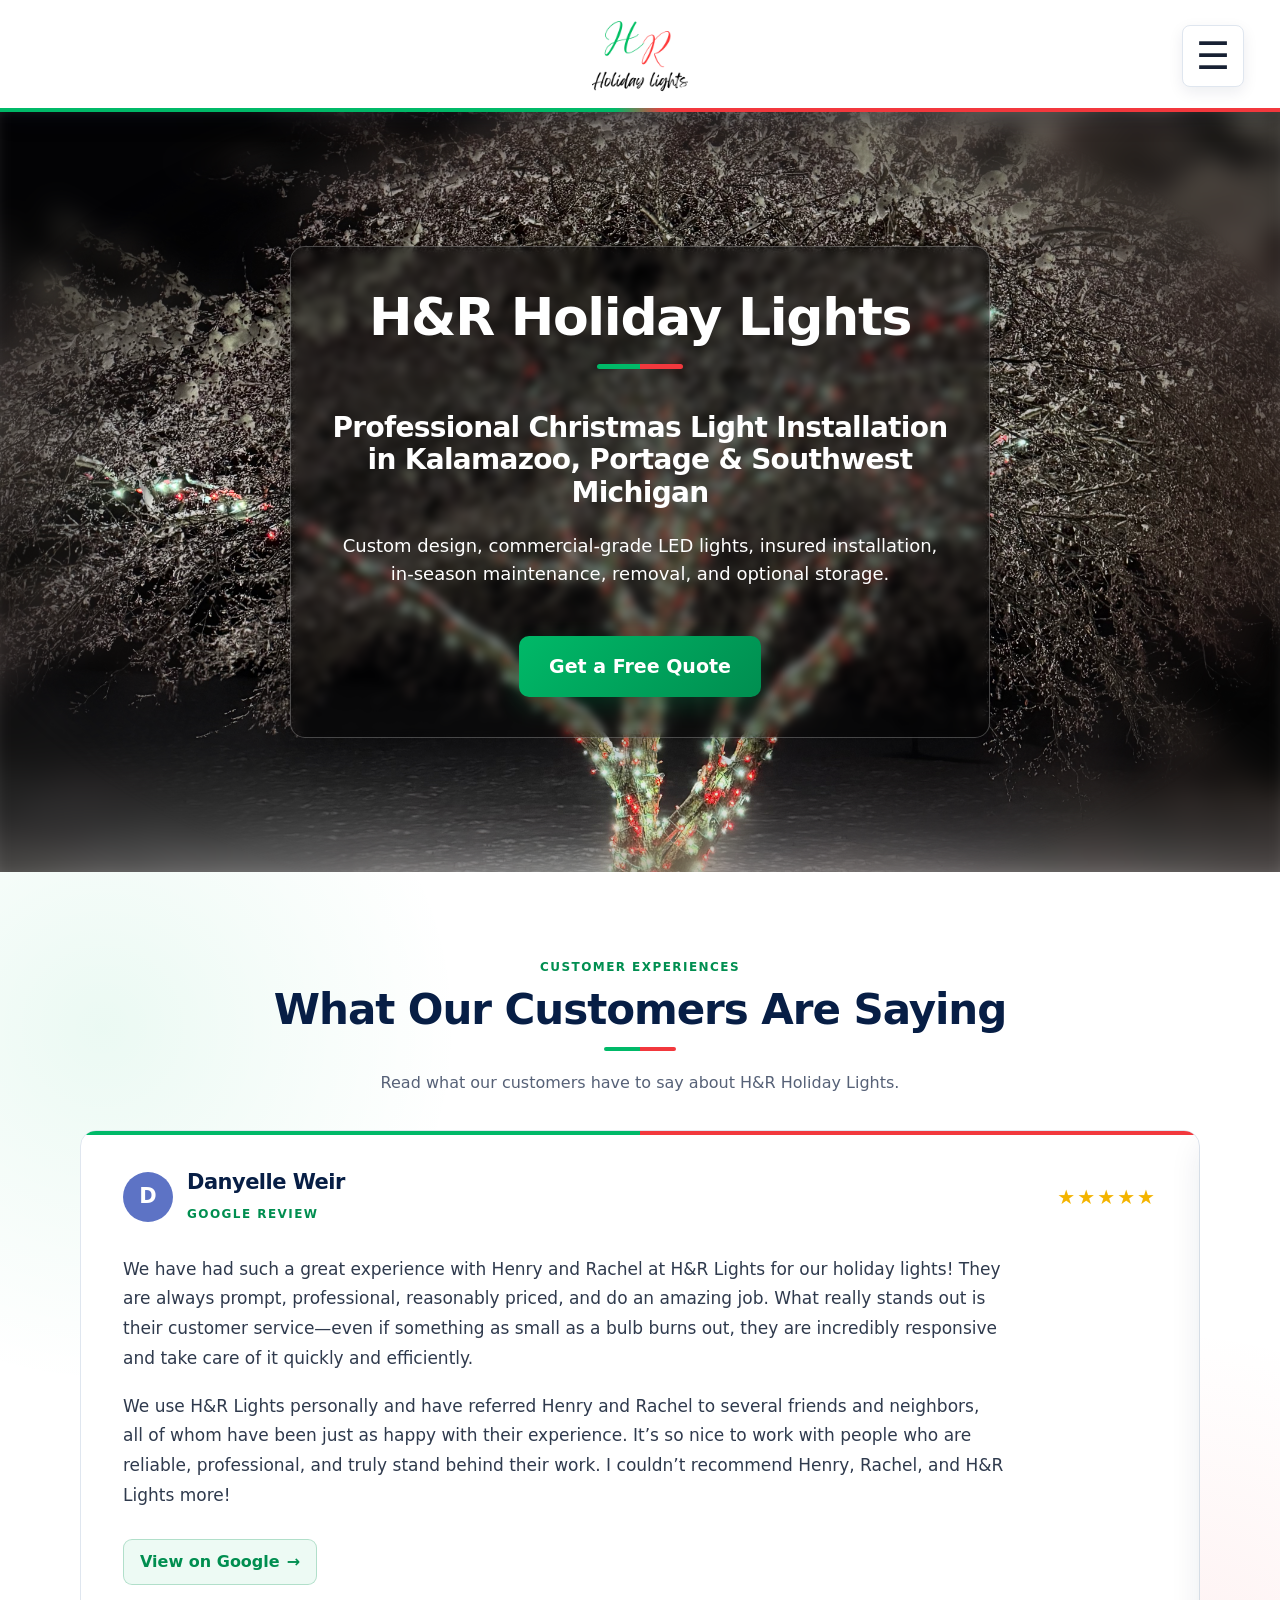
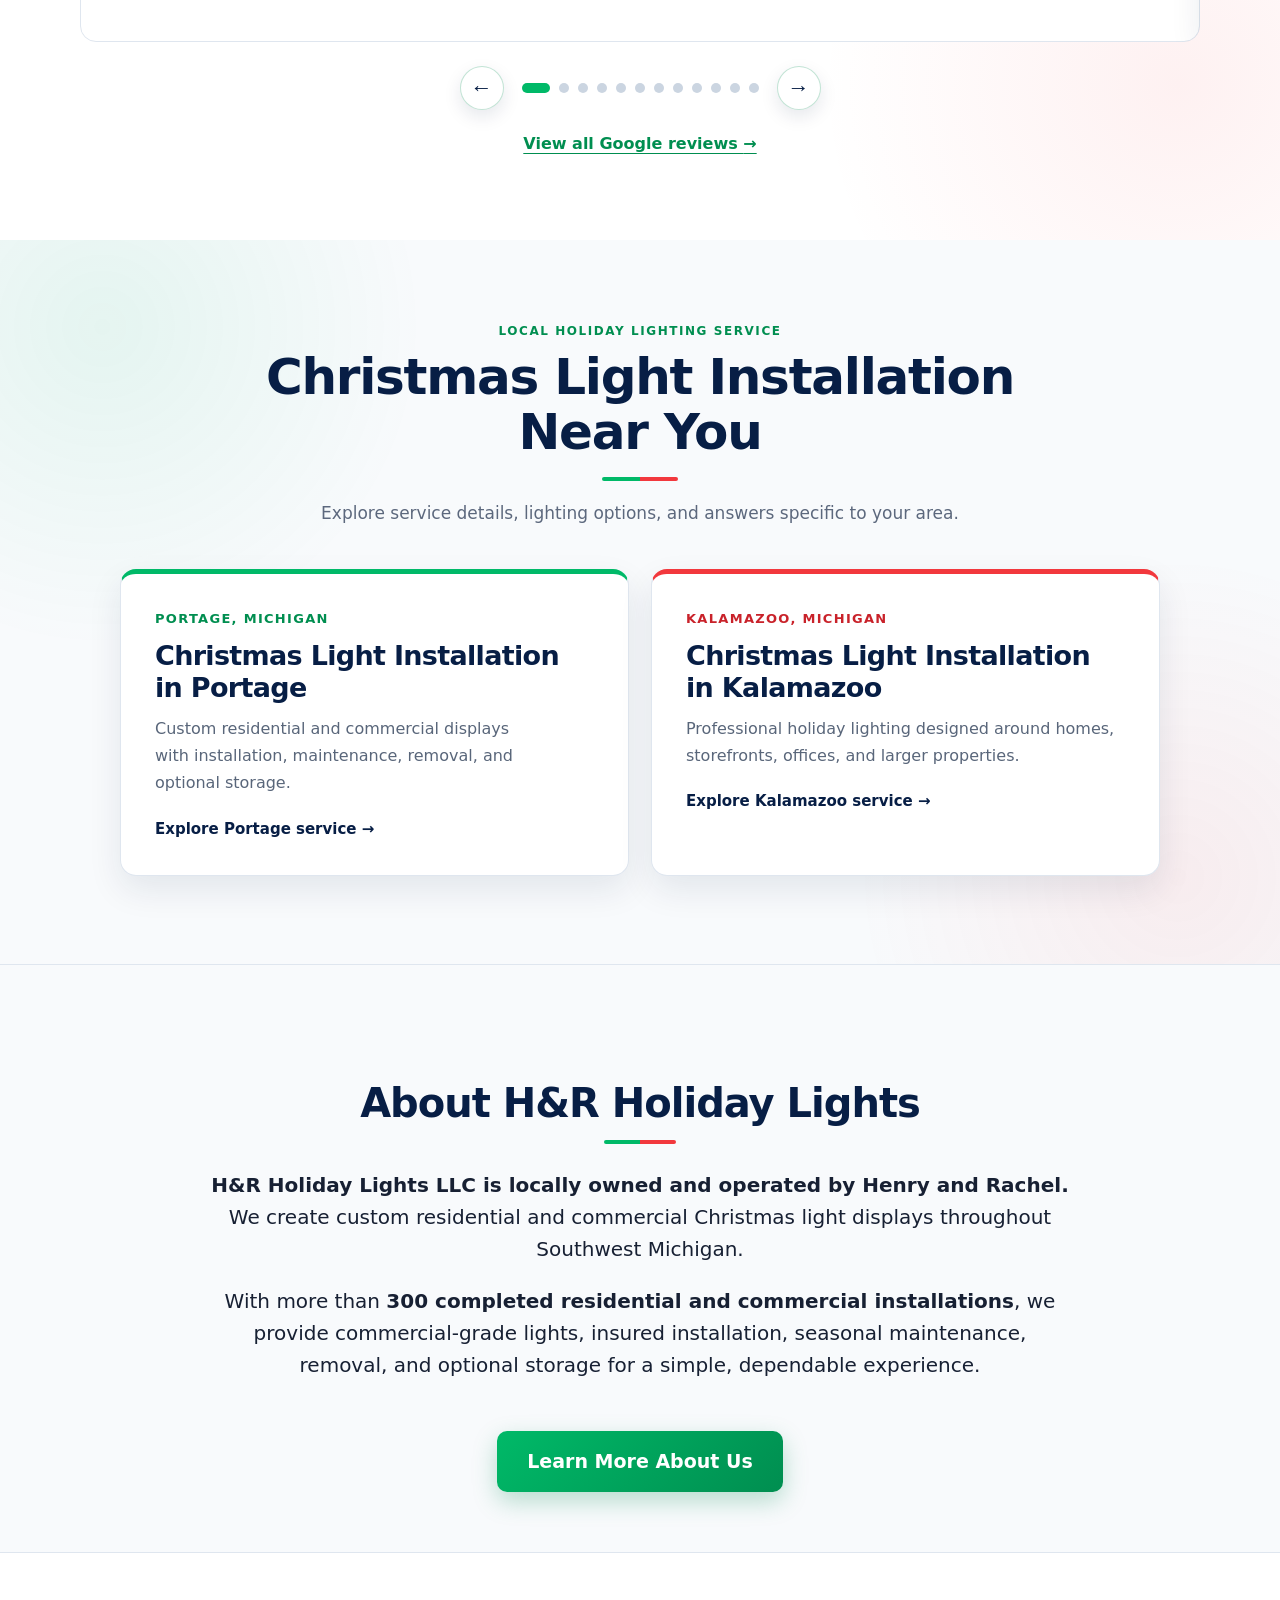
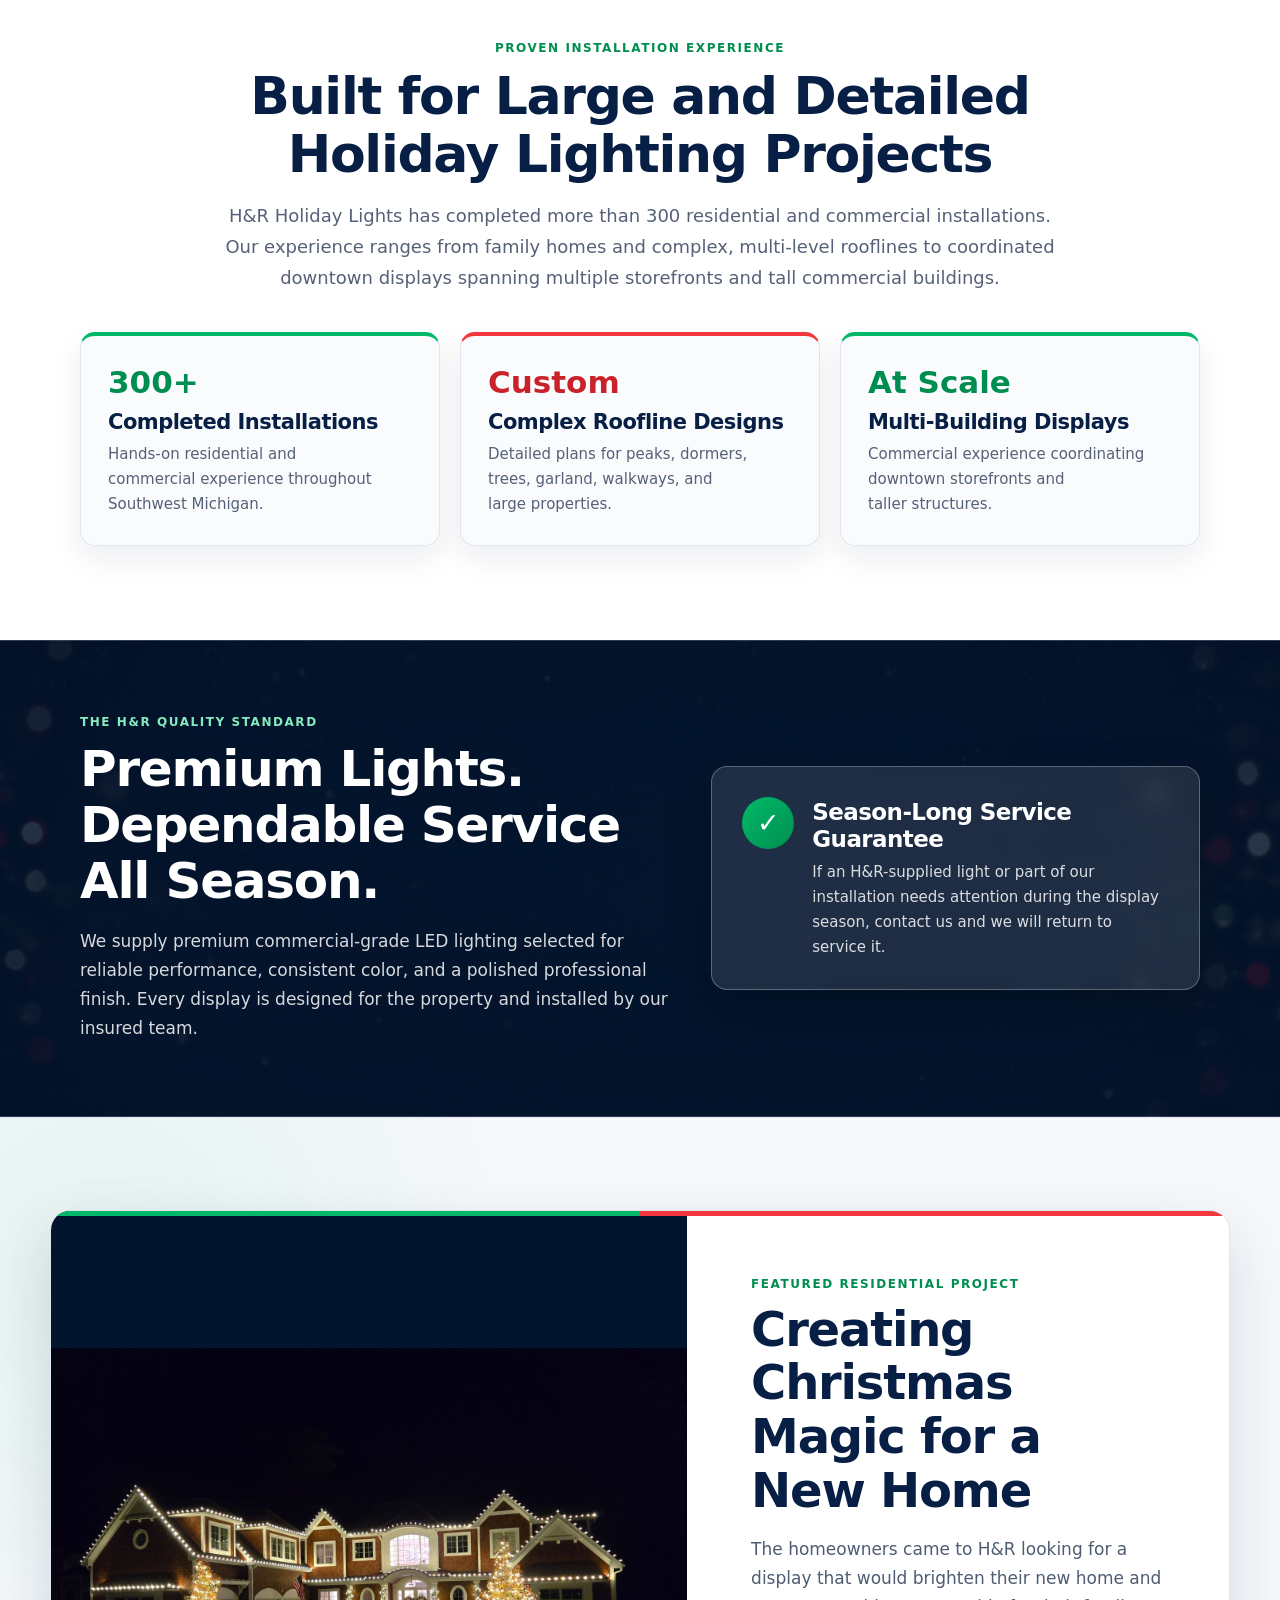
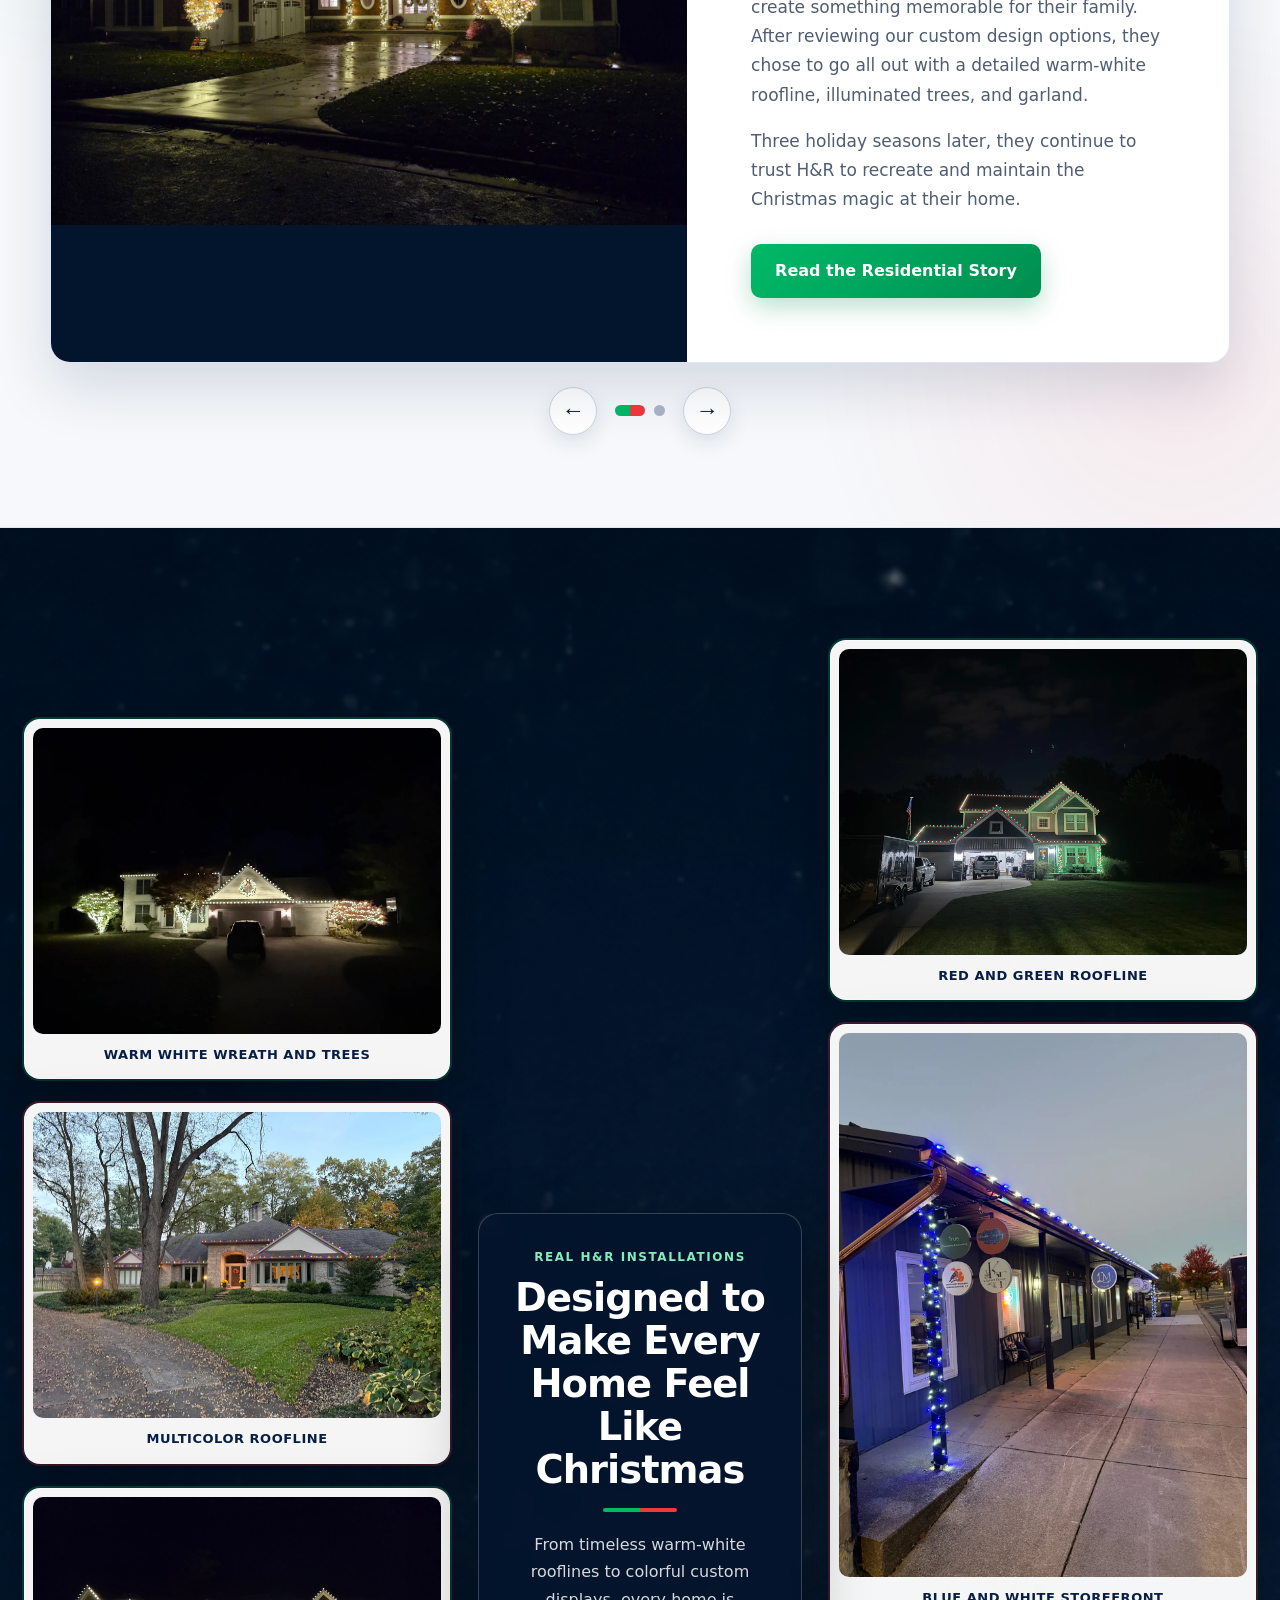
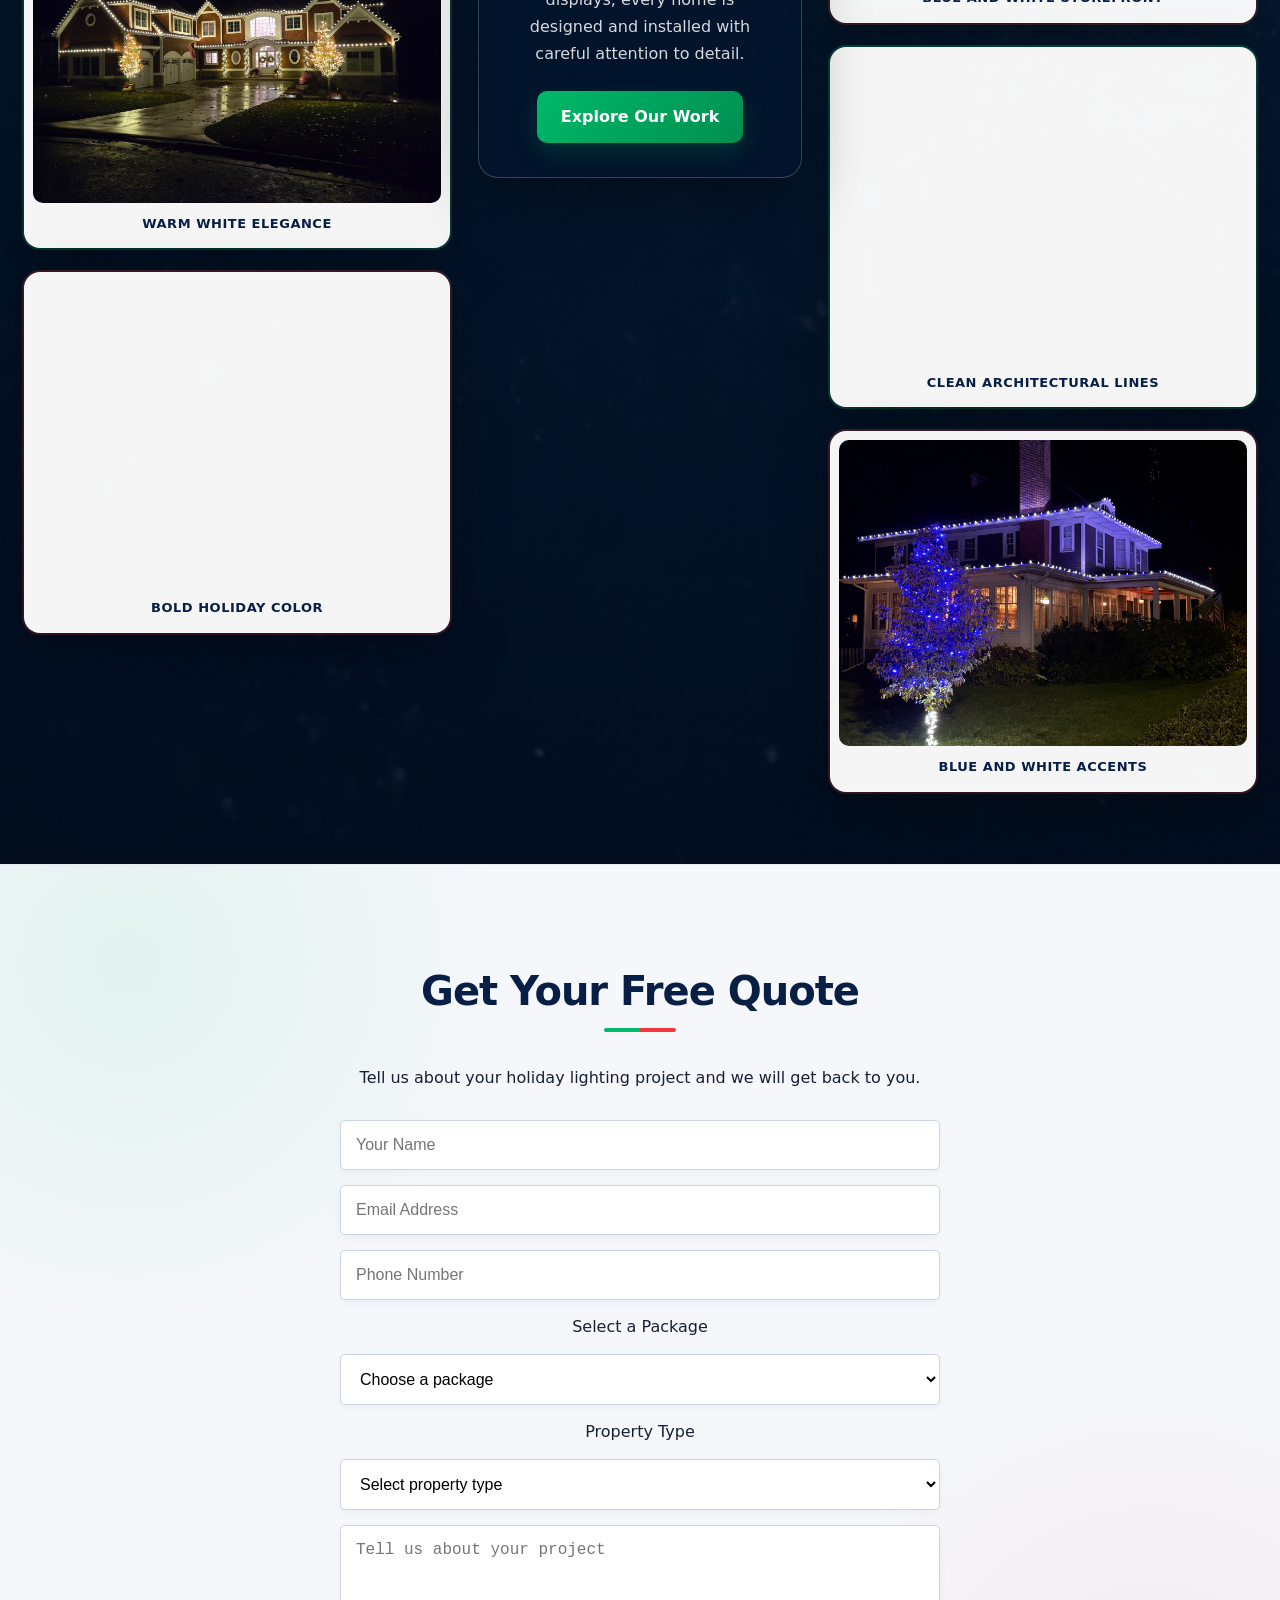
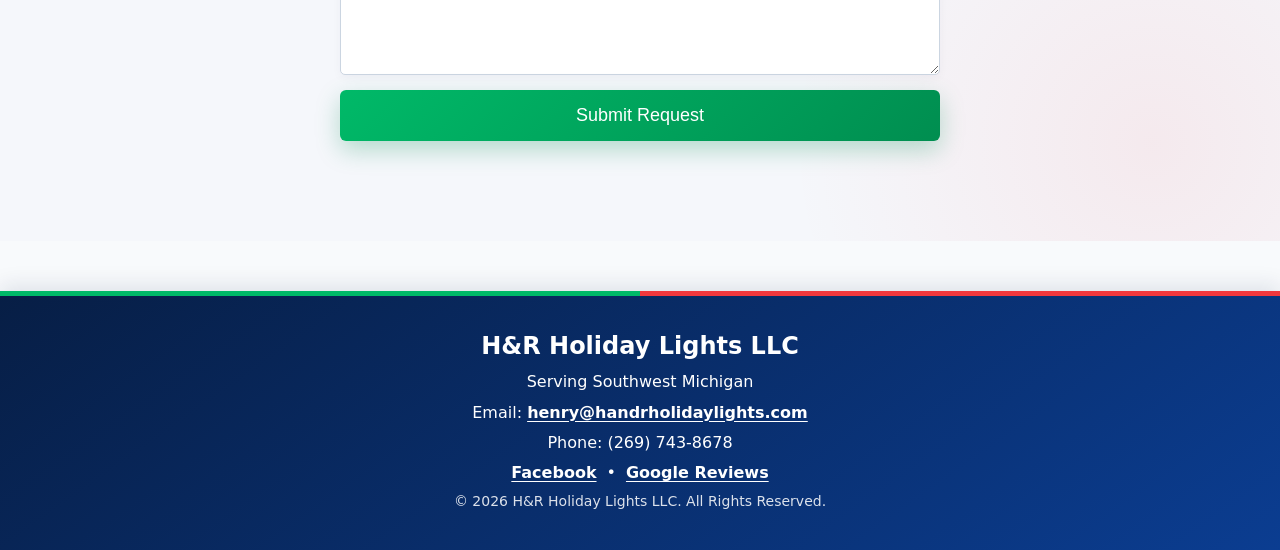
<file: index.html>
<!DOCTYPE html>
<html lang="en">
<head>
    <meta name="google-site-verification" content="_2QH058rKVSbukHlxL2NaWfy3OQTy9Jq-iwyfNPnvuQ" />
    <meta charset="UTF-8">
    <meta name="viewport" content="width=device-width, initial-scale=1.0">
    <title>Christmas Light Installation in Kalamazoo &amp; Portage, MI</title>
    <meta name="description" content="Professional residential and commercial Christmas light installation in Kalamazoo, Portage, and Southwest Michigan. Design, maintenance, removal, and storage.">
    <meta name="robots" content="index, follow, max-image-preview:large">
    <link rel="canonical" href="https://handrholidaylights.com/">
    <meta property="og:type" content="website">
    <meta property="og:site_name" content="H&amp;R Holiday Lights">
    <meta property="og:title" content="Christmas Light Installation in Kalamazoo &amp; Portage, MI">
    <meta property="og:description" content="Professional residential and commercial Christmas light installation in Kalamazoo, Portage, and Southwest Michigan.">
    <meta property="og:url" content="https://handrholidaylights.com/">
    <meta property="og:image" content="https://handrholidaylights.com/photos/Bandos.jpeg">
    <script type="application/ld+json">
    {
      "@context": "https://schema.org",
      "@graph": [
        {
          "@type": "Organization",
          "@id": "https://handrholidaylights.com/#business",
          "name": "H&R Holiday Lights LLC",
          "alternateName": "H&R Holiday Lights",
          "url": "https://handrholidaylights.com/",
          "logo": "https://handrholidaylights.com/photos/logo.png",
          "image": "https://handrholidaylights.com/photos/Bandos.jpeg",
          "description": "Locally owned professional holiday lighting company serving residential and commercial properties throughout Southwest Michigan.",
          "telephone": "+1-269-743-8678",
          "email": "henry@handrholidaylights.com",
          "areaServed": [
            {
              "@type": "City",
              "name": "Kalamazoo",
              "containedInPlace": {
                "@type": "State",
                "name": "Michigan"
              }
            },
            {
              "@type": "City",
              "name": "Portage",
              "containedInPlace": {
                "@type": "State",
                "name": "Michigan"
              }
            },
            {
              "@type": "AdministrativeArea",
              "name": "Southwest Michigan"
            }
          ],
          "founder": [
            {
              "@type": "Person",
              "name": "Henry"
            },
            {
              "@type": "Person",
              "name": "Rachel"
            }
          ],
          "sameAs": [
            "https://www.facebook.com/p/HR-Holiday-Lights-61552505682072/"
          ],
            "knowsAbout": [
                "Residential holiday lighting",
                "Commercial holiday lighting",
                "Large-scale multi-building holiday lighting",
                "Custom Christmas light design",
                "Professional holiday light installation",
                "Premium commercial-grade LED holiday lights",
                "Season-long service guarantee",
                "In-season lighting maintenance",
            "Holiday light removal and storage"
          ]
        },
        {
          "@type": "WebSite",
          "@id": "https://handrholidaylights.com/#website",
          "url": "https://handrholidaylights.com/",
          "name": "H&R Holiday Lights",
          "publisher": {
            "@id": "https://handrholidaylights.com/#business"
          },
          "inLanguage": "en-US"
        }
      ]
    }
    </script>
    <link rel="stylesheet" href="style.css">
</head>

<body>

<nav class="navbar">

    <div class="logo">
        <a href="index.html">
            <img src="photos/logo.png" alt="H&R Holiday Lights">
        </a>
    </div>

    <div class="menu">
        <button class="menu-button" onclick="toggleMenu()">☰</button>

        <div class="dropdown-menu">
            <a href="index.html">Home</a>
            <a href="services.html">Services</a>
            <a href="gallery.html">Our Work</a>
            <a href="packages.html">Packages</a>
            <a href="process.html">Our Process</a>
            <a href="about.html">About Us</a>
            <a href="portage-christmas-light-installation.html">Portage</a>
            <a href="kalamazoo-christmas-light-installation.html">Kalamazoo</a>
            <a href="faq.html">FAQ</a>
            <a href="index.html#quote">Free Quote</a>
        </div>
    </div>

</nav>

<!-- HERO SECTION -->
<section class="hero">
    <div class="hero-content">
        <h1>H&R Holiday Lights</h1>
        <h2>Professional Christmas Light Installation in Kalamazoo, Portage &amp; Southwest Michigan</h2>
        <p>
            Custom design, commercial-grade LED lights, insured installation,
            in-season maintenance, removal, and optional storage.
        </p>
        <a href="#quote" class="quote-button">Get a Free Quote</a>
    </div>
</section>


<!-- CUSTOMER REVIEW CARDS -->
<section class="reviews-showcase" aria-labelledby="reviews-heading">
    <div class="reviews-heading">
        <span>Customer experiences</span>
        <h2 id="reviews-heading">What Our Customers Are Saying</h2>
        <p>Read what our customers have to say about H&amp;R Holiday Lights.</p>
    </div>

    <div class="review-carousel" data-review-carousel aria-label="Customer Google reviews">
        <div class="review-viewport">
            <!-- Add new verified reviews as articles in this track; the carousel detects them automatically. -->
            <div class="review-track" data-review-track>
        <article class="review-card review-card-current review-slide" data-review-slide>
            <div class="review-card-top">
                <div class="reviewer">
                    <span class="reviewer-avatar" aria-hidden="true">D</span>
                    <div>
                        <h3>Danyelle Weir</h3>
                        <span class="review-card-source">Google Review</span>
                    </div>
                </div>
                <span class="review-card-stars" aria-label="5 out of 5 stars">★★★★★</span>
            </div>
            <blockquote>
                <p>We have had such a great experience with Henry and Rachel at H&amp;R Lights for our holiday lights! They are always prompt, professional, reasonably priced, and do an amazing job. What really stands out is their customer service—even if something as small as a bulb burns out, they are incredibly responsive and take care of it quickly and efficiently.</p>
                <p>We use H&amp;R Lights personally and have referred Henry and Rachel to several friends and neighbors, all of whom have been just as happy with their experience. It’s so nice to work with people who are reliable, professional, and truly stand behind their work. I couldn’t recommend Henry, Rachel, and H&amp;R Lights more!</p>
            </blockquote>
            <div class="review-actions">
                <a href="https://www.google.com/maps/contrib/112571270942368962581/reviews?hl=en" target="_blank" rel="noopener noreferrer">View on Google <span aria-hidden="true">→</span></a>
            </div>
        </article>

        <article class="review-card review-card-current review-slide" data-review-slide>
            <div class="review-card-top">
                <div class="reviewer">
                    <span class="reviewer-avatar" aria-hidden="true">J</span>
                    <div>
                        <h3>James Lininger</h3>
                        <span class="review-card-source">Google Review</span>
                    </div>
                </div>
                <span class="review-card-stars" aria-label="5 out of 5 stars">★★★★★</span>
            </div>
            <blockquote><p>We have used H+R Holiday Lights the past two seasons to add Christmas lights along the exterior of our house and in a tree at the entrance to our driveway. H + R are a delightful young couple that do very professional work while also working toward their college and post graduate degrees. They work by appointment and are on time and efficient. I’ve would recommend them highly and without reservation based on our experience.</p></blockquote>
            <div class="review-actions">
                <a href="https://www.google.com/search?q=H%26R+Holiday+Lights+Mattawan+MI+reviews" target="_blank" rel="noopener noreferrer">View on Google <span aria-hidden="true">→</span></a>
            </div>
        </article>

        <article class="review-card review-card-current review-slide" data-review-slide>
            <div class="review-card-top">
                <div class="reviewer">
                    <span class="reviewer-avatar" aria-hidden="true">J</span>
                    <div>
                        <h3>Jodi Bradley</h3>
                        <span class="review-card-source">Google Review</span>
                    </div>
                </div>
                <span class="review-card-stars" aria-label="5 out of 5 stars">★★★★★</span>
            </div>
            <blockquote><p>H&amp;R Lighting demonstrated exceptional quality and caring. Very professional! Looks beautiful. Would recommend to all my neighbors.</p></blockquote>
            <div class="review-actions">
                <a href="https://www.google.com/search?q=H%26R+Holiday+Lights+Mattawan+MI+reviews" target="_blank" rel="noopener noreferrer">View on Google <span aria-hidden="true">→</span></a>
            </div>
        </article>

        <article class="review-card review-card-current review-slide" data-review-slide>
            <div class="review-card-top">
                <div class="reviewer">
                    <span class="reviewer-avatar" aria-hidden="true">K</span>
                    <div>
                        <h3>Karen Wiese</h3>
                        <span class="review-card-source">Google Review</span>
                    </div>
                </div>
                <span class="review-card-stars" aria-label="5 out of 5 stars">★★★★★</span>
            </div>
            <blockquote><p>They do such a great job. Very meticulous. Super easy to work with. Would highly recommend</p></blockquote>
            <div class="review-actions">
                <a href="https://www.google.com/search?q=H%26R+Holiday+Lights+Mattawan+MI+reviews" target="_blank" rel="noopener noreferrer">View on Google <span aria-hidden="true">→</span></a>
            </div>
        </article>

        <article class="review-card review-card-current review-slide" data-review-slide>
            <div class="review-card-top">
                <div class="reviewer">
                    <span class="reviewer-avatar" aria-hidden="true">A</span>
                    <div>
                        <h3>Angela Harris</h3>
                        <span class="review-card-source">Google Review</span>
                    </div>
                </div>
                <span class="review-card-stars" aria-label="5 out of 5 stars">★★★★★</span>
            </div>
            <blockquote><p>Wonderful young couple that own and run this business! They’re super friendly, professional, easy to work with. They have some cool ways to help you pick what lights you want for your house. Highly recommend to anyone who loves the holiday lights but are unable to install them yourself.</p></blockquote>
            <div class="review-actions">
                <a href="https://www.google.com/search?q=H%26R+Holiday+Lights+Mattawan+MI+reviews" target="_blank" rel="noopener noreferrer">View on Google <span aria-hidden="true">→</span></a>
            </div>
        </article>

        <article class="review-card review-card-current review-slide" data-review-slide>
            <div class="review-card-top">
                <div class="reviewer">
                    <span class="reviewer-avatar" aria-hidden="true">S</span>
                    <div>
                        <h3>Sofia Cronen</h3>
                        <span class="review-card-source">Google Review</span>
                    </div>
                </div>
                <span class="review-card-stars" aria-label="5 out of 5 stars">★★★★★</span>
            </div>
            <blockquote><p>We had a great experience with this company hanging our Christmas lights! They did an amazing job, were professional, and made the entire process so easy. The lights look beautiful, and we couldn’t be happier with how everything turned out. They were great to work with, and we would absolutely recommend them to anyone looking to have their Christmas lights installed. We will definitely be using them again next year!</p></blockquote>
            <div class="review-actions">
                <a href="https://www.google.com/search?q=H%26R+Holiday+Lights+Mattawan+MI+reviews" target="_blank" rel="noopener noreferrer">View on Google <span aria-hidden="true">→</span></a>
            </div>
        </article>

        <article class="review-card review-card-current review-slide" data-review-slide>
            <div class="review-card-top">
                <div class="reviewer">
                    <span class="reviewer-avatar" aria-hidden="true">D</span>
                    <div>
                        <h3>Derrick Webster</h3>
                        <span class="review-card-source">Google Review</span>
                    </div>
                </div>
                <span class="review-card-stars" aria-label="5 out of 5 stars">★★★★★</span>
            </div>
            <blockquote><p>Henry has been doing my lights for a few years now. He’s very communicative and is quick to respond.</p>
<p>Last year we had strong winds and it knocked one of the strands down. Henry got out here very quick and put them back up at no cost!</p>
<p>Paying his way through college from the work he does sold me.</p>
<p>I highly recommend him!</p></blockquote>
            <div class="review-actions">
                <a href="https://www.google.com/search?q=H%26R+Holiday+Lights+Mattawan+MI+reviews" target="_blank" rel="noopener noreferrer">View on Google <span aria-hidden="true">→</span></a>
            </div>
        </article>

        <article class="review-card review-card-current review-slide" data-review-slide>
            <div class="review-card-top">
                <div class="reviewer">
                    <span class="reviewer-avatar" aria-hidden="true">L</span>
                    <div>
                        <h3>Lauren Wright</h3>
                        <span class="review-card-source">Google Review</span>
                    </div>
                </div>
                <span class="review-card-stars" aria-label="5 out of 5 stars">★★★★★</span>
            </div>
            <blockquote><p>I highly recommend H&amp;R Holiday Lights! They provide stunning lights, excellent communication, and thoughtful service. This is our second year using them and I couldn’t be happier with our lights!</p></blockquote>
            <div class="review-actions">
                <a href="https://www.google.com/search?q=H%26R+Holiday+Lights+Mattawan+MI+reviews" target="_blank" rel="noopener noreferrer">View on Google <span aria-hidden="true">→</span></a>
            </div>
        </article>

        <article class="review-card review-card-current review-slide" data-review-slide>
            <div class="review-card-top">
                <div class="reviewer">
                    <span class="reviewer-avatar" aria-hidden="true">S</span>
                    <div>
                        <h3>Shannon Lyons</h3>
                        <span class="review-card-source">Google Review</span>
                    </div>
                </div>
                <span class="review-card-stars" aria-label="5 out of 5 stars">★★★★★</span>
            </div>
            <blockquote><p>It’s been great working with Henry for our holiday lights! He communicates well, is timely in his responses, shows up when he says he’s going to, and does a great job with the actual lights. I feel like he’ll be doing our lights for years to come!</p></blockquote>
            <div class="review-actions">
                <a href="https://www.google.com/search?q=H%26R+Holiday+Lights+Mattawan+MI+reviews" target="_blank" rel="noopener noreferrer">View on Google <span aria-hidden="true">→</span></a>
            </div>
        </article>

        <article class="review-card review-card-current review-slide" data-review-slide>
            <div class="review-card-top">
                <div class="reviewer">
                    <span class="reviewer-avatar" aria-hidden="true">B</span>
                    <div>
                        <h3>Becky Aubuchon</h3>
                        <span class="review-card-source">Google Review</span>
                    </div>
                </div>
                <span class="review-card-stars" aria-label="5 out of 5 stars">★★★★★</span>
            </div>

            <blockquote>
                <p>
                    H &amp; R Holiday Lights has been doing the Christmas lights on my home for the past four years,
                    and they do an exceptional job every single year! They take the time to line the house exactly
                    the way I like it, and it always looks beautiful.
                </p>
                <p>
                    Their prices are great, but what really sets them apart is their customer service. They’re
                    reliable, easy to work with, and genuinely care about making sure you’re happy with the finished
                    product. It’s so nice to have one less thing to worry about during the busy holiday season!
                </p>
                <p>
                    I highly recommend H &amp; R Holiday Lights and look forward to having them light up my home again
                    this Christmas! 🎄✨
                </p>
            </blockquote>

            <div class="review-actions">
                <a
                    href="https://www.google.com/search?q=H%26R+Holiday+Lights+Mattawan+MI+reviews"
                    target="_blank"
                    rel="noopener noreferrer">
                    View on Google <span aria-hidden="true">→</span>
                </a>
                <a
                    class="facebook-link"
                    href="https://www.facebook.com/p/HR-Holiday-Lights-61552505682072/"
                    target="_blank"
                    rel="noopener noreferrer">
                    Visit us on Facebook <span aria-hidden="true">→</span>
                </a>
            </div>
        </article>

        <article class="review-card review-card-current review-slide" data-review-slide>
            <div class="review-card-top">
                <div class="reviewer">
                    <span class="reviewer-avatar" aria-hidden="true">P</span>
                    <div>
                        <h3>Peggy Burco</h3>
                        <span class="review-card-source">Google Review</span>
                    </div>
                </div>
                <span class="review-card-stars" aria-label="5 out of 5 stars">★★★★★</span>
            </div>

            <blockquote>
                <p>
                    We’ve used Henry for 2 years and scheduled for this year. Always professional,
                    on time and does what he says. His prices are great too! Couldn’t be more satisfied!
                </p>
            </blockquote>

            <div class="review-actions">
                <a
                    href="https://www.google.com/search?q=H%26R+Holiday+Lights+Mattawan+MI+reviews"
                    target="_blank"
                    rel="noopener noreferrer">
                    View on Google <span aria-hidden="true">→</span>
                </a>
            </div>
        </article>

        <article class="review-card review-card-current review-slide" data-review-slide>
            <div class="review-card-top">
                <div class="reviewer">
                    <span class="reviewer-avatar" aria-hidden="true">Z</span>
                    <div>
                        <h3>Zena Burns</h3>
                        <span class="review-card-source">Google Review</span>
                    </div>
                </div>
                <span class="review-card-stars" aria-label="5 out of 5 stars">★★★★★</span>
            </div>

            <blockquote>
                <p>
                    Working with H&amp;R was a great experience. Their quality and professionalism were both
                    fantastic. We were so impressed when they came out to give us our initial quote. They quickly
                    provided a color-coded photo of our home with different options that we could mix and match to
                    fit our budget. We also felt like they were truly invested in making our home look great.
                </p>
                <p>
                    We wanted to mix it up a bit with the colors, and their collaboration and idea-sharing were very
                    much appreciated. It's so great to work with a company that's quick to respond, too. We're looking
                    forward to having them back this season. Highly recommend!
                </p>
            </blockquote>

            <div class="review-actions">
                <a
                    href="https://www.google.com/search?q=H%26R+Holiday+Lights+Mattawan+MI+reviews"
                    target="_blank"
                    rel="noopener noreferrer">
                    View on Google <span aria-hidden="true">→</span>
                </a>
            </div>
        </article>
            </div>
        </div>
        <div class="review-carousel-controls" data-review-controls>
            <button type="button" class="review-arrow" data-review-previous aria-label="Show previous review">←</button>
            <div class="review-dots" data-review-dots aria-label="Choose a review"></div>
            <button type="button" class="review-arrow" data-review-next aria-label="Show next review">→</button>
        </div>
        <a class="review-all-link" href="https://www.google.com/search?q=H%26R+Holiday+Lights+Mattawan+MI+reviews" target="_blank" rel="noopener noreferrer">View all Google reviews <span aria-hidden="true">→</span></a>
    </div>
</section>


<!-- LOCAL SERVICE AREAS -->
<section class="home-service-areas" aria-labelledby="service-areas-heading">
    <div class="location-section-heading">
        <span class="project-story-label">Local holiday lighting service</span>
        <h2 id="service-areas-heading">Christmas Light Installation Near You</h2>
        <p>Explore service details, lighting options, and answers specific to your area.</p>
    </div>

    <div class="home-service-area-grid">
        <a href="portage-christmas-light-installation.html" class="home-service-area-card">
            <span>Portage, Michigan</span>
            <h3>Christmas Light Installation in Portage</h3>
            <p>Custom residential and commercial displays with installation, maintenance, removal, and optional storage.</p>
            <strong>Explore Portage service <span aria-hidden="true">→</span></strong>
        </a>

        <a href="kalamazoo-christmas-light-installation.html" class="home-service-area-card">
            <span>Kalamazoo, Michigan</span>
            <h3>Christmas Light Installation in Kalamazoo</h3>
            <p>Professional holiday lighting designed around homes, storefronts, offices, and larger properties.</p>
            <strong>Explore Kalamazoo service <span aria-hidden="true">→</span></strong>
        </a>
    </div>
</section>


<!-- ABOUT US SECTION -->
<section class="about">

    <h2>About H&R Holiday Lights</h2>

    <p>
        <strong>H&R Holiday Lights LLC is locally owned and operated by Henry and Rachel.</strong>
        We create custom residential and commercial Christmas light displays
        throughout Southwest Michigan.
    </p>

    <p>
        With more than <strong>300 completed residential and commercial installations</strong>,
        we provide commercial-grade lights, insured installation, seasonal maintenance,
        removal, and optional storage for a simple, dependable experience.
    </p>

    <a href="about.html" class="quote-button">
        Learn More About Us
    </a>

</section>


<!-- CAPACITY AND EXPERIENCE -->
<section class="capacity-proof" aria-labelledby="capacity-heading">
    <div class="capacity-proof-heading">
        <span class="project-story-label">Proven installation experience</span>
        <h2 id="capacity-heading">Built for Large and Detailed Holiday Lighting Projects</h2>
        <p>
            H&R Holiday Lights has completed more than 300 residential and commercial
            installations. Our experience ranges from family homes and complex,
            multi-level rooflines to coordinated downtown displays spanning multiple
            storefronts and tall commercial buildings.
        </p>
    </div>

    <div class="capacity-proof-grid">
        <article>
            <strong>300+</strong>
            <h3>Completed Installations</h3>
            <p>Hands-on residential and commercial experience throughout Southwest Michigan.</p>
        </article>
        <article>
            <strong>Custom</strong>
            <h3>Complex Roofline Designs</h3>
            <p>Detailed plans for peaks, dormers, trees, garland, walkways, and large properties.</p>
        </article>
        <article>
            <strong>At Scale</strong>
            <h3>Multi-Building Displays</h3>
            <p>Commercial experience coordinating downtown storefronts and taller structures.</p>
        </article>
    </div>

</section>


<!-- QUALITY AND SERVICE PROMISE -->
<section class="quality-promise" aria-labelledby="quality-promise-heading">
    <div class="quality-promise-copy">
        <span class="project-story-label">The H&R quality standard</span>
        <h2 id="quality-promise-heading">Premium Lights. Dependable Service All Season.</h2>
        <p>
            We supply premium commercial-grade LED lighting selected for reliable
            performance, consistent color, and a polished professional finish. Every
            display is designed for the property and installed by our insured team.
        </p>
    </div>

    <div class="service-guarantee">
        <span aria-hidden="true">✓</span>
        <div>
            <h3>Season-Long Service Guarantee</h3>
            <p>
                If an H&R-supplied light or part of our installation needs attention
                during the display season, contact us and we will return to service it.
            </p>
        </div>
    </div>
</section>


<!-- FEATURED PROJECT STORY -->
<section class="featured-project project-carousel" aria-label="Featured residential and commercial project stories" data-project-carousel>
    <div class="project-carousel-track">
        <article class="featured-project-inner project-slide is-active" data-project-slide>
            <figure class="featured-project-media">
                <img
                    src="photos/Bandos.jpeg"
                    alt="Large Southwest Michigan home with warm-white lights outlining multiple rooflines, peaks, front trees, and the entry"
                    width="1600"
                    height="1200"
                    loading="lazy"
                    decoding="async">
            </figure>

            <div class="featured-project-copy">
                <span class="project-story-label">Featured residential project</span>
                <h2>Creating Christmas Magic for a New Home</h2>
                <p>
                    The homeowners came to H&R looking for a display that would brighten their
                    new home and create something memorable for their family. After reviewing
                    our custom design options, they chose to go all out with a detailed
                    warm-white roofline, illuminated trees, and garland.
                </p>
                <p>
                    Three holiday seasons later, they continue to trust H&R to recreate and
                    maintain the Christmas magic at their home.
                </p>
                <a href="gallery.html#project-stories" class="quote-button">Read the Residential Story</a>
            </div>
        </article>

        <article class="featured-project-inner project-slide project-slide-commercial" data-project-slide hidden>
            <a
                class="featured-project-media project-slide-video-link"
                href="commercial.html#dowagiac-project"
                aria-label="View the Downtown Dowagiac project story and video">
                <img
                    src="videos/commercial-display-poster.jpg"
                    alt="Downtown Dowagiac storefronts outlined with coordinated holiday lighting"
                    width="910"
                    height="512"
                    loading="lazy"
                    decoding="async">
                <span aria-hidden="true">▶</span>
            </a>

            <div class="featured-project-copy">
                <span class="project-story-label">Featured commercial project</span>
                <h2>Christmas Magic Returns to Downtown Dowagiac</h2>
                <p>
                    After years of wanting to refresh the downtown Christmas atmosphere,
                    Dowagiac turned to H&R for a coordinated display spanning multiple
                    storefronts and tall structures.
                </p>
                <p>
                    H&R continues to support the project with year-round planning and
                    seasonal maintenance, helping the downtown display shine year after year.
                </p>
                <ul class="commercial-proof-list project-carousel-proof" aria-label="Dowagiac project highlights">
                    <li>Multi-building display</li>
                    <li>Tall structures</li>
                    <li>Ongoing service</li>
                </ul>
                <a href="commercial.html#dowagiac-project" class="quote-button">View the Story &amp; Video</a>
            </div>
        </article>
    </div>

    <div class="project-carousel-controls" aria-label="Featured project controls">
        <button type="button" class="project-carousel-arrow" data-project-previous aria-label="Show previous project">←</button>
        <div class="project-carousel-dots">
            <button type="button" class="is-active" data-project-dot aria-label="Show residential project" aria-current="true"></button>
            <button type="button" data-project-dot aria-label="Show Downtown Dowagiac project"></button>
        </div>
        <button type="button" class="project-carousel-arrow" data-project-next aria-label="Show next project">→</button>
    </div>
</section>


<!-- WINTER INSTALLATION SHOWCASE -->
<section class="gallery holiday-showcase" aria-labelledby="showcase-heading">
    <div class="showcase-inner">
        <div class="showcase-photo-column showcase-photo-column-left">
            <figure class="showcase-photo">
                <img src="photos/warm-white-wreath-and-trees.webp" alt="Warm white roofline, illuminated wreath, and wrapped trees" width="1600" height="1200" loading="lazy" decoding="async">
                <figcaption>Warm white wreath and trees</figcaption>
            </figure>

            <figure class="showcase-photo">
                <img src="photos/multicolor-roofline.webp" alt="Multicolor Christmas lights outlining a brick home at dusk" width="1600" height="1200" loading="lazy" decoding="async">
                <figcaption>Multicolor roofline</figcaption>
            </figure>

            <figure class="showcase-photo">
                <img src="photos/Bandos.jpeg" alt="Large home outlined with warm white holiday lights" width="1600" height="1200" loading="lazy" decoding="async">
                <figcaption>Warm white elegance</figcaption>
            </figure>

            <figure class="showcase-photo">
                <img src="photos/Bethany.jpeg" alt="Home outlined with bright multicolor Christmas lights" width="2000" height="1500" loading="lazy" decoding="async">
                <figcaption>Bold holiday color</figcaption>
            </figure>
        </div>

        <div class="showcase-copy">
            <span class="showcase-eyebrow">Real H&amp;R installations</span>
            <h2 id="showcase-heading">Designed to Make Every Home Feel Like Christmas</h2>
            <p>
                From timeless warm-white rooflines to colorful custom displays,
                every home is designed and installed with careful attention to detail.
            </p>
            <a href="gallery.html" class="quote-button">Explore Our Work</a>
        </div>

        <div class="showcase-photo-column showcase-photo-column-right">
            <figure class="showcase-photo">
                <img src="photos/red-green-roofline.webp" alt="Red and green Christmas lights along a home’s roofline and porch columns" width="1600" height="1200" loading="lazy" decoding="async">
                <figcaption>Red and green roofline</figcaption>
            </figure>

            <figure class="showcase-photo">
                <img src="photos/blue-white-storefront.webp" alt="Blue and white holiday lights along a storefront roofline and wrapped posts" width="1200" height="1600" loading="lazy" decoding="async">
                <figcaption>Blue and white storefront</figcaption>
            </figure>

            <figure class="showcase-photo">
                <img src="photos/Eric.jpeg" alt="Wide home with a crisp warm white roofline display" width="4032" height="3024" loading="lazy" decoding="async">
                <figcaption>Clean architectural lines</figcaption>
            </figure>

            <figure class="showcase-photo">
                <img src="photos/Blue.jpeg" alt="Two-story home decorated with blue and white holiday lights" width="5712" height="4284" loading="lazy" decoding="async">
                <figcaption>Blue and white accents</figcaption>
            </figure>
        </div>
    </div>
</section>




<!-- QUOTE SECTION -->
<section class="quote" id="quote">

    <h2>Get Your Free Quote</h2>

    <p>
        Tell us about your holiday lighting project and we will get back to you.
    </p>

    <form action="https://formspree.io/f/xqpzarww" method="POST">

    <input
        type="text"
        name="name"
        placeholder="Your Name"
        required>

    <input
        type="email"
        name="email"
        placeholder="Email Address"
        required>

    <input
        type="tel"
        name="phone"
        placeholder="Phone Number">

<label for="package">Select a Package</label>

<select id="package" name="package" required>
    <option value="">Choose a package</option>
    <option value="Classic Package">Classic Package ($650 - $1,200)</option>
    <option value="Premium Package">Premium Package ($1,200 - $2,300)</option>
    <option value="Signature Package">Signature Package ($2,300+)</option>
    <option value="Commercial Package">Commercial Package (Custom Quote)</option>
</select>
<label for="property">Property Type</label>

<select id="property" name="property" required>
    <option value="">Select property type</option>
    <option value="Residential Home">Residential Home</option>
    <option value="Business">Business</option>
    <option value="Church">Church</option>
    <option value="Apartment / HOA">Apartment / HOA</option>
</select>
    <textarea
        name="message"
        placeholder="Tell us about your project"
        required></textarea>

    <button type="submit">
        Submit Request
    </button>

</form>
</section>
<footer>

    <p>H&R Holiday Lights LLC</p>

    <p>Serving Southwest Michigan</p>

    <p>Email: <a href="mailto:henry@handrholidaylights.com">henry@handrholidaylights.com</a></p>

    <p>Phone: (269) 743-8678</p>

    <p class="footer-socials">
        <a href="https://www.facebook.com/p/HR-Holiday-Lights-61552505682072/" target="_blank" rel="noopener noreferrer">Facebook</a>
        <span aria-hidden="true">•</span>
        <a href="https://www.google.com/search?q=H%26R+Holiday+Lights+Mattawan+MI+reviews" target="_blank" rel="noopener noreferrer">Google Reviews</a>
    </p>

    <p>© 2026 H&R Holiday Lights LLC. All Rights Reserved.</p>

</footer>
<script>
function toggleMenu() {
    document.querySelector(".dropdown-menu").classList.toggle("show");
}

const projectCarousel = document.querySelector("[data-project-carousel]");

if (projectCarousel) {
    const projectSlides = Array.from(projectCarousel.querySelectorAll("[data-project-slide]"));
    const projectDots = Array.from(projectCarousel.querySelectorAll("[data-project-dot]"));
    const previousProject = projectCarousel.querySelector("[data-project-previous]");
    const nextProject = projectCarousel.querySelector("[data-project-next]");
    const reduceMotion = window.matchMedia("(prefers-reduced-motion: reduce)").matches;
    let activeProject = 0;
    let projectTimer;

    function showProject(index) {
        activeProject = (index + projectSlides.length) % projectSlides.length;

        projectSlides.forEach((slide, slideIndex) => {
            const isActive = slideIndex === activeProject;
            slide.hidden = !isActive;
            slide.classList.toggle("is-active", isActive);
            slide.setAttribute("aria-hidden", String(!isActive));
        });

        projectDots.forEach((dot, dotIndex) => {
            const isActive = dotIndex === activeProject;
            dot.classList.toggle("is-active", isActive);
            if (isActive) {
                dot.setAttribute("aria-current", "true");
            } else {
                dot.removeAttribute("aria-current");
            }
        });
    }

    function stopProjectRotation() {
        window.clearInterval(projectTimer);
    }

    function startProjectRotation() {
        stopProjectRotation();
        if (!reduceMotion) {
            projectTimer = window.setInterval(() => showProject(activeProject + 1), 8000);
        }
    }

    previousProject.addEventListener("click", () => {
        showProject(activeProject - 1);
        startProjectRotation();
    });

    nextProject.addEventListener("click", () => {
        showProject(activeProject + 1);
        startProjectRotation();
    });

    projectDots.forEach((dot, index) => {
        dot.addEventListener("click", () => {
            showProject(index);
            startProjectRotation();
        });
    });

    projectCarousel.addEventListener("mouseenter", stopProjectRotation);
    projectCarousel.addEventListener("mouseleave", startProjectRotation);
    projectCarousel.addEventListener("focusin", stopProjectRotation);
    projectCarousel.addEventListener("focusout", (event) => {
        if (!projectCarousel.contains(event.relatedTarget)) {
            startProjectRotation();
        }
    });

    showProject(0);
    startProjectRotation();
}

const reviewCarousel = document.querySelector("[data-review-carousel]");

if (reviewCarousel) {
    const reviewTrack = reviewCarousel.querySelector("[data-review-track]");
    const reviewSlides = Array.from(reviewCarousel.querySelectorAll("[data-review-slide]"));
    const reviewDots = reviewCarousel.querySelector("[data-review-dots]");
    const reviewControls = reviewCarousel.querySelector("[data-review-controls]");
    const previousReview = reviewCarousel.querySelector("[data-review-previous]");
    const nextReview = reviewCarousel.querySelector("[data-review-next]");
    const reduceReviewMotion = window.matchMedia("(prefers-reduced-motion: reduce)").matches;
    let activeReview = 0;
    let reviewTimer;
    let reviewTouchStart = 0;

    const reviewDotButtons = reviewSlides.map((slide, index) => {
        const dot = document.createElement("button");
        dot.type = "button";
        dot.setAttribute("aria-label", `Show review ${index + 1}`);
        dot.addEventListener("click", () => {
            showReview(index);
            startReviewRotation();
        });
        reviewDots.appendChild(dot);
        return dot;
    });

    function showReview(index) {
        activeReview = (index + reviewSlides.length) % reviewSlides.length;
        reviewTrack.style.transform = `translateX(-${activeReview * 100}%)`;
        reviewSlides.forEach((slide, slideIndex) => {
            slide.setAttribute("aria-hidden", String(slideIndex !== activeReview));
        });
        reviewDotButtons.forEach((dot, dotIndex) => {
            const isActive = dotIndex === activeReview;
            dot.classList.toggle("is-active", isActive);
            dot.setAttribute("aria-current", isActive ? "true" : "false");
        });
    }

    function stopReviewRotation() {
        window.clearInterval(reviewTimer);
    }

    function startReviewRotation() {
        stopReviewRotation();
        if (!reduceReviewMotion && reviewSlides.length > 1) {
            reviewTimer = window.setInterval(() => showReview(activeReview + 1), 6500);
        }
    }

    previousReview.addEventListener("click", () => {
        showReview(activeReview - 1);
        startReviewRotation();
    });
    nextReview.addEventListener("click", () => {
        showReview(activeReview + 1);
        startReviewRotation();
    });
    reviewCarousel.addEventListener("mouseenter", stopReviewRotation);
    reviewCarousel.addEventListener("mouseleave", startReviewRotation);
    reviewCarousel.addEventListener("focusin", stopReviewRotation);
    reviewCarousel.addEventListener("focusout", (event) => {
        if (!reviewCarousel.contains(event.relatedTarget)) startReviewRotation();
    });
    reviewCarousel.addEventListener("touchstart", (event) => {
        reviewTouchStart = event.changedTouches[0].clientX;
        stopReviewRotation();
    }, { passive: true });
    reviewCarousel.addEventListener("touchend", (event) => {
        const distance = event.changedTouches[0].clientX - reviewTouchStart;
        if (Math.abs(distance) > 45 && reviewSlides.length > 1) {
            showReview(activeReview + (distance < 0 ? 1 : -1));
        }
        startReviewRotation();
    }, { passive: true });

    reviewControls.hidden = reviewSlides.length <= 1;
    showReview(0);
    startReviewRotation();
}
</script>
</body>
</html>
</file>
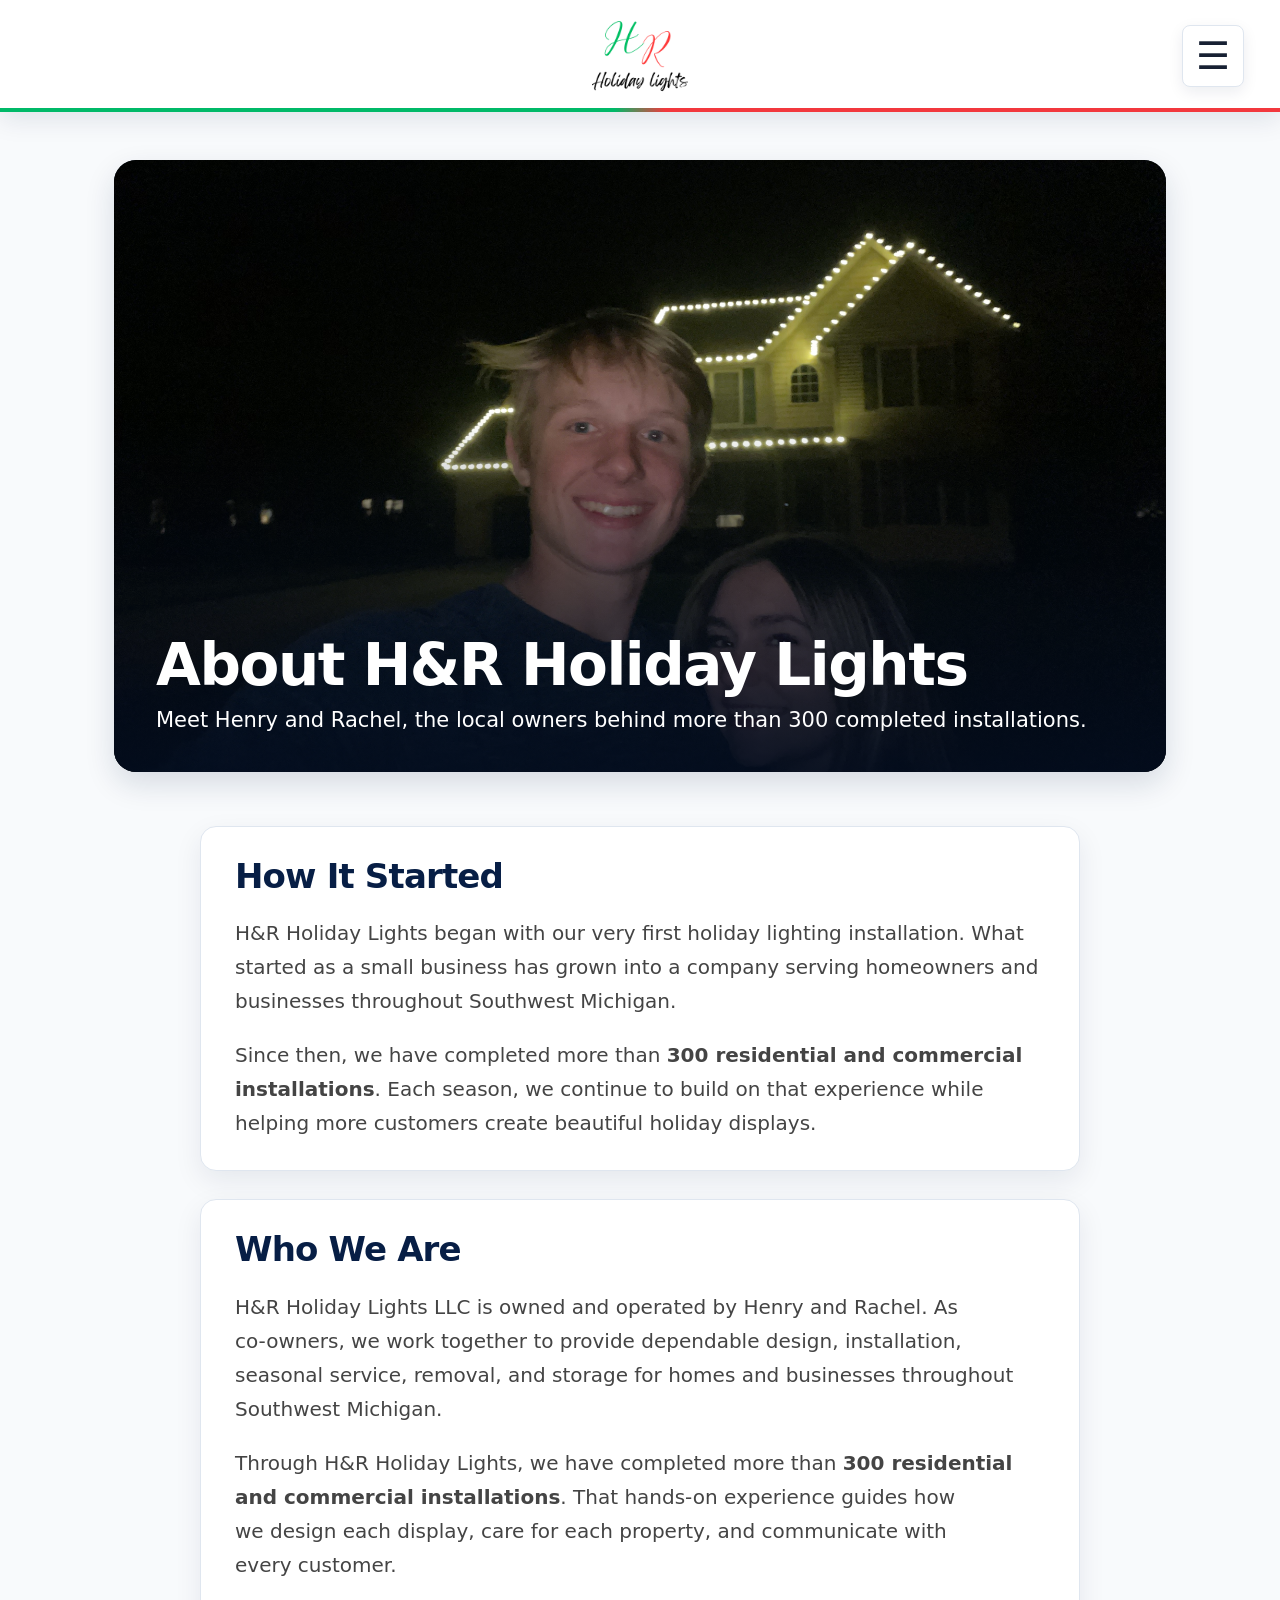
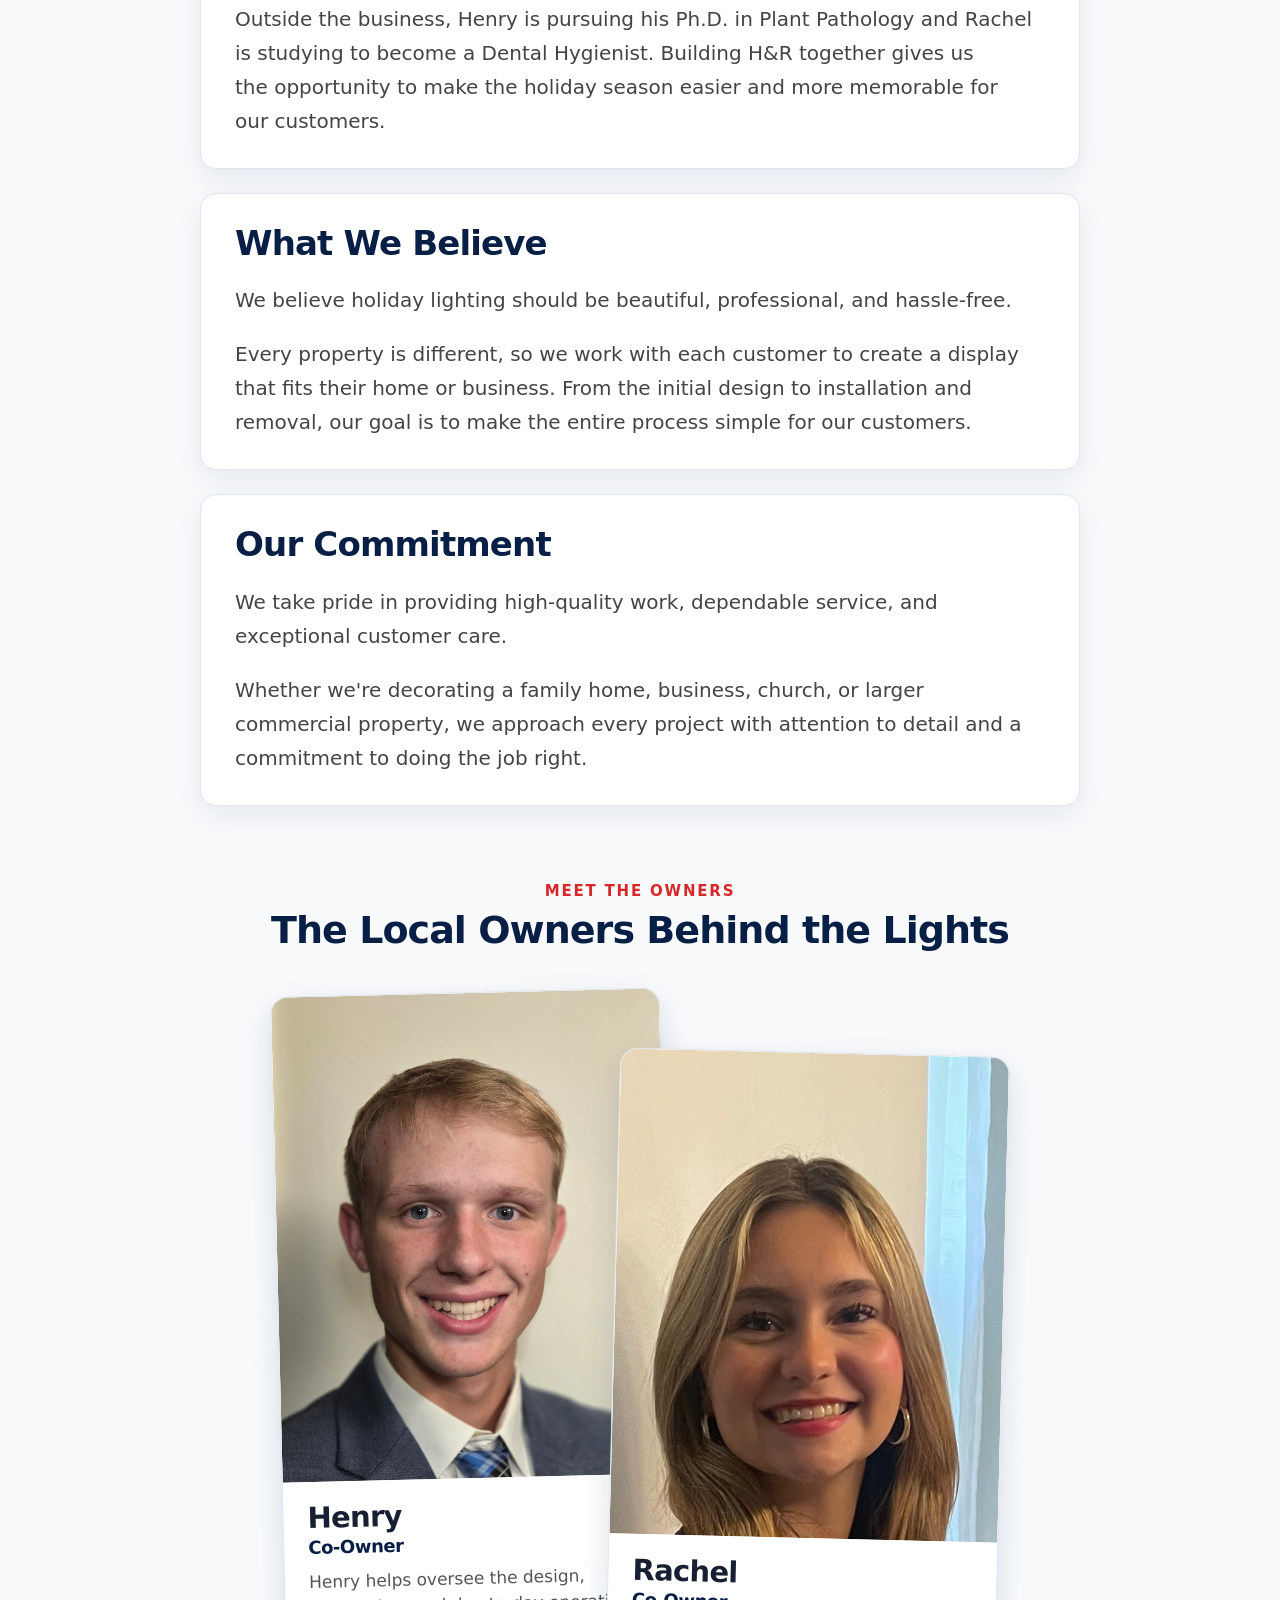
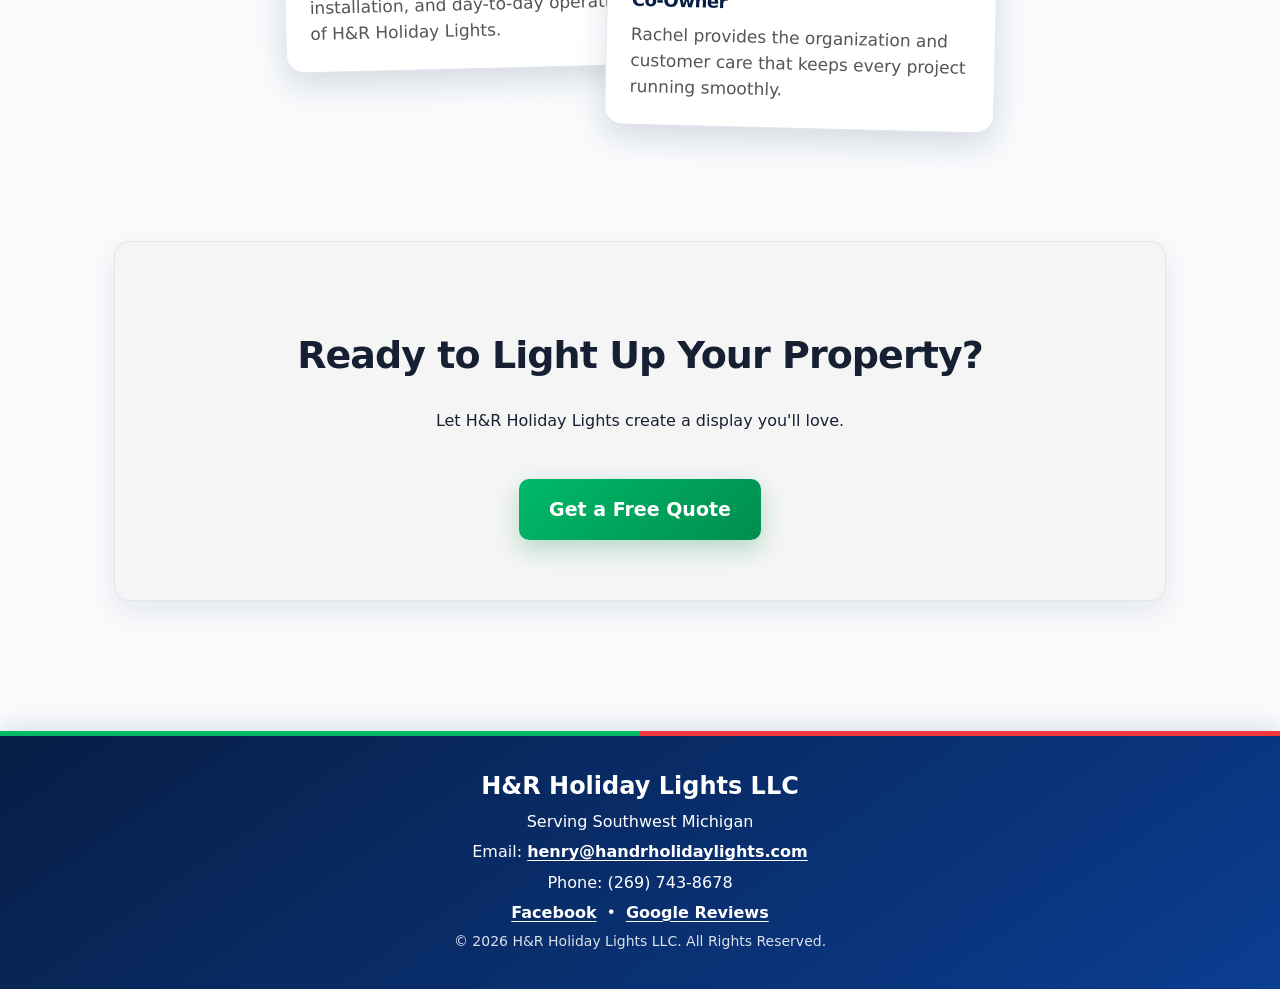
<file: about.html>
<!DOCTYPE html>
<html lang="en">

<head>
    <meta charset="UTF-8">
    <meta name="viewport" content="width=device-width, initial-scale=1.0">

    <title>About Henry &amp; Rachel | H&amp;R Holiday Lights</title>
    <meta name="description" content="Meet Henry and Rachel, co-owners of H&amp;R Holiday Lights, a locally owned Southwest Michigan company with more than 300 completed holiday lighting installations.">
    <meta name="robots" content="index, follow, max-image-preview:large">
    <link rel="canonical" href="https://handrholidaylights.com/about.html">
    <meta property="og:type" content="website">
    <meta property="og:site_name" content="H&amp;R Holiday Lights">
    <meta property="og:title" content="About Henry &amp; Rachel | H&amp;R Holiday Lights">
    <meta property="og:description" content="Meet Henry and Rachel, co-owners of H&amp;R Holiday Lights, a locally owned Southwest Michigan company with more than 300 completed holiday lighting installations.">
    <meta property="og:url" content="https://handrholidaylights.com/about.html">
    <meta property="og:image" content="https://handrholidaylights.com/photos/Bandos.jpeg">
    <link rel="stylesheet" href="style.css">
</head>

<body>

<!-- NAVIGATION -->

<nav class="navbar">

    <div class="logo">
        <a href="index.html">
            <img src="photos/logo.png" alt="H&R Holiday Lights">
        </a>
    </div>

    <div class="menu">

        <button class="menu-button" onclick="toggleMenu()">☰</button>

        <div class="dropdown-menu">

            <a href="index.html">Home</a>
            <a href="services.html">Services</a>
            <a href="gallery.html">Our Work</a>
            <a href="packages.html">Packages</a>
            <a href="process.html">Our Process</a>
            <a href="about.html">About Us</a>
            <a href="portage-christmas-light-installation.html">Portage</a>
            <a href="kalamazoo-christmas-light-installation.html">Kalamazoo</a>
            <a href="faq.html">FAQ</a>
            <a href="index.html#quote">Free Quote</a>

        </div>

    </div>

</nav>


<!-- ABOUT PAGE -->

<section class="about-page">

    <!-- SHARED PHOTO FIRST -->

    <div class="about-hero">
        <img
            src="photos/Us.jpeg"
            alt="Henry and Rachel in front of their first holiday lighting installation">

        <div class="about-hero-copy">
            <h1>About H&R Holiday Lights</h1>
            <p>Meet Henry and Rachel, the local owners behind more than 300 completed installations.</p>
        </div>
    </div>


    <!-- HOW IT STARTED -->

    <div class="about-story">
        <div class="about-story-text">
            <h2>How It Started</h2>

            <p>
                H&R Holiday Lights began with our very first holiday
                lighting installation. What started as a small
                business has grown into a company serving homeowners
                and businesses throughout Southwest Michigan.
            </p>

            <p>
                Since then, we have completed more than
                <strong>300 residential and commercial installations</strong>.
                Each season, we continue to build on that experience
                while helping more customers create beautiful holiday
                displays.
            </p>
        </div>
    </div>


    <!-- WHO WE ARE -->

    <div class="about-section">

        <h2>Who We Are</h2>

        <p>
            H&R Holiday Lights LLC is owned and operated by Henry and
            Rachel. As co-owners, we work together to provide dependable
            design, installation, seasonal service, removal, and storage
            for homes and businesses throughout Southwest Michigan.
        </p>

        <p>
            Through H&R Holiday Lights, we have completed more than
            <strong>300 residential and commercial installations</strong>.
            That hands-on experience guides how we design each display,
            care for each property, and communicate with every customer.
        </p>

        <p>
            Outside the business, Henry is pursuing his Ph.D. in Plant
            Pathology and Rachel is studying to become a Dental Hygienist.
            Building H&R together gives us the opportunity to make the
            holiday season easier and more memorable for our customers.
        </p>

    </div>


    <!-- WHAT WE BELIEVE -->

    <div class="about-section">

        <h2>What We Believe</h2>

        <p>
            We believe holiday lighting should be beautiful,
            professional, and hassle-free.
        </p>

        <p>
            Every property is different, so we work with each customer
            to create a display that fits their home or business.
            From the initial design to installation and removal, our
            goal is to make the entire process simple for our
            customers.
        </p>

    </div>


    <!-- OUR COMMITMENT -->

    <div class="about-section">

        <h2>Our Commitment</h2>

        <p>
            We take pride in providing high-quality work, dependable
            service, and exceptional customer care.
        </p>

        <p>
            Whether we're decorating a family home, business, church,
            or larger commercial property, we approach every project
            with attention to detail and a commitment to doing the
            job right.
        </p>

    </div>


    <!-- OWNERS -->

    <div class="team-heading">
        <p class="eyebrow">Meet the owners</p>
        <h2>The Local Owners Behind the Lights</h2>
    </div>

    <div class="owners">
        <article class="owner owner-henry">
            <div class="owner-image">
                <img
                    src="photos/Henry.JPG"
                    alt="Henry, co-owner of H&R Holiday Lights">
            </div>

            <div class="owner-copy">
                <h2>Henry</h2>
                <h3>Co-Owner</h3>
                <p>
                    Henry helps oversee the design, installation, and
                    day-to-day operation of H&R Holiday Lights.
                </p>
            </div>
        </article>


        <article class="owner owner-rachel">
            <div class="owner-image">
                <img
                    src="photos/Rachel.jpeg"
                    alt="Rachel, co-owner of H&R Holiday Lights">
            </div>

            <div class="owner-copy">
                <h2>Rachel</h2>
                <h3>Co-Owner</h3>
                <p>
                    Rachel provides the organization and customer care
                    that keeps every project running smoothly.
                </p>
            </div>
        </article>
    </div>


    <!-- CALL TO ACTION -->

    <div class="about-cta">

        <h2>Ready to Light Up Your Property?</h2>

        <p>
            Let H&R Holiday Lights create a display you'll love.
        </p>

        <a href="index.html#quote" class="quote-button">
            Get a Free Quote
        </a>

    </div>


</section>


<!-- FOOTER -->

<footer>

    <p>H&R Holiday Lights LLC</p>

    <p>Serving Southwest Michigan</p>

    <p>Email: <a href="mailto:henry@handrholidaylights.com">henry@handrholidaylights.com</a></p>

    <p>Phone: (269) 743-8678</p>

    <p class="footer-socials">
        <a href="https://www.facebook.com/p/HR-Holiday-Lights-61552505682072/" target="_blank" rel="noopener noreferrer">Facebook</a>
        <span aria-hidden="true">•</span>
        <a href="https://www.google.com/search?q=H%26R+Holiday+Lights+Mattawan+MI+reviews" target="_blank" rel="noopener noreferrer">Google Reviews</a>
    </p>

    <p>© 2026 H&R Holiday Lights LLC. All Rights Reserved.</p>

</footer>


<script>

function toggleMenu() {

    document
        .querySelector(".dropdown-menu")
        .classList.toggle("show");

}

</script>

</body>
</html>
</file>
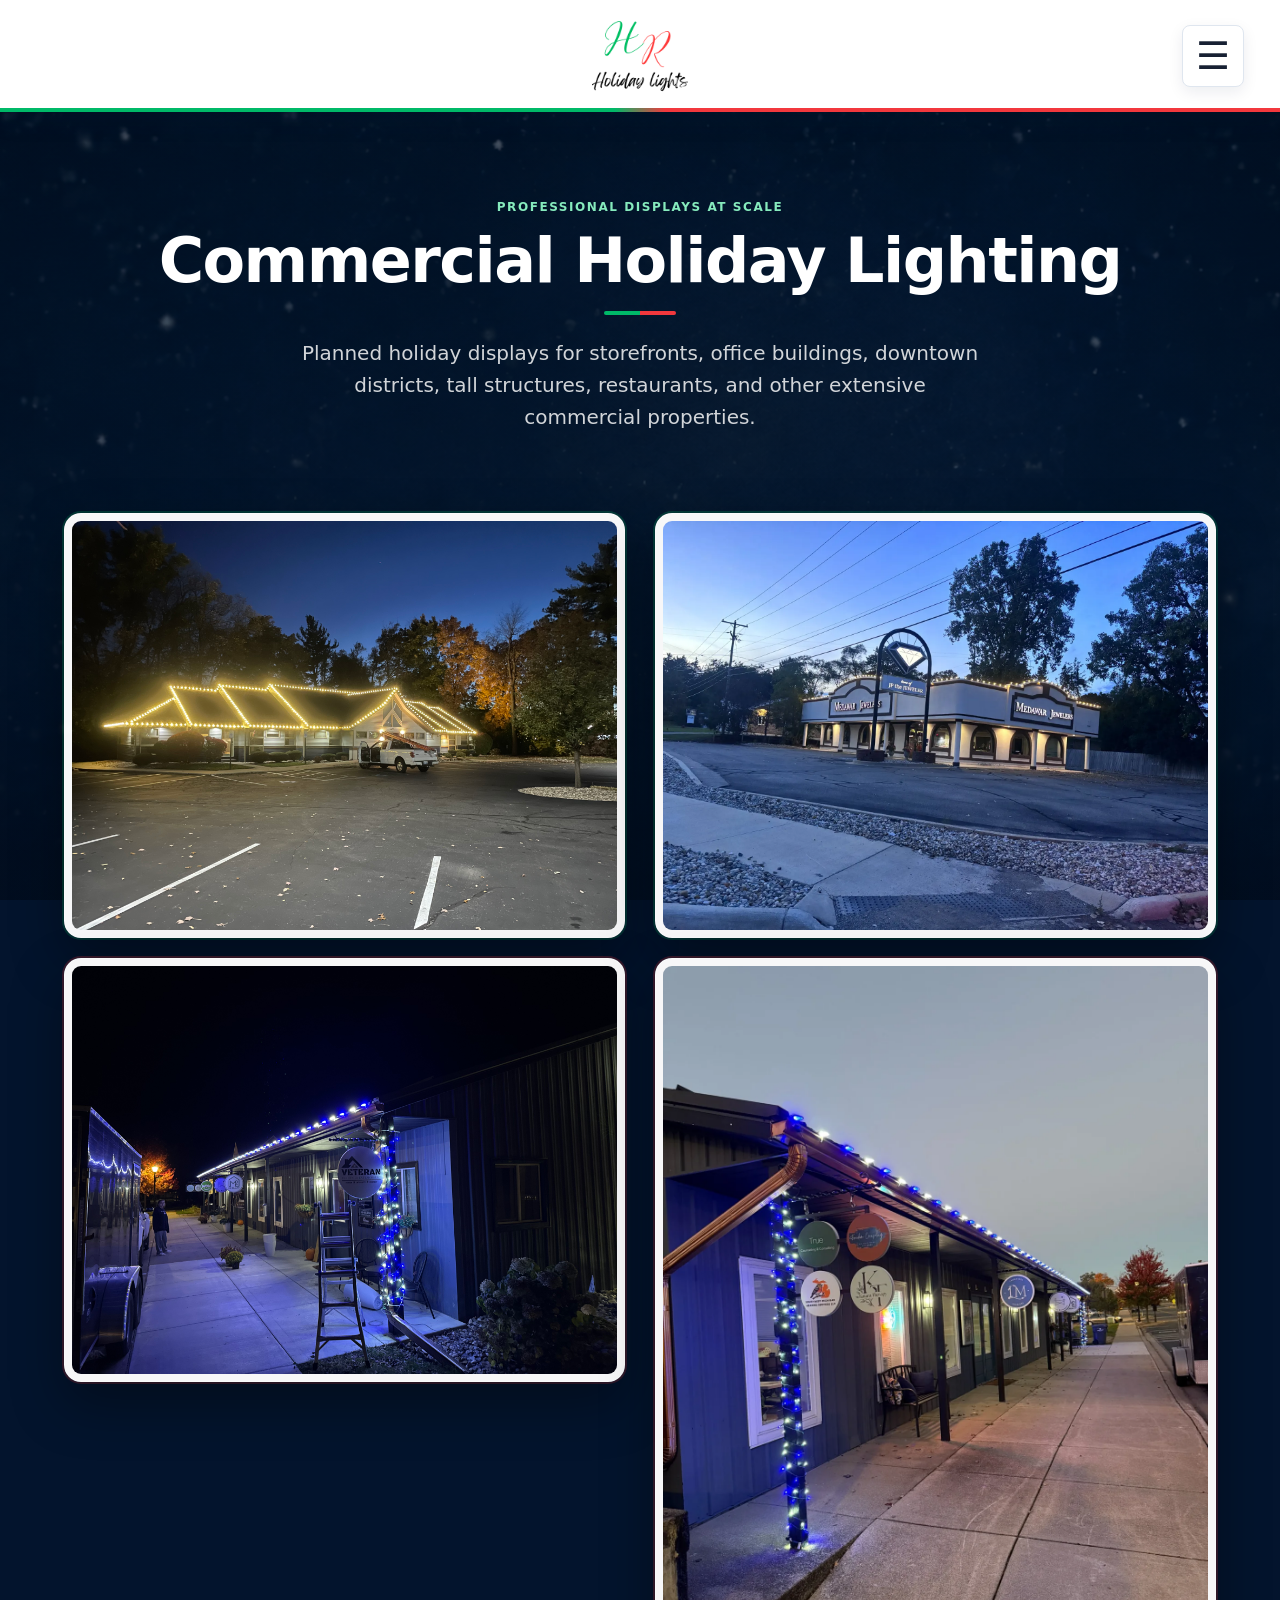
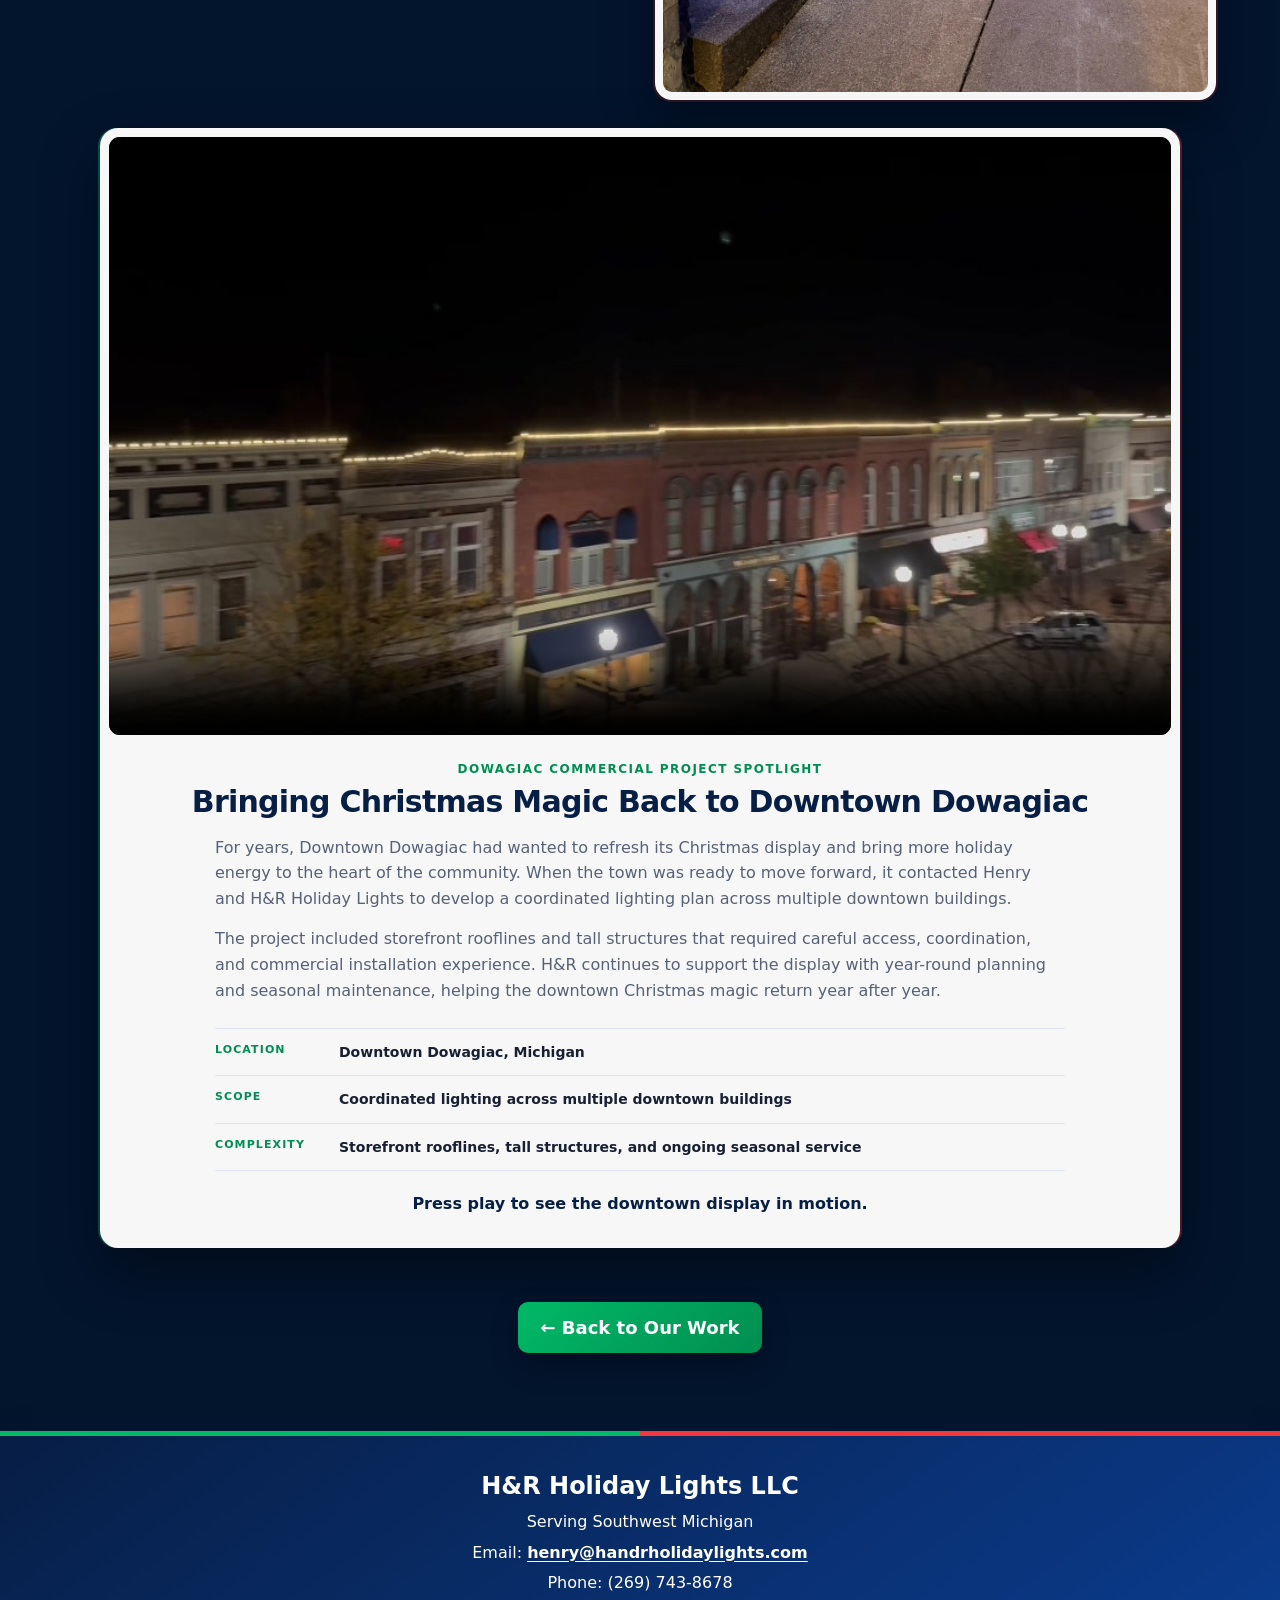
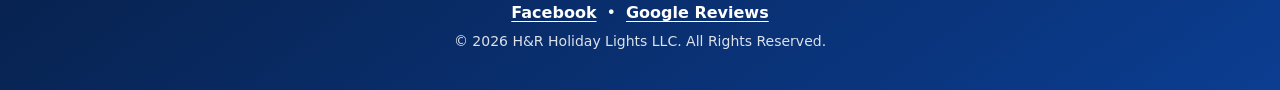
<file: commercial.html>
<!DOCTYPE html>
<html lang="en">

<head>
    <meta charset="UTF-8">
    <meta name="viewport" content="width=device-width, initial-scale=1.0">
    <title>Commercial Holiday Lighting | H&amp;R Holiday Lights</title>
    <meta name="description" content="See H&amp;R Holiday Lights commercial projects, including a multi-building Downtown Dowagiac display, tall structures, premium LED lighting, and seasonal maintenance.">
    <meta name="robots" content="index, follow, max-image-preview:large">
    <link rel="canonical" href="https://handrholidaylights.com/commercial.html">
    <meta property="og:type" content="website">
    <meta property="og:site_name" content="H&amp;R Holiday Lights">
    <meta property="og:title" content="Commercial Holiday Lighting | H&amp;R Holiday Lights">
    <meta property="og:description" content="See H&amp;R Holiday Lights commercial projects, including a multi-building Downtown Dowagiac display, tall structures, premium LED lighting, and seasonal maintenance.">
    <meta property="og:url" content="https://handrholidaylights.com/commercial.html">
    <meta property="og:image" content="https://handrholidaylights.com/photos/Bandos.jpeg">
    <link rel="stylesheet" href="style.css">
</head>

<body class="gallery-body">

<!-- NAVIGATION -->
<nav class="navbar">

    <div class="logo">
        <a href="index.html">
            <img src="photos/logo.png" alt="H&R Holiday Lights">
        </a>
    </div>

    <div class="menu">
      <button class="menu-button" onclick="toggleMenu()">☰</button>

        <div class="dropdown-menu">
            <a href="index.html">Home</a>
            <a href="services.html">Services</a>
            <a href="gallery.html">Our Work</a>
            <a href="packages.html">Packages</a>
            <a href="process.html">Our Process</a>
            <a href="about.html">About Us</a>
            <a href="portage-christmas-light-installation.html">Portage</a>
            <a href="kalamazoo-christmas-light-installation.html">Kalamazoo</a>
            <a href="faq.html">FAQ</a>
            <a href="index.html#quote">Free Quote</a>
        </div>
    </div>

</nav>


<!-- COMMERCIAL HEADER -->

<section class="gallery-hero winter-gallery-hero">

    <span class="gallery-kicker">Professional displays at scale</span>

    <h1>Commercial Holiday Lighting</h1>

    <p>
        Planned holiday displays for storefronts, office buildings, downtown districts,
        tall structures, restaurants, and other extensive commercial properties.
    </p>

</section>


<!-- COMMERCIAL GALLERY -->

<section class="gallery-page winter-gallery-page">

    <div class="commercial-grid">

        <img src="photos/OFD.jpeg" alt="Commercial building decorated with professional holiday lights" width="4032" height="3024" loading="lazy" decoding="async">

        <img src="photos/chipouras.jpeg" alt="Business exterior illuminated for the holiday season" width="4032" height="3024" loading="lazy" decoding="async">

        <img src="photos/medawar-jewelers.webp" alt="Medawar Jewelers commercial building outlined with warm-white holiday roofline lights" width="1600" height="1200" loading="lazy" decoding="async">

        <img src="photos/blue-white-storefront.webp" alt="Blue and white holiday lights along a storefront roofline and wrapped posts" width="1200" height="1600" loading="lazy" decoding="async">

    </div>

    <figure class="commercial-video-feature" id="dowagiac-project">
        <div class="commercial-video-frame">
            <video
                controls
                playsinline
                preload="metadata"
                poster="videos/commercial-display-poster.jpg"
                aria-label="Video of a downtown commercial holiday lighting installation">
                <source src="videos/commercial-display.mp4" type="video/mp4">
                Your browser does not support embedded video.
            </video>
        </div>

        <figcaption>
            <span>Dowagiac commercial project spotlight</span>
            <h2>Bringing Christmas Magic Back to Downtown Dowagiac</h2>
            <p>
                For years, Downtown Dowagiac had wanted to refresh its Christmas display
                and bring more holiday energy to the heart of the community. When the town
                was ready to move forward, it contacted Henry and H&R Holiday Lights to
                develop a coordinated lighting plan across multiple downtown buildings.
            </p>
            <p>
                The project included storefront rooflines and tall structures that required
                careful access, coordination, and commercial installation experience. H&R
                continues to support the display with year-round planning and seasonal
                maintenance, helping the downtown Christmas magic return year after year.
            </p>

            <dl class="project-story-details commercial-story-details">
                <div>
                    <dt>Location</dt>
                    <dd>Downtown Dowagiac, Michigan</dd>
                </div>
                <div>
                    <dt>Scope</dt>
                    <dd>Coordinated lighting across multiple downtown buildings</dd>
                </div>
                <div>
                    <dt>Complexity</dt>
                    <dd>Storefront rooflines, tall structures, and ongoing seasonal service</dd>
                </div>
            </dl>

            <p class="commercial-video-prompt">Press play to see the downtown display in motion.</p>
        </figcaption>
    </figure>

</section>


<!-- BACK BUTTON -->

<div class="gallery-back winter-gallery-back">

    <a href="gallery.html">
        ← Back to Our Work
    </a>

</div>

<footer>
    <p>H&R Holiday Lights LLC</p>
    <p>Serving Southwest Michigan</p>
    <p>Email: <a href="mailto:henry@handrholidaylights.com">henry@handrholidaylights.com</a></p>
    <p>Phone: (269) 743-8678</p>
    <p class="footer-socials">
        <a href="https://www.facebook.com/p/HR-Holiday-Lights-61552505682072/" target="_blank" rel="noopener noreferrer">Facebook</a>
        <span aria-hidden="true">•</span>
        <a href="https://www.google.com/search?q=H%26R+Holiday+Lights+Mattawan+MI+reviews" target="_blank" rel="noopener noreferrer">Google Reviews</a>
    </p>
    <p>© 2026 H&R Holiday Lights LLC. All Rights Reserved.</p>
</footer>

<script>
function toggleMenu() {
    document.querySelector(".dropdown-menu").classList.toggle("show");
}
</script>
</body>
</html>
</file>
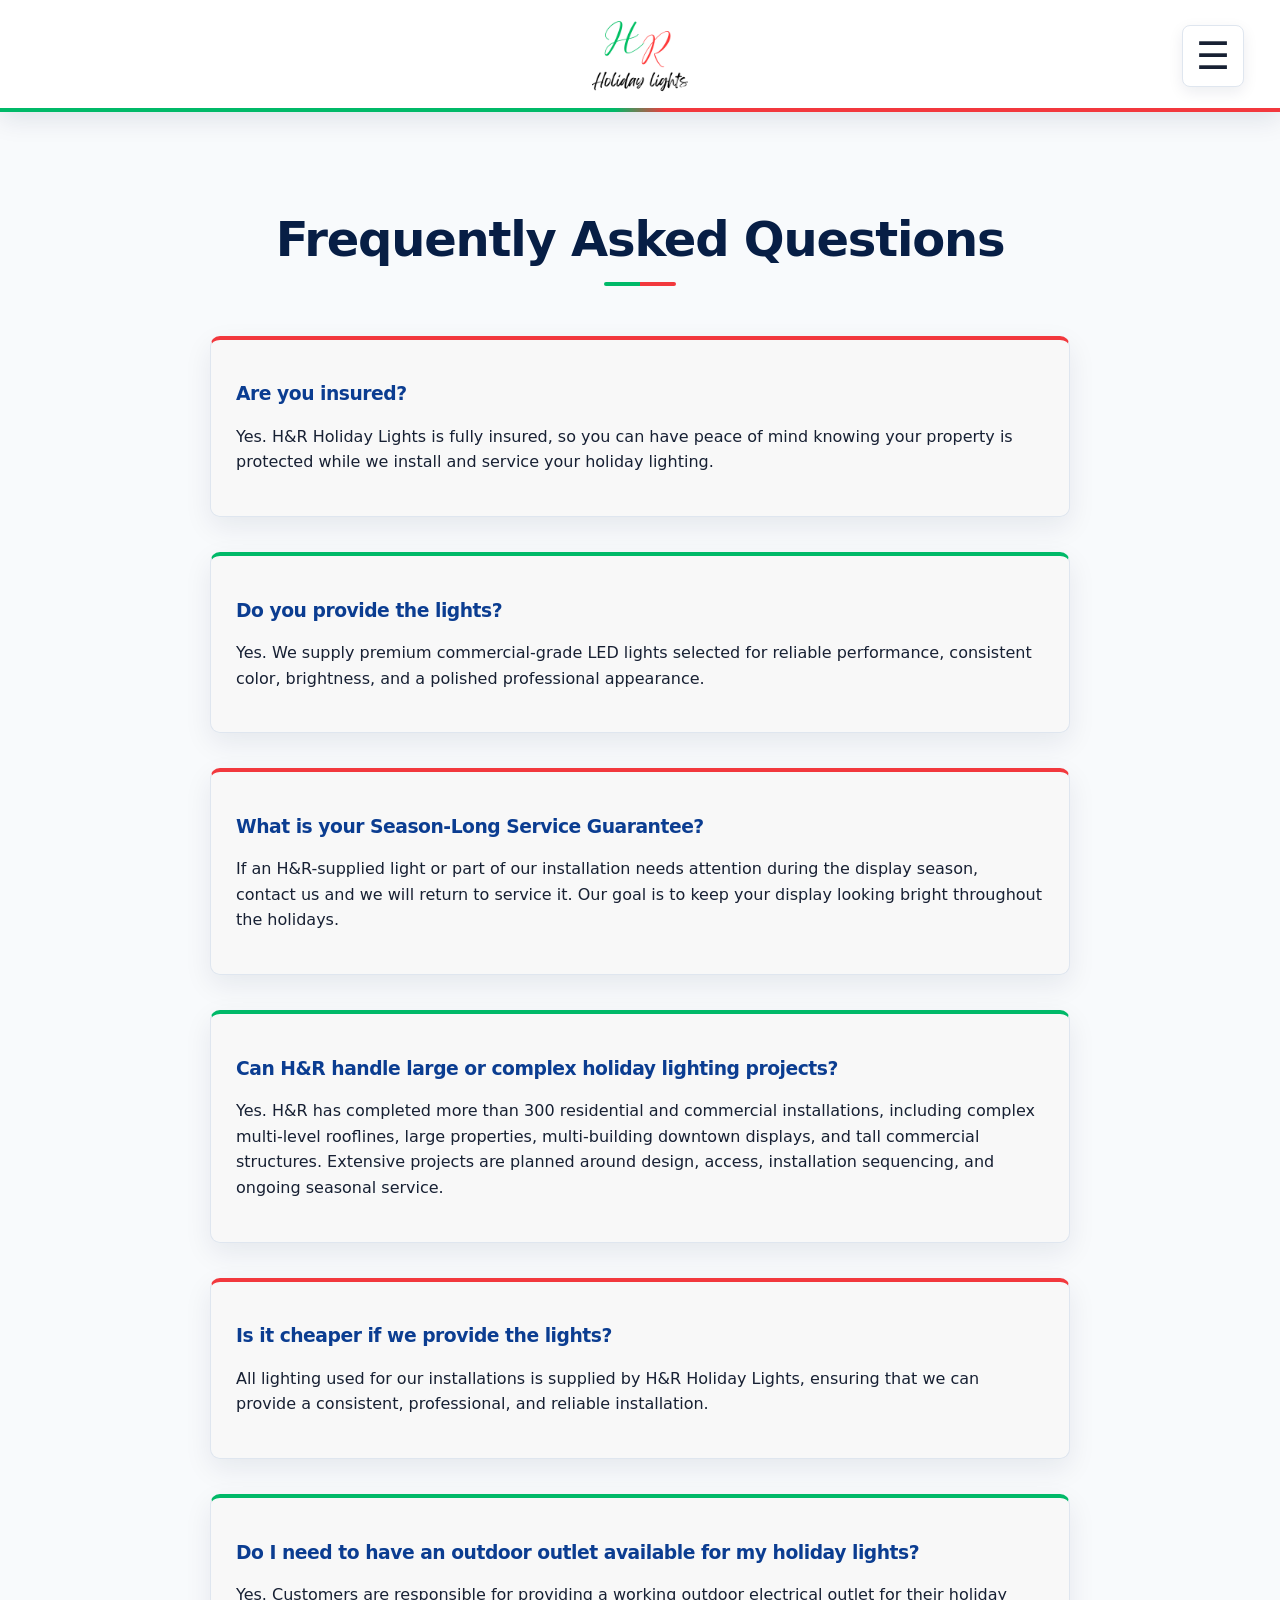
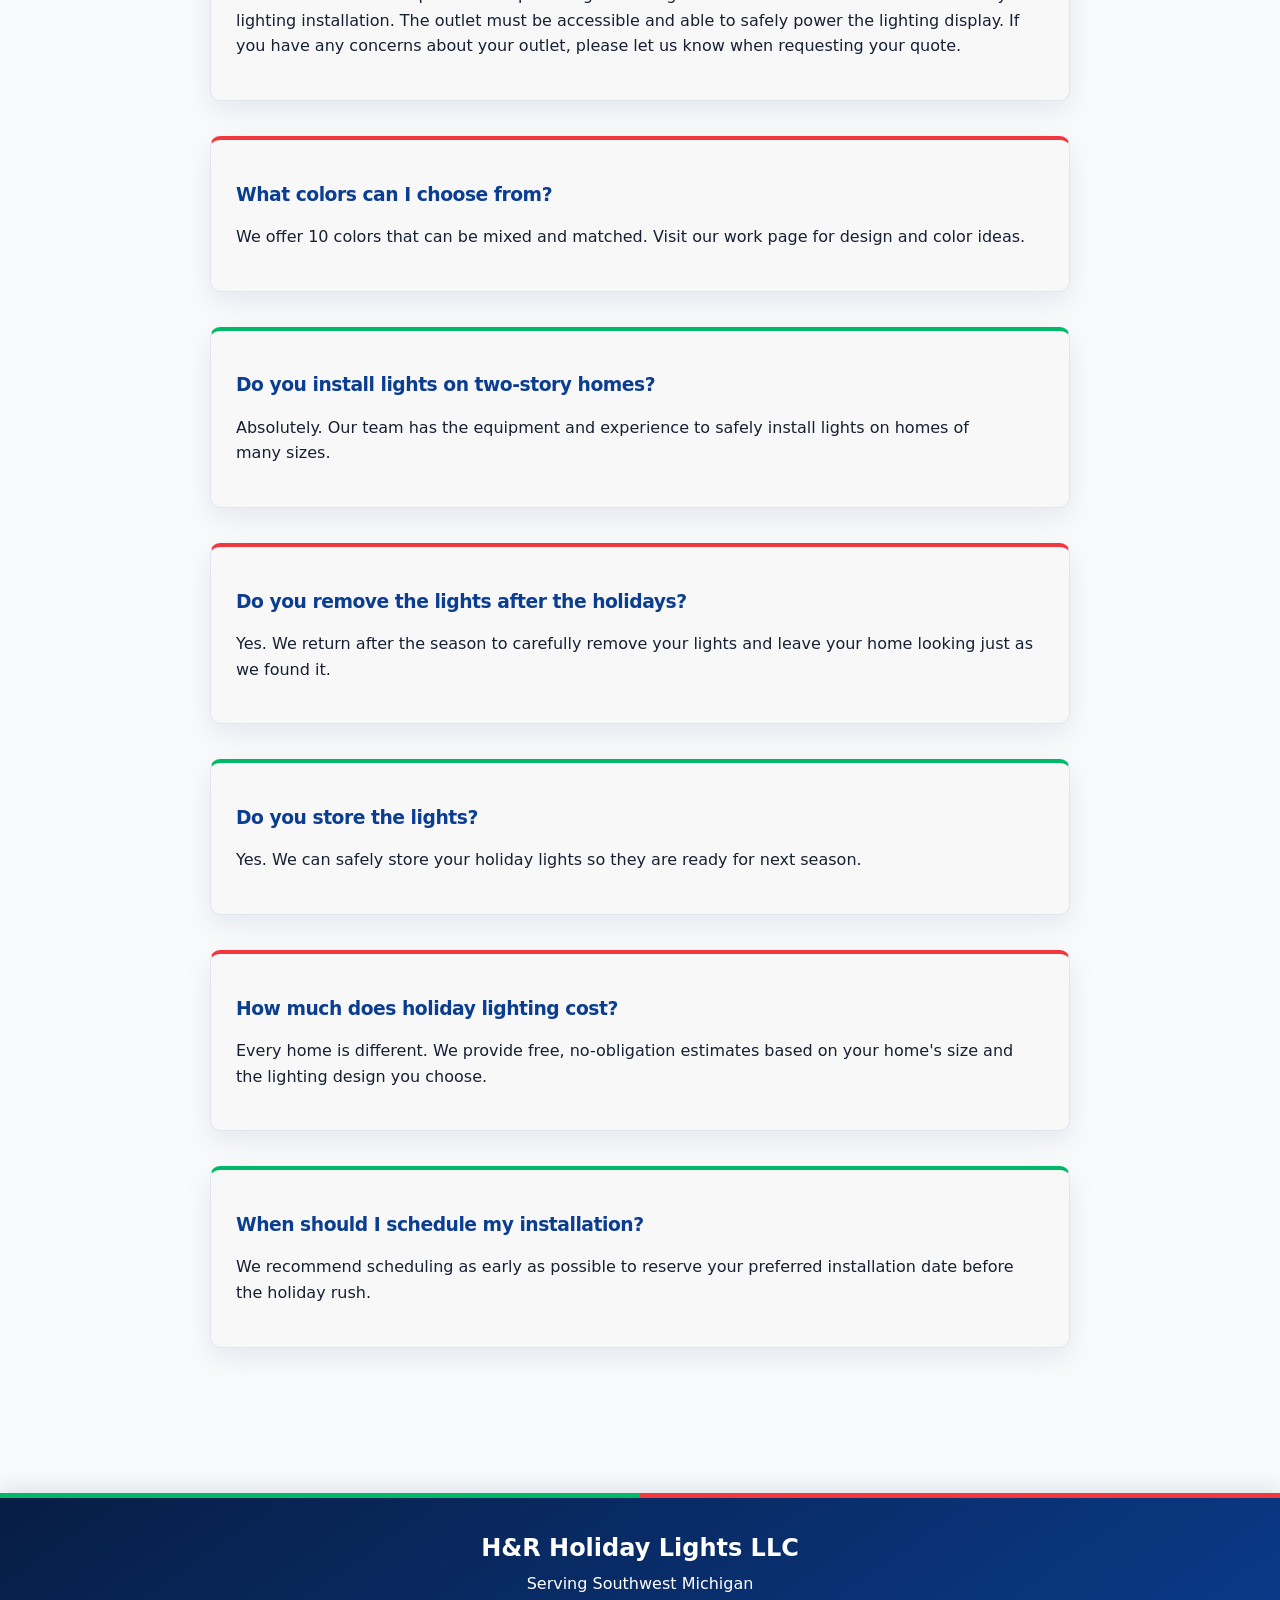
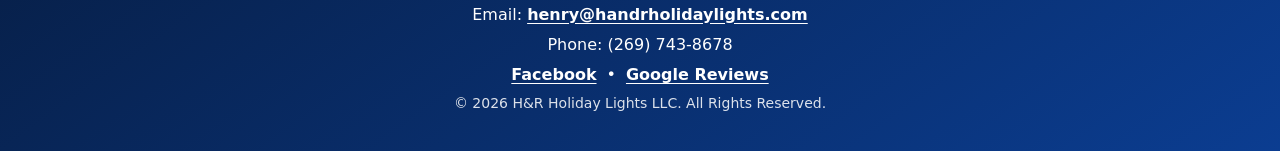
<file: faq.html>
<!DOCTYPE html>
<html lang="en">
<head>
    <meta charset="UTF-8">
    <meta name="viewport" content="width=device-width, initial-scale=1.0">
    <title>Holiday Lighting FAQs | H&amp;R Holiday Lights</title>
    <meta name="description" content="Find answers about H&amp;R Holiday Lights pricing, commercial-grade lights, insurance, electrical outlets, installation, maintenance, removal, and storage.">
    <meta name="robots" content="index, follow, max-image-preview:large">
    <link rel="canonical" href="https://handrholidaylights.com/faq.html">
    <meta property="og:type" content="website">
    <meta property="og:site_name" content="H&amp;R Holiday Lights">
    <meta property="og:title" content="Holiday Lighting FAQs | H&amp;R Holiday Lights">
    <meta property="og:description" content="Find answers about H&amp;R Holiday Lights pricing, commercial-grade lights, insurance, electrical outlets, installation, maintenance, removal, and storage.">
    <meta property="og:url" content="https://handrholidaylights.com/faq.html">
    <meta property="og:image" content="https://handrholidaylights.com/photos/Bandos.jpeg">
    <link rel="stylesheet" href="style.css">
</head>

<body>

<!-- Navigation -->
<nav class="navbar">

    <div class="logo">
        <a href="index.html">
            <img src="photos/logo.png" alt="H&R Holiday Lights">
        </a>
    </div>

    <div class="menu">
      <button class="menu-button" onclick="toggleMenu()">☰</button>

        <div class="dropdown-menu">
            <a href="index.html">Home</a>
            <a href="services.html">Services</a>
            <a href="gallery.html">Our Work</a>
            <a href="packages.html">Packages</a>
            <a href="process.html">Our Process</a>
            <a href="about.html">About Us</a>
            <a href="portage-christmas-light-installation.html">Portage</a>
            <a href="kalamazoo-christmas-light-installation.html">Kalamazoo</a>
            <a href="faq.html">FAQ</a>
            <a href="index.html#quote">Free Quote</a>
        </div>
    </div>

</nav>

<section class="faq">

    <h1>Frequently Asked Questions</h1>
<div class="faq-item">
        <h3>Are you insured?</h3>
        <p>Yes. H&R Holiday Lights is fully insured, so you can have peace of mind knowing your property is protected while we install and service your holiday lighting.</p>
    </div>
    <div class="faq-item">
        <h3>Do you provide the lights?</h3>
        <p>Yes. We supply premium commercial-grade LED lights selected for reliable performance, consistent color, brightness, and a polished professional appearance.</p>
    </div>

    <div class="faq-item">
        <h3>What is your Season-Long Service Guarantee?</h3>
        <p>If an H&R-supplied light or part of our installation needs attention during the display season, contact us and we will return to service it. Our goal is to keep your display looking bright throughout the holidays.</p>
    </div>

    <div class="faq-item">
        <h3>Can H&R handle large or complex holiday lighting projects?</h3>
        <p>Yes. H&R has completed more than 300 residential and commercial installations, including complex multi-level rooflines, large properties, multi-building downtown displays, and tall commercial structures. Extensive projects are planned around design, access, installation sequencing, and ongoing seasonal service.</p>
    </div>

    <div class="faq-item">
        <h3>Is it cheaper if we provide the lights?</h3>
        <p>All lighting used for our installations is supplied by H&R Holiday Lights, ensuring that we can provide a consistent, professional, and reliable installation.</p>
    </div>
<div class="faq-item">
        <h3>Do I need to have an outdoor outlet available for my holiday lights?</h3>
        <p>Yes. Customers are responsible for providing a working outdoor electrical outlet for their holiday lighting installation. The outlet must be accessible and able to safely power the lighting display. If you have any concerns about your outlet, please let us know when requesting your quote.</p>
    </div>
    <div class="faq-item">
        <h3>What colors can I choose from?</h3>
        <p>We offer 10 colors that can be mixed and matched. Visit our work page for design and color ideas.</p>
    </div>
    <div class="faq-item">
        <h3>Do you install lights on two-story homes?</h3>
        <p>Absolutely. Our team has the equipment and experience to safely install lights on homes of many sizes.</p>
    </div>

    <div class="faq-item">
        <h3>Do you remove the lights after the holidays?</h3>
        <p>Yes. We return after the season to carefully remove your lights and leave your home looking just as we found it.</p>
    </div>

    <div class="faq-item">
        <h3>Do you store the lights?</h3>
        <p>Yes. We can safely store your holiday lights so they are ready for next season.</p>
    </div>

    <div class="faq-item">
        <h3>How much does holiday lighting cost?</h3>
        <p>Every home is different. We provide free, no-obligation estimates based on your home's size and the lighting design you choose.</p>
    </div>

    <div class="faq-item">
        <h3>When should I schedule my installation?</h3>
        <p>We recommend scheduling as early as possible to reserve your preferred installation date before the holiday rush.</p>
    </div>

</section>

<footer>
    <p>H&R Holiday Lights LLC</p>
    <p>Serving Southwest Michigan</p>
    <p>Email: <a href="mailto:henry@handrholidaylights.com">henry@handrholidaylights.com</a></p>
    <p>Phone: (269) 743-8678</p>
    <p class="footer-socials">
        <a href="https://www.facebook.com/p/HR-Holiday-Lights-61552505682072/" target="_blank" rel="noopener noreferrer">Facebook</a>
        <span aria-hidden="true">•</span>
        <a href="https://www.google.com/search?q=H%26R+Holiday+Lights+Mattawan+MI+reviews" target="_blank" rel="noopener noreferrer">Google Reviews</a>
    </p>
    <p>© 2026 H&R Holiday Lights LLC. All Rights Reserved.</p>
</footer>

<script>
function toggleMenu() {
    document.querySelector(".dropdown-menu").classList.toggle("show");
}
</script>
</body>
</html>
</file>
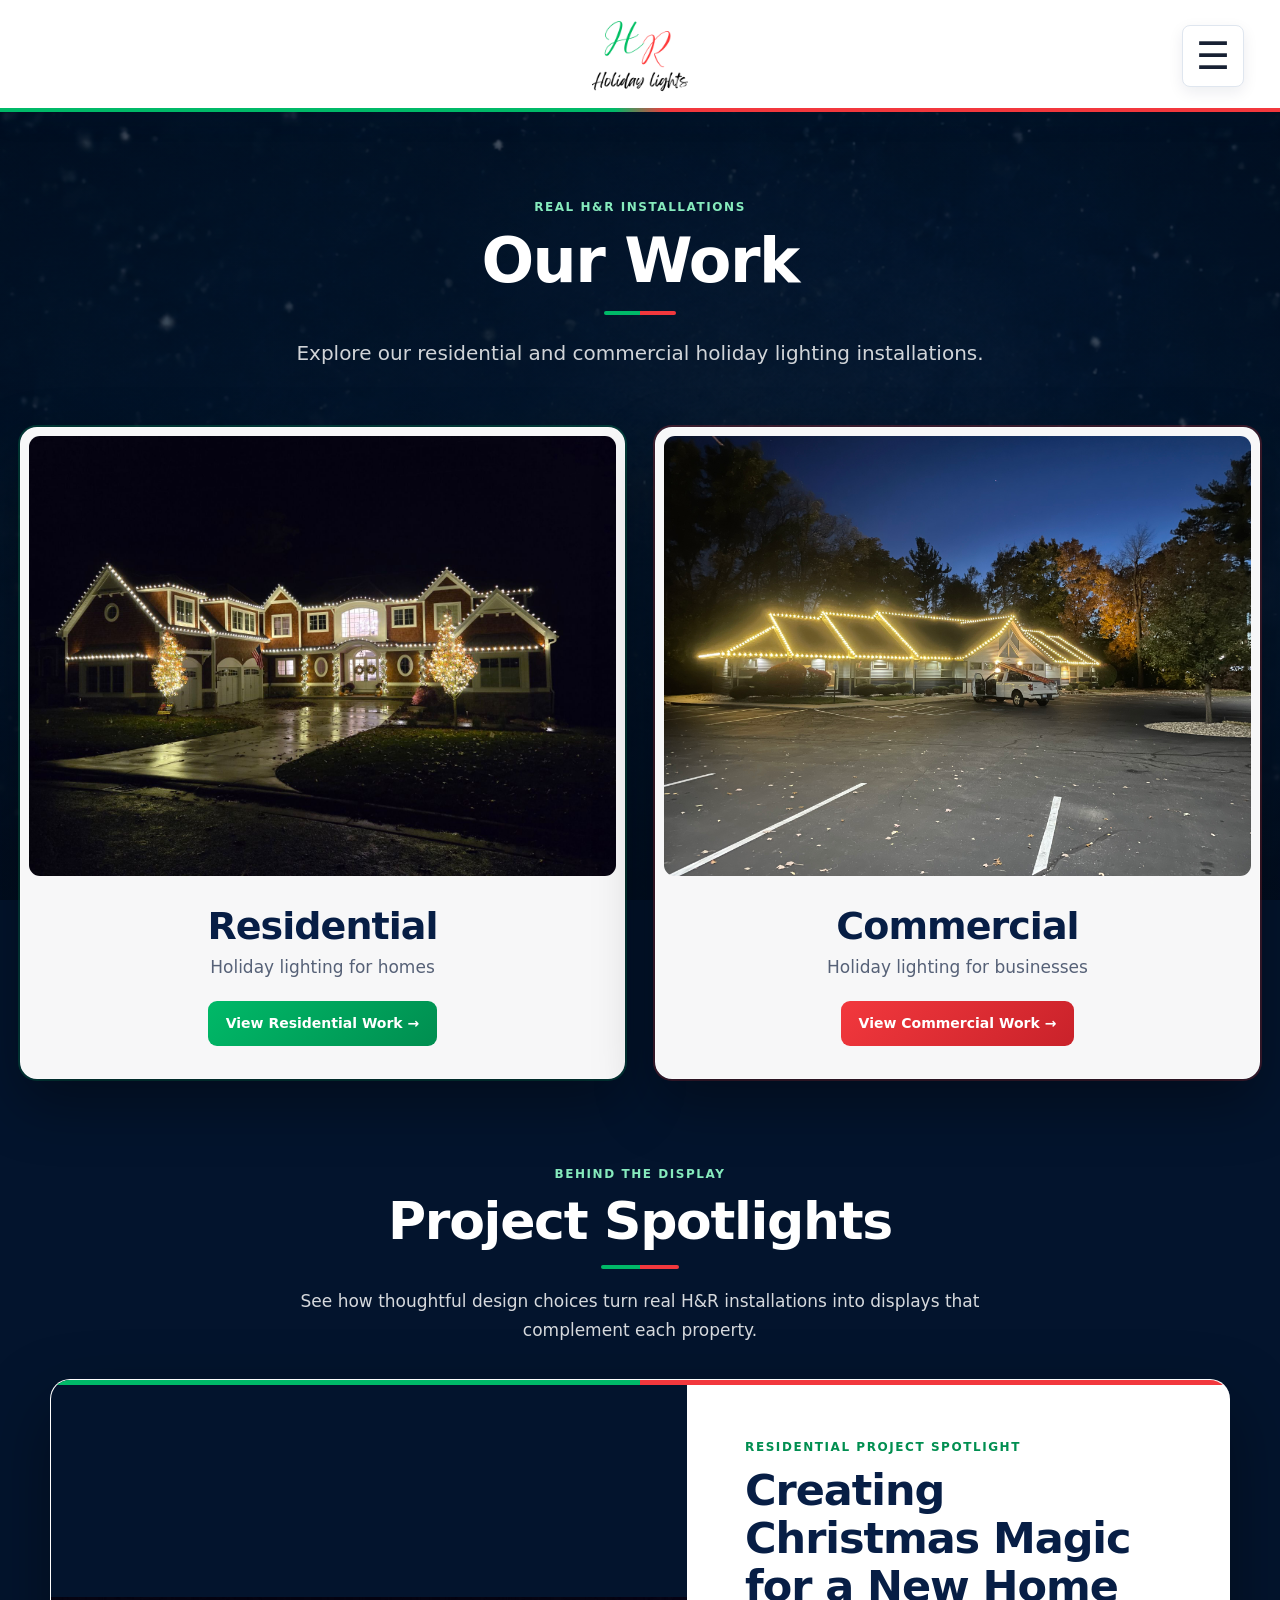
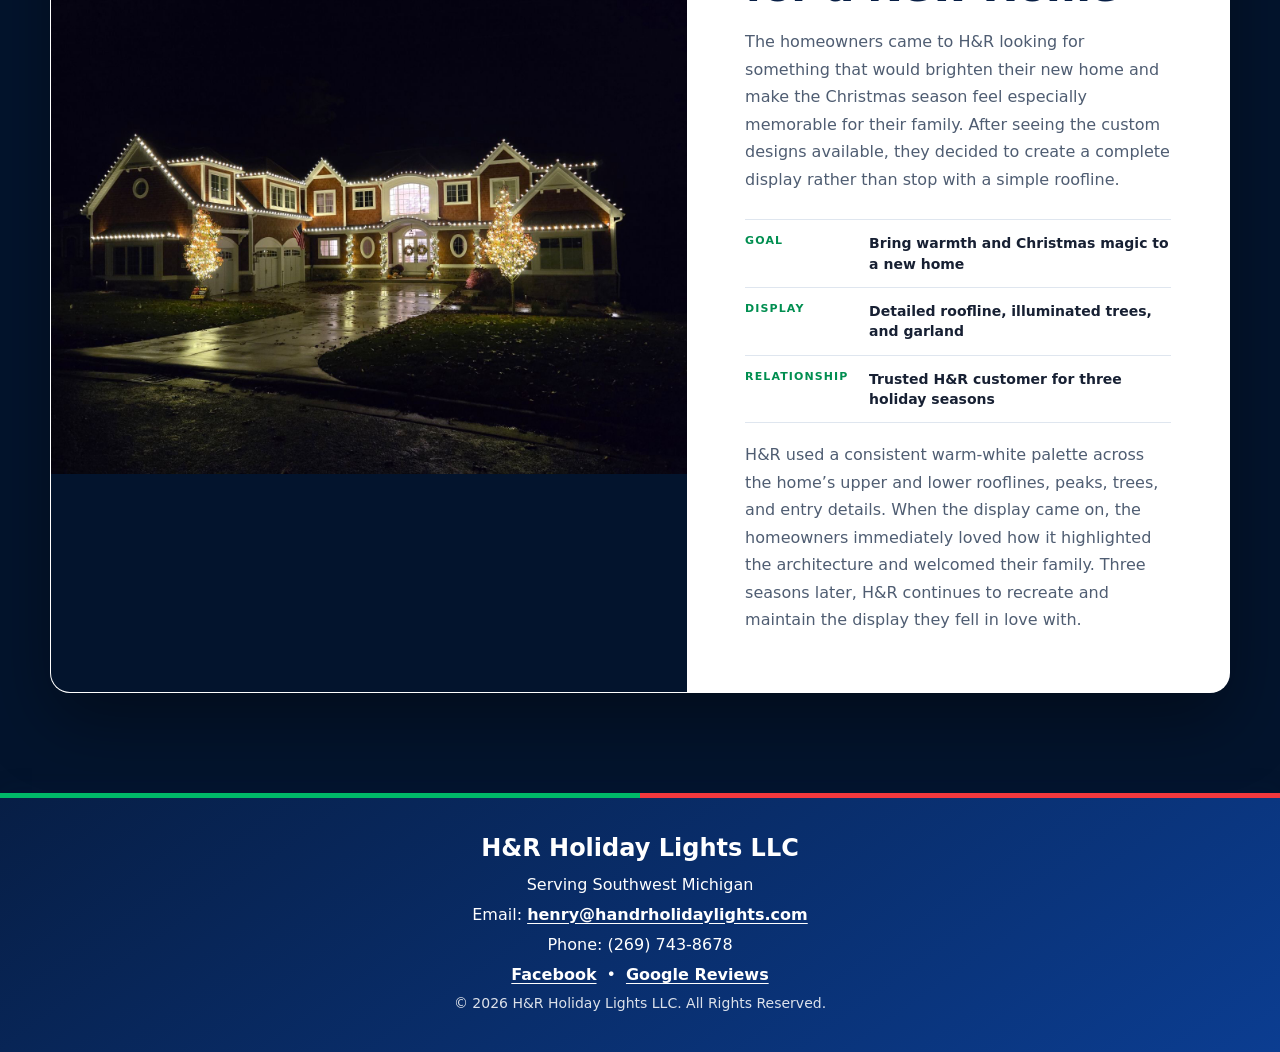
<file: gallery.html>
<!DOCTYPE html>
<html lang="en">

<head>
    <meta charset="UTF-8">
    <meta name="viewport" content="width=device-width, initial-scale=1.0">
    <title>Holiday Lighting Gallery | H&amp;R Holiday Lights</title>
    <meta name="description" content="View real residential and commercial Christmas light installations completed by H&amp;R Holiday Lights throughout Southwest Michigan.">
    <meta name="robots" content="index, follow, max-image-preview:large">
    <link rel="canonical" href="https://handrholidaylights.com/gallery.html">
    <meta property="og:type" content="website">
    <meta property="og:site_name" content="H&amp;R Holiday Lights">
    <meta property="og:title" content="Holiday Lighting Gallery | H&amp;R Holiday Lights">
    <meta property="og:description" content="View real residential and commercial Christmas light installations completed by H&amp;R Holiday Lights throughout Southwest Michigan.">
    <meta property="og:url" content="https://handrholidaylights.com/gallery.html">
    <meta property="og:image" content="https://handrholidaylights.com/photos/Bandos.jpeg">
    <link rel="stylesheet" href="style.css">
</head>

<body class="gallery-body">

<!-- NAVIGATION -->
<nav class="navbar">

    <div class="logo">
        <a href="index.html">
            <img src="photos/logo.png" alt="H&R Holiday Lights">
        </a>
    </div>

    <div class="menu">
       <button class="menu-button" onclick="toggleMenu()">☰</button>

        <div class="dropdown-menu">
            <a href="index.html">Home</a>
            <a href="services.html">Services</a>
            <a href="gallery.html">Our Work</a>
            <a href="packages.html">Packages</a>
            <a href="process.html">Our Process</a>
            <a href="about.html">About Us</a>
            <a href="portage-christmas-light-installation.html">Portage</a>
            <a href="kalamazoo-christmas-light-installation.html">Kalamazoo</a>
            <a href="faq.html">FAQ</a>
            <a href="index.html#quote">Free Quote</a>
        </div>
    </div>

</nav>


<!-- GALLERY HEADER -->

<section class="gallery-hero winter-gallery-hero">

    <span class="gallery-kicker">Real H&amp;R installations</span>

    <h1>Our Work</h1>

    <p>
        Explore our residential and commercial holiday lighting installations.
    </p>

</section>


<!-- GALLERY OPTIONS -->

<div class="gallery-buttons winter-gallery-choices">

    <a href="residential.html" class="gallery-card residential-card">

        <img src="photos/Bandos.jpeg" alt="Large home outlined with warm white holiday lights" width="1600" height="1200" loading="lazy" decoding="async">

        <div class="gallery-card-content">
            <h2>Residential</h2>
            <p>Holiday lighting for homes</p>
            <span>View Residential Work →</span>
        </div>

    </a>


    <a href="commercial.html" class="gallery-card commercial-card">

        <img src="photos/OFD.jpeg" alt="Commercial building decorated with professional holiday lights" width="4032" height="3024" loading="lazy" decoding="async">

        <div class="gallery-card-content">
            <h2>Commercial</h2>
            <p>Holiday lighting for businesses</p>
            <span>View Commercial Work →</span>
        </div>

    </a>

</div>


<!-- PROJECT STORIES -->
<section class="project-stories" id="project-stories" aria-labelledby="project-stories-heading">
    <div class="project-stories-heading">
        <span class="gallery-kicker">Behind the display</span>
        <h2 id="project-stories-heading">Project Spotlights</h2>
        <p>
            See how thoughtful design choices turn real H&R installations into
            displays that complement each property.
        </p>
    </div>

    <article class="project-story-card">
        <figure class="project-story-image">
            <img
                src="photos/Bandos.jpeg"
                alt="Large Southwest Michigan home with warm-white lights outlining multiple rooflines, peaks, front trees, and the entry"
                width="1600"
                height="1200"
                loading="lazy"
                decoding="async">
        </figure>

        <div class="project-story-content">
            <span class="project-story-label">Residential project spotlight</span>
            <h2>Creating Christmas Magic for a New Home</h2>
            <p>
                The homeowners came to H&R looking for something that would brighten their
                new home and make the Christmas season feel especially memorable for their
                family. After seeing the custom designs available, they decided to create a
                complete display rather than stop with a simple roofline.
            </p>

            <dl class="project-story-details">
                <div>
                    <dt>Goal</dt>
                    <dd>Bring warmth and Christmas magic to a new home</dd>
                </div>
                <div>
                    <dt>Display</dt>
                    <dd>Detailed roofline, illuminated trees, and garland</dd>
                </div>
                <div>
                    <dt>Relationship</dt>
                    <dd>Trusted H&R customer for three holiday seasons</dd>
                </div>
            </dl>

            <p>
                H&R used a consistent warm-white palette across the home’s upper and lower
                rooflines, peaks, trees, and entry details. When the display came on, the
                homeowners immediately loved how it highlighted the architecture and welcomed
                their family. Three seasons later, H&R continues to recreate and maintain the
                display they fell in love with.
            </p>
        </div>
    </article>

    <!--
      TO ADD ANOTHER STORY LATER:
      Copy the project-story-card article above, replace the image, title,
      paragraphs, and the three factual details. Use the actual project city
      only when you are comfortable publishing it and have verified the details.
    -->
</section>

<footer>
    <p>H&R Holiday Lights LLC</p>
    <p>Serving Southwest Michigan</p>
    <p>Email: <a href="mailto:henry@handrholidaylights.com">henry@handrholidaylights.com</a></p>
    <p>Phone: (269) 743-8678</p>
    <p class="footer-socials">
        <a href="https://www.facebook.com/p/HR-Holiday-Lights-61552505682072/" target="_blank" rel="noopener noreferrer">Facebook</a>
        <span aria-hidden="true">•</span>
        <a href="https://www.google.com/search?q=H%26R+Holiday+Lights+Mattawan+MI+reviews" target="_blank" rel="noopener noreferrer">Google Reviews</a>
    </p>
    <p>© 2026 H&R Holiday Lights LLC. All Rights Reserved.</p>
</footer>

<script>
function toggleMenu() {
    document.querySelector(".dropdown-menu").classList.toggle("show");
}
</script>
</body>
</html>
</file>
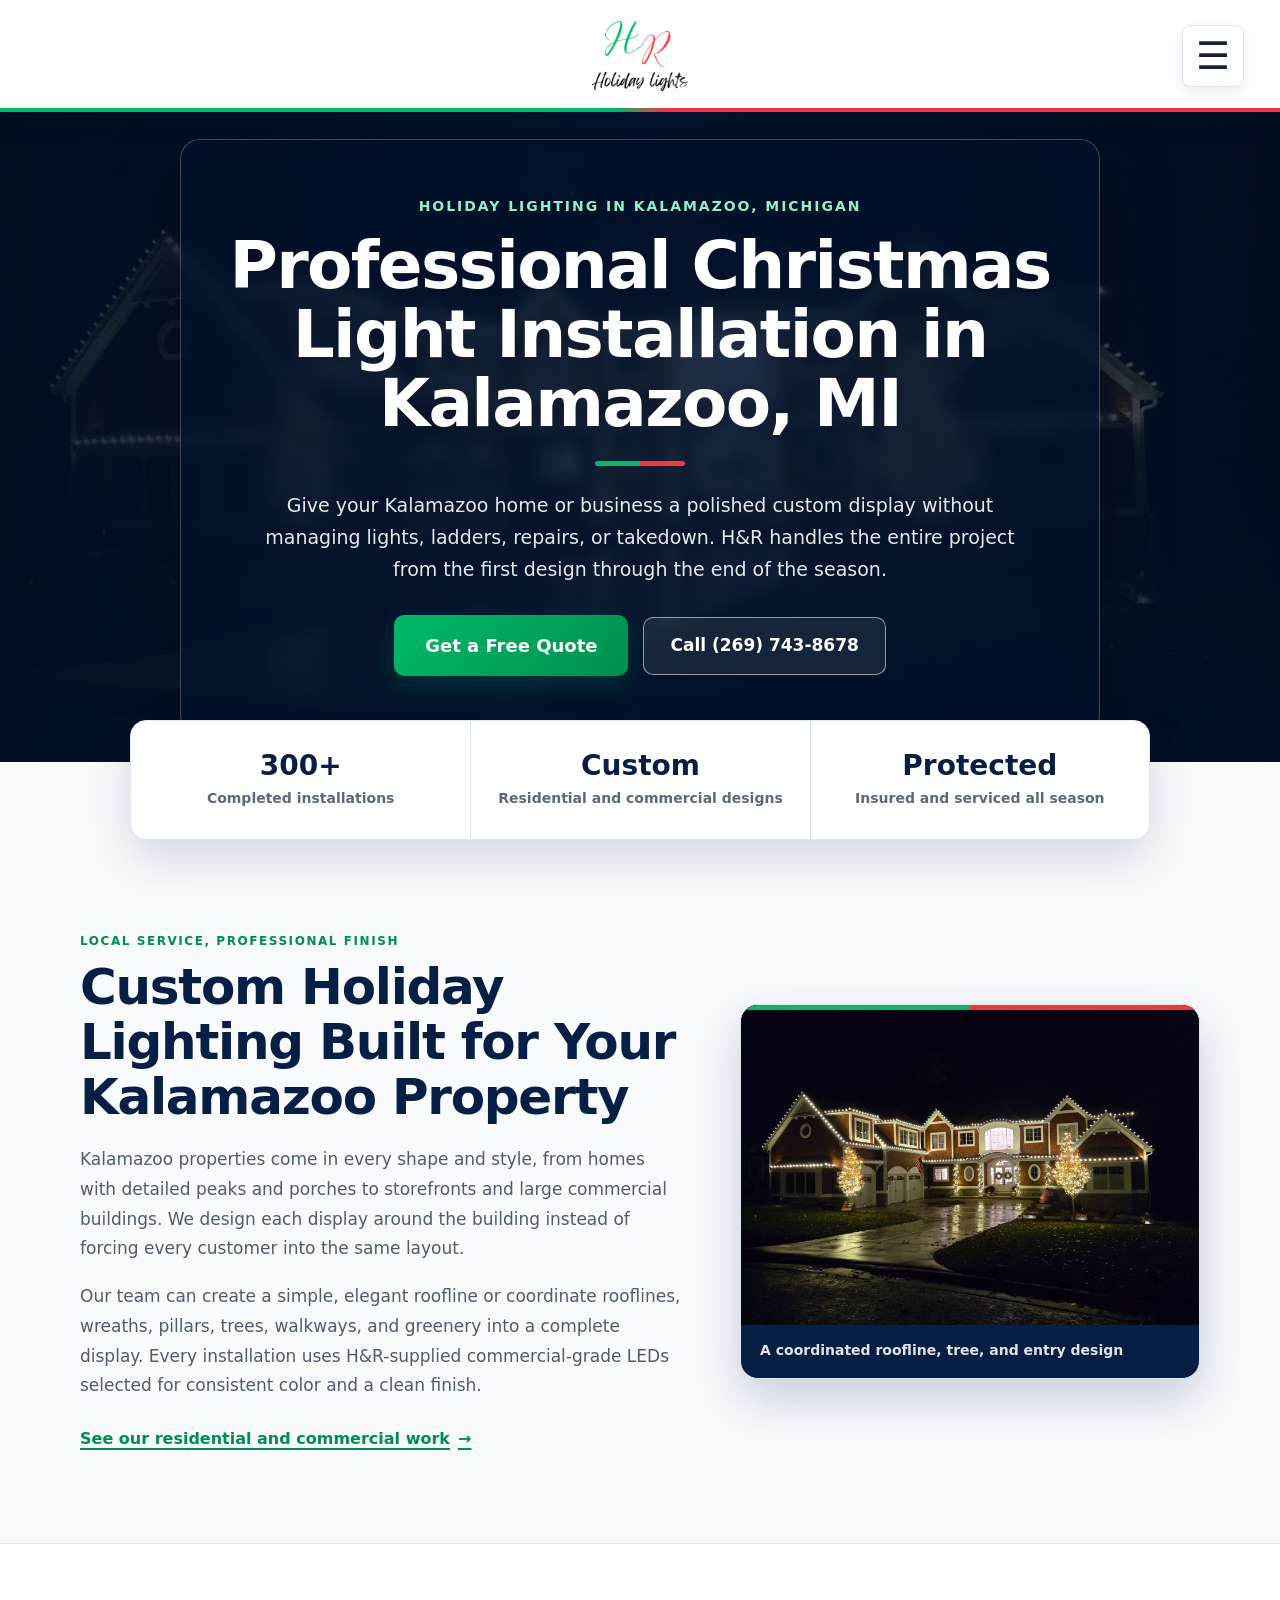
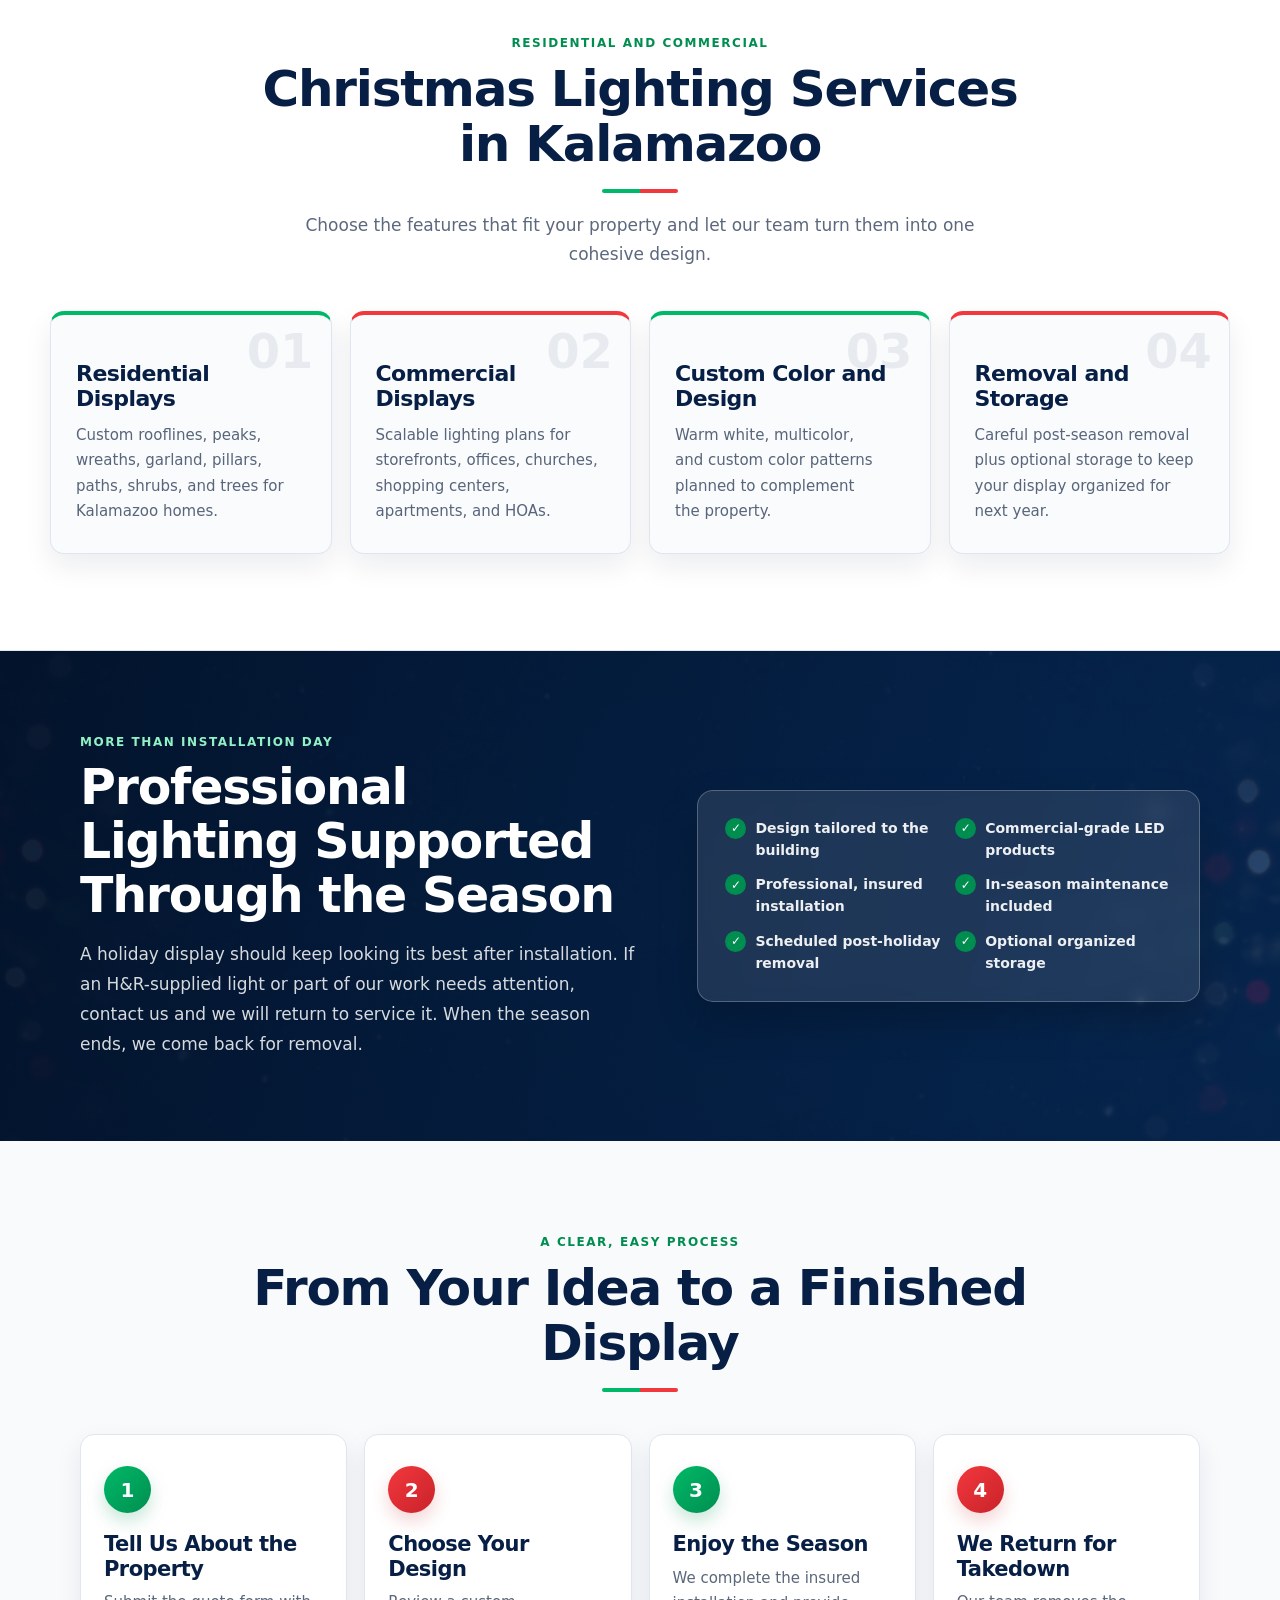
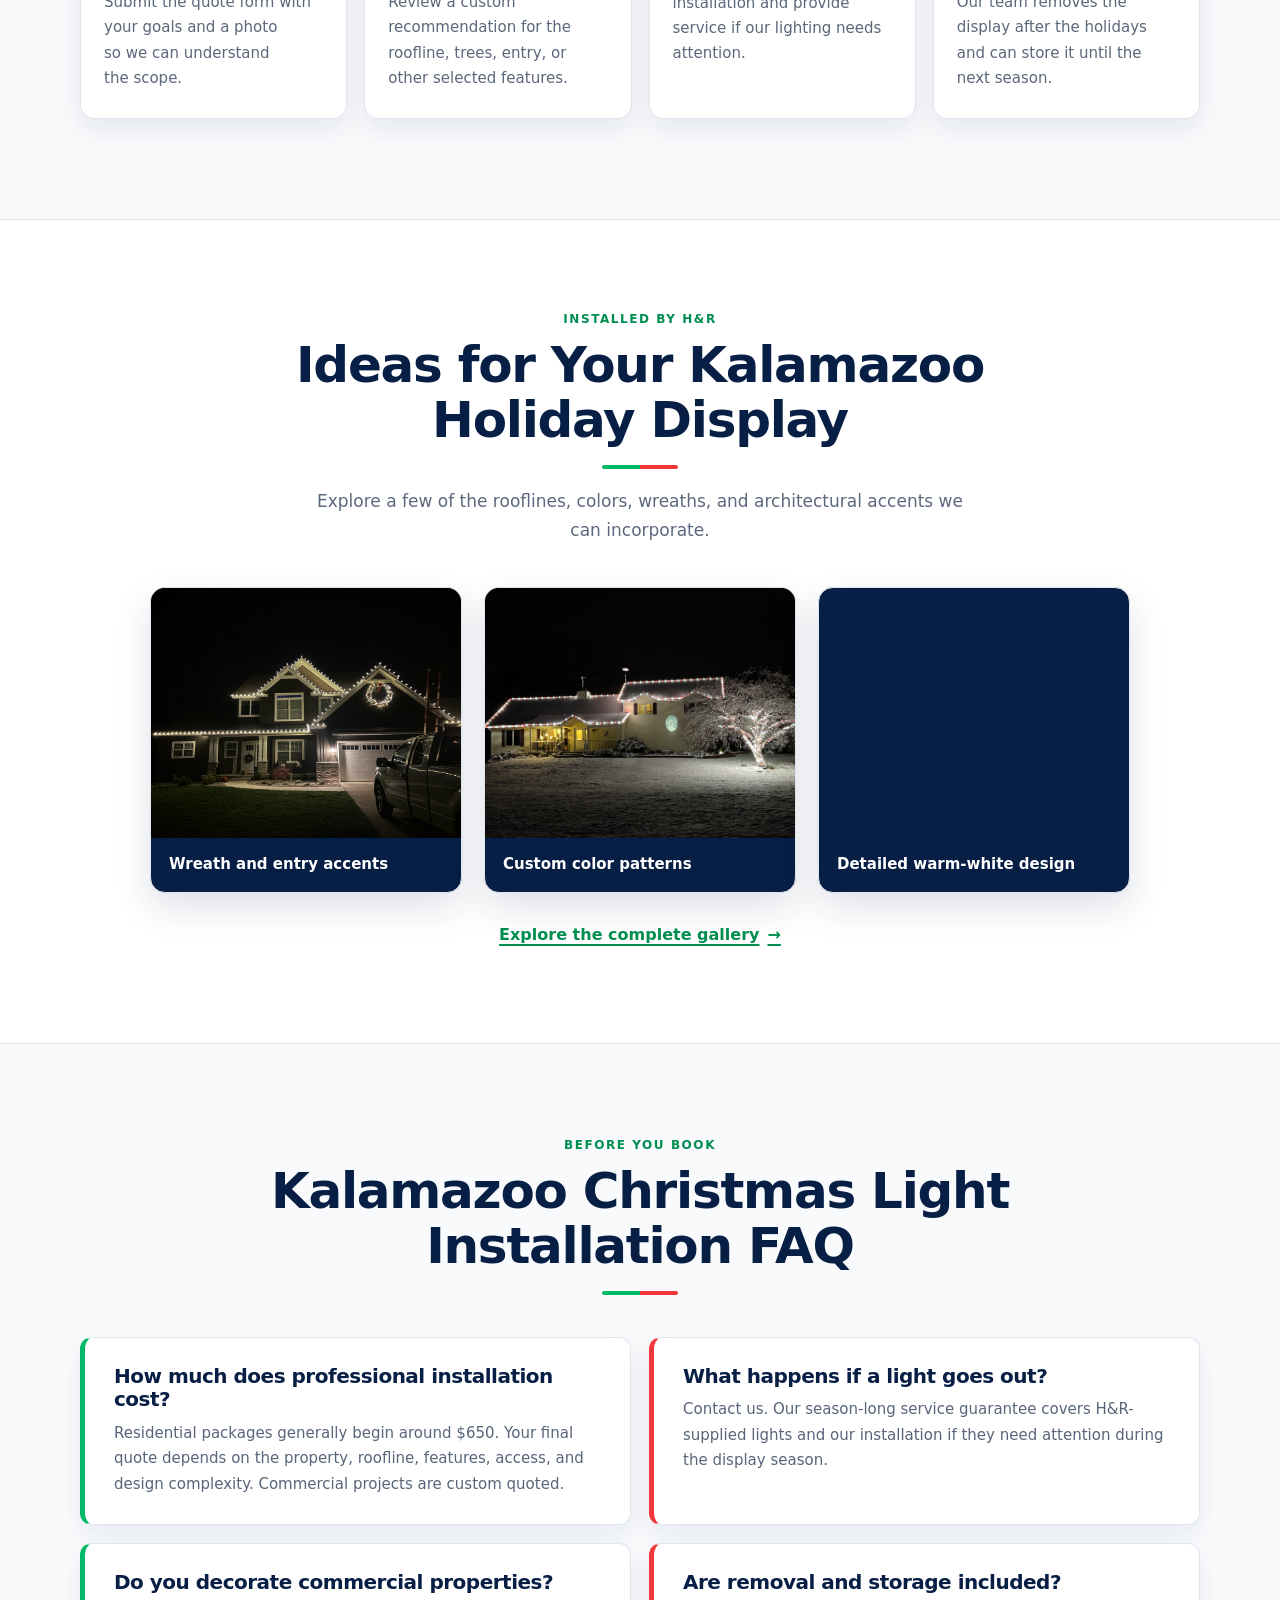
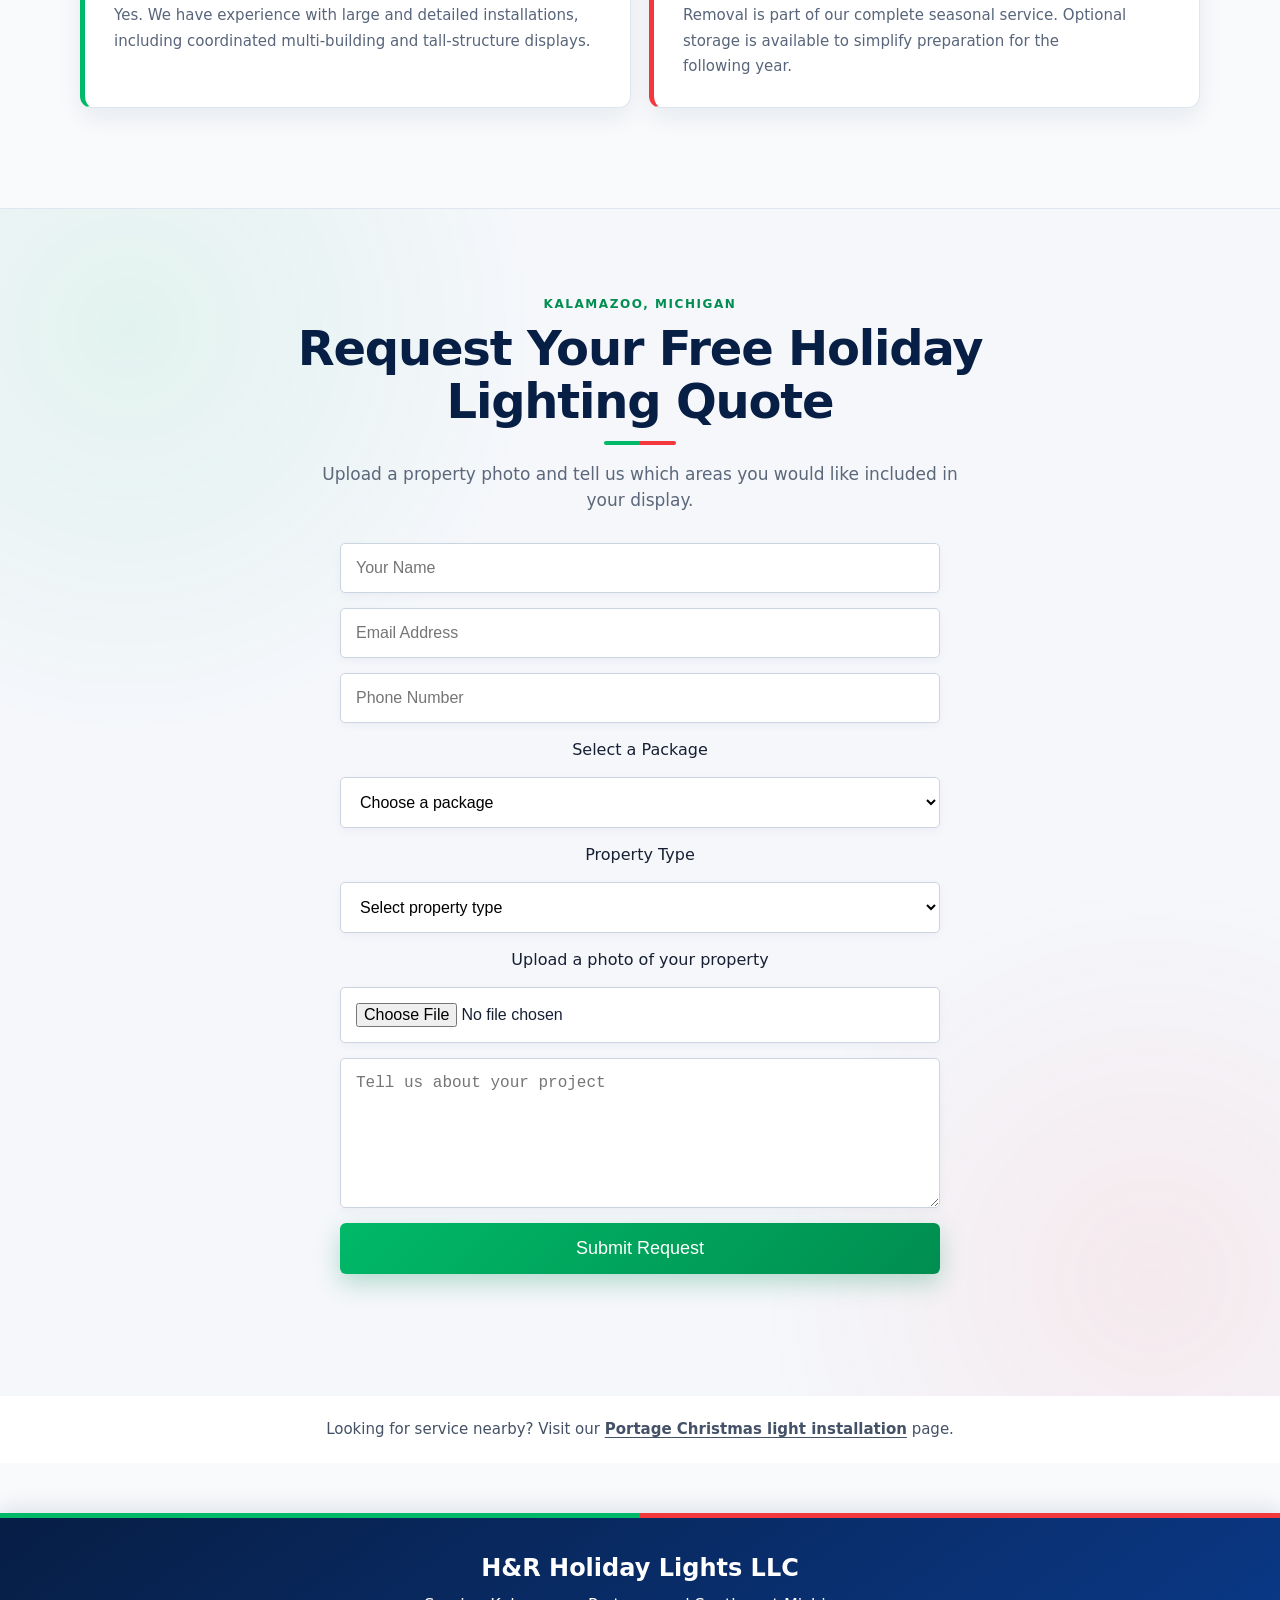
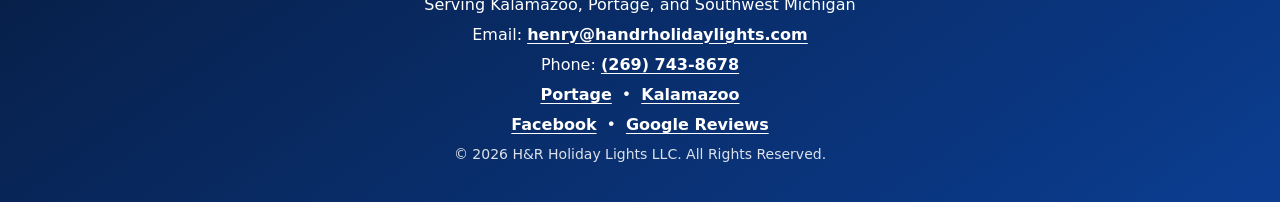
<file: kalamazoo-christmas-light-installation.html>
<!DOCTYPE html>
<html lang="en">
<head>
    <meta charset="UTF-8">
    <meta name="viewport" content="width=device-width, initial-scale=1.0">
    <title>Christmas Light Installation Kalamazoo, MI | H&amp;R Holiday Lights</title>
    <meta name="description" content="Professional Christmas light installation in Kalamazoo, MI, for homes and businesses. Custom design, installation, maintenance, removal, and optional storage.">
    <meta name="robots" content="index, follow, max-image-preview:large">
    <link rel="canonical" href="https://handrholidaylights.com/kalamazoo-christmas-light-installation.html">
    <meta property="og:type" content="website">
    <meta property="og:site_name" content="H&amp;R Holiday Lights">
    <meta property="og:title" content="Christmas Light Installation in Kalamazoo, MI | H&amp;R Holiday Lights">
    <meta property="og:description" content="Professional holiday lighting for Kalamazoo homes and businesses, from custom design and installation to maintenance, removal, and optional storage.">
    <meta property="og:url" content="https://handrholidaylights.com/kalamazoo-christmas-light-installation.html">
    <meta property="og:image" content="https://handrholidaylights.com/photos/Bandos.jpeg">
    <script type="application/ld+json">
    {
      "@context": "https://schema.org",
      "@graph": [
        {
          "@type": "Service",
          "@id": "https://handrholidaylights.com/kalamazoo-christmas-light-installation.html#service",
          "name": "Christmas Light Installation in Kalamazoo, Michigan",
          "serviceType": "Professional Christmas light installation",
          "url": "https://handrholidaylights.com/kalamazoo-christmas-light-installation.html",
          "description": "Professional residential and commercial holiday lighting design, commercial-grade LED lights, insured installation, in-season maintenance, removal, and optional storage in Kalamazoo, Michigan.",
          "areaServed": {
            "@type": "City",
            "name": "Kalamazoo",
            "containedInPlace": {
              "@type": "State",
              "name": "Michigan"
            }
          },
          "provider": {
            "@type": "Organization",
            "@id": "https://handrholidaylights.com/#business",
            "name": "H&R Holiday Lights LLC",
            "url": "https://handrholidaylights.com/",
            "telephone": "+1-269-743-8678",
            "email": "henry@handrholidaylights.com"
          }
        },
        {
          "@type": "BreadcrumbList",
          "itemListElement": [
            {
              "@type": "ListItem",
              "position": 1,
              "name": "Home",
              "item": "https://handrholidaylights.com/"
            },
            {
              "@type": "ListItem",
              "position": 2,
              "name": "Kalamazoo Christmas Light Installation",
              "item": "https://handrholidaylights.com/kalamazoo-christmas-light-installation.html"
            }
          ]
        },
        {
          "@type": "FAQPage",
          "mainEntity": [
            {
              "@type": "Question",
              "name": "How much does professional Christmas light installation cost in Kalamazoo?",
              "acceptedAnswer": {
                "@type": "Answer",
                "text": "H&R residential packages generally begin around $650. Final pricing depends on the property, roofline, selected features, access, and design complexity. Commercial projects receive a custom quote."
              }
            },
            {
              "@type": "Question",
              "name": "Does H&R service Christmas lights during the season?",
              "acceptedAnswer": {
                "@type": "Answer",
                "text": "Yes. If an H&R-supplied light or part of the installation needs attention during the display season, customers can contact H&R for service."
              }
            },
            {
              "@type": "Question",
              "name": "Do you install commercial Christmas lights in Kalamazoo?",
              "acceptedAnswer": {
                "@type": "Answer",
                "text": "Yes. H&R designs and installs holiday lighting for storefronts, offices, churches, shopping centers, apartment communities, HOAs, and other commercial properties."
              }
            }
          ]
        }
      ]
    }
    </script>
    <link rel="stylesheet" href="style.css">
</head>

<body class="location-body">

<nav class="navbar" aria-label="Main navigation">
    <div class="logo">
        <a href="index.html">
            <img src="photos/logo.png" alt="H&amp;R Holiday Lights">
        </a>
    </div>

    <div class="menu">
        <button class="menu-button" type="button" onclick="toggleMenu()" aria-label="Open navigation menu">☰</button>

        <div class="dropdown-menu">
            <a href="index.html">Home</a>
            <a href="services.html">Services</a>
            <a href="gallery.html">Our Work</a>
            <a href="packages.html">Packages</a>
            <a href="process.html">Our Process</a>
            <a href="about.html">About Us</a>
            <a href="portage-christmas-light-installation.html">Portage</a>
            <a href="kalamazoo-christmas-light-installation.html" aria-current="page">Kalamazoo</a>
            <a href="faq.html">FAQ</a>
            <a href="#location-quote">Free Quote</a>
        </div>
    </div>
</nav>

<main>
    <section class="location-hero location-hero-kalamazoo">
        <div class="location-hero-content">
            <span class="location-kicker">Holiday lighting in Kalamazoo, Michigan</span>
            <h1>Professional Christmas Light Installation in Kalamazoo, MI</h1>
            <p>
                Give your Kalamazoo home or business a polished custom display without
                managing lights, ladders, repairs, or takedown. H&amp;R handles the entire
                project from the first design through the end of the season.
            </p>
            <div class="location-actions">
                <a href="#location-quote" class="quote-button">Get a Free Quote</a>
                <a href="tel:+12697438678" class="location-phone">Call (269) 743-8678</a>
            </div>
        </div>
    </section>

    <section class="location-trust" aria-label="H&amp;R Holiday Lights service highlights">
        <div>
            <strong>300+</strong>
            <span>Completed installations</span>
        </div>
        <div>
            <strong>Custom</strong>
            <span>Residential and commercial designs</span>
        </div>
        <div>
            <strong>Protected</strong>
            <span>Insured and serviced all season</span>
        </div>
    </section>

    <section class="location-section location-intro-grid">
        <div class="location-copy">
            <span class="project-story-label">Local service, professional finish</span>
            <h2>Custom Holiday Lighting Built for Your Kalamazoo Property</h2>
            <p>
                Kalamazoo properties come in every shape and style, from homes with detailed
                peaks and porches to storefronts and large commercial buildings. We design each
                display around the building instead of forcing every customer into the same layout.
            </p>
            <p>
                Our team can create a simple, elegant roofline or coordinate rooflines, wreaths,
                pillars, trees, walkways, and greenery into a complete display. Every installation
                uses H&amp;R-supplied commercial-grade LEDs selected for consistent color and a clean finish.
            </p>
            <a href="gallery.html" class="location-text-link">See our residential and commercial work <span aria-hidden="true">→</span></a>
        </div>
        <figure class="location-feature-image">
            <img src="photos/Bandos.jpeg" alt="Large home with warm white lights outlining multiple rooflines and trees" width="1600" height="1200" loading="eager" decoding="async">
            <figcaption>A coordinated roofline, tree, and entry design</figcaption>
        </figure>
    </section>

    <section class="location-services" aria-labelledby="kalamazoo-services-heading">
        <div class="location-section-heading">
            <span class="project-story-label">Residential and commercial</span>
            <h2 id="kalamazoo-services-heading">Christmas Lighting Services in Kalamazoo</h2>
            <p>Choose the features that fit your property and let our team turn them into one cohesive design.</p>
        </div>

        <div class="location-service-grid">
            <article class="location-service-card">
                <span aria-hidden="true">01</span>
                <h3>Residential Displays</h3>
                <p>Custom rooflines, peaks, wreaths, garland, pillars, paths, shrubs, and trees for Kalamazoo homes.</p>
            </article>
            <article class="location-service-card">
                <span aria-hidden="true">02</span>
                <h3>Commercial Displays</h3>
                <p>Scalable lighting plans for storefronts, offices, churches, shopping centers, apartments, and HOAs.</p>
            </article>
            <article class="location-service-card">
                <span aria-hidden="true">03</span>
                <h3>Custom Color and Design</h3>
                <p>Warm white, multicolor, and custom color patterns planned to complement the property.</p>
            </article>
            <article class="location-service-card">
                <span aria-hidden="true">04</span>
                <h3>Removal and Storage</h3>
                <p>Careful post-season removal plus optional storage to keep your display organized for next year.</p>
            </article>
        </div>
    </section>

    <section class="location-band">
        <div class="location-band-copy">
            <span class="project-story-label">More than installation day</span>
            <h2>Professional Lighting Supported Through the Season</h2>
            <p>
                A holiday display should keep looking its best after installation. If an H&amp;R-supplied
                light or part of our work needs attention, contact us and we will return to service it.
                When the season ends, we come back for removal.
            </p>
        </div>
        <ul class="location-checklist">
            <li>Design tailored to the building</li>
            <li>Commercial-grade LED products</li>
            <li>Professional, insured installation</li>
            <li>In-season maintenance included</li>
            <li>Scheduled post-holiday removal</li>
            <li>Optional organized storage</li>
        </ul>
    </section>

    <section class="location-section location-process" aria-labelledby="kalamazoo-process-heading">
        <div class="location-section-heading">
            <span class="project-story-label">A clear, easy process</span>
            <h2 id="kalamazoo-process-heading">From Your Idea to a Finished Display</h2>
        </div>

        <div class="location-step-grid">
            <article>
                <strong>1</strong>
                <h3>Tell Us About the Property</h3>
                <p>Submit the quote form with your goals and a photo so we can understand the scope.</p>
            </article>
            <article>
                <strong>2</strong>
                <h3>Choose Your Design</h3>
                <p>Review a custom recommendation for the roofline, trees, entry, or other selected features.</p>
            </article>
            <article>
                <strong>3</strong>
                <h3>Enjoy the Season</h3>
                <p>We complete the insured installation and provide service if our lighting needs attention.</p>
            </article>
            <article>
                <strong>4</strong>
                <h3>We Return for Takedown</h3>
                <p>Our team removes the display after the holidays and can store it until the next season.</p>
            </article>
        </div>
    </section>

    <section class="location-gallery" aria-labelledby="kalamazoo-gallery-heading">
        <div class="location-section-heading">
            <span class="project-story-label">Installed by H&amp;R</span>
            <h2 id="kalamazoo-gallery-heading">Ideas for Your Kalamazoo Holiday Display</h2>
            <p>Explore a few of the rooflines, colors, wreaths, and architectural accents we can incorporate.</p>
        </div>
        <div class="location-gallery-grid">
            <figure>
                <img src="photos/Wreath.jpeg" alt="Residential entrance decorated with an illuminated Christmas wreath" width="4032" height="3024" loading="lazy" decoding="async">
                <figcaption>Wreath and entry accents</figcaption>
            </figure>
            <figure>
                <img src="photos/candy cane.jpeg" alt="Home decorated with a red and white candy cane lighting pattern" width="5712" height="4284" loading="lazy" decoding="async">
                <figcaption>Custom color patterns</figcaption>
            </figure>
            <figure>
                <img src="photos/Daniella.jpeg" alt="Home decorated with warm white Christmas lights" width="4032" height="3024" loading="lazy" decoding="async">
                <figcaption>Detailed warm-white design</figcaption>
            </figure>
        </div>
        <a href="gallery.html" class="location-text-link location-gallery-link">Explore the complete gallery <span aria-hidden="true">→</span></a>
    </section>

    <section class="location-section location-faq" aria-labelledby="kalamazoo-faq-heading">
        <div class="location-section-heading">
            <span class="project-story-label">Before you book</span>
            <h2 id="kalamazoo-faq-heading">Kalamazoo Christmas Light Installation FAQ</h2>
        </div>

        <div class="location-faq-grid">
            <article>
                <h3>How much does professional installation cost?</h3>
                <p>Residential packages generally begin around $650. Your final quote depends on the property, roofline, features, access, and design complexity. Commercial projects are custom quoted.</p>
            </article>
            <article>
                <h3>What happens if a light goes out?</h3>
                <p>Contact us. Our season-long service guarantee covers H&amp;R-supplied lights and our installation if they need attention during the display season.</p>
            </article>
            <article>
                <h3>Do you decorate commercial properties?</h3>
                <p>Yes. We have experience with large and detailed installations, including coordinated multi-building and tall-structure displays.</p>
            </article>
            <article>
                <h3>Are removal and storage included?</h3>
                <p>Removal is part of our complete seasonal service. Optional storage is available to simplify preparation for the following year.</p>
            </article>
        </div>
    </section>

    <section class="quote location-quote" id="location-quote">
        <span class="project-story-label">Kalamazoo, Michigan</span>
        <h2>Request Your Free Holiday Lighting Quote</h2>
        <p>Upload a property photo and tell us which areas you would like included in your display.</p>

        <form action="https://formspree.io/f/xqpzarww" method="POST" enctype="multipart/form-data">
            <input type="hidden" name="service_area" value="Kalamazoo, MI">
            <input type="text" name="name" placeholder="Your Name" aria-label="Your name" required>
            <input type="email" name="email" placeholder="Email Address" aria-label="Email address" required>
            <input type="tel" name="phone" placeholder="Phone Number" aria-label="Phone number">

            <label for="kalamazoo-package">Select a Package</label>
            <select id="kalamazoo-package" name="package" required>
                <option value="">Choose a package</option>
                <option value="Classic Package">Classic Package ($650 - $1,200)</option>
                <option value="Premium Package">Premium Package ($1,200 - $2,300)</option>
                <option value="Signature Package">Signature Package ($2,300+)</option>
                <option value="Commercial Package">Commercial Package (Custom Quote)</option>
            </select>

            <label for="kalamazoo-property">Property Type</label>
            <select id="kalamazoo-property" name="property" required>
                <option value="">Select property type</option>
                <option value="Residential Home">Residential Home</option>
                <option value="Business">Business</option>
                <option value="Church">Church</option>
                <option value="Apartment / HOA">Apartment / HOA</option>
            </select>

            <label for="kalamazoo-photos">Upload a photo of your property</label>
            <input type="file" id="kalamazoo-photos" name="photos" accept="image/*">
            <textarea name="message" placeholder="Tell us about your project" aria-label="Tell us about your project" required></textarea>
            <button type="submit">Submit Request</button>
        </form>
    </section>

    <aside class="location-nearby" aria-label="Nearby service area">
        <p>Looking for service nearby? Visit our <a href="portage-christmas-light-installation.html">Portage Christmas light installation</a> page.</p>
    </aside>
</main>

<footer>
    <p>H&amp;R Holiday Lights LLC</p>
    <p>Serving Kalamazoo, Portage, and Southwest Michigan</p>
    <p>Email: <a href="mailto:henry@handrholidaylights.com">henry@handrholidaylights.com</a></p>
    <p>Phone: <a href="tel:+12697438678">(269) 743-8678</a></p>
    <p class="footer-service-areas">
        <a href="portage-christmas-light-installation.html">Portage</a>
        <span aria-hidden="true">•</span>
        <a href="kalamazoo-christmas-light-installation.html">Kalamazoo</a>
    </p>
    <p class="footer-socials">
        <a href="https://www.facebook.com/p/HR-Holiday-Lights-61552505682072/" target="_blank" rel="noopener noreferrer">Facebook</a>
        <span aria-hidden="true">•</span>
        <a href="https://www.google.com/search?q=H%26R+Holiday+Lights+Mattawan+MI+reviews" target="_blank" rel="noopener noreferrer">Google Reviews</a>
    </p>
    <p>© 2026 H&amp;R Holiday Lights LLC. All Rights Reserved.</p>
</footer>

<script>
function toggleMenu() {
    document.querySelector(".dropdown-menu").classList.toggle("show");
}
</script>
</body>
</html>
</file>
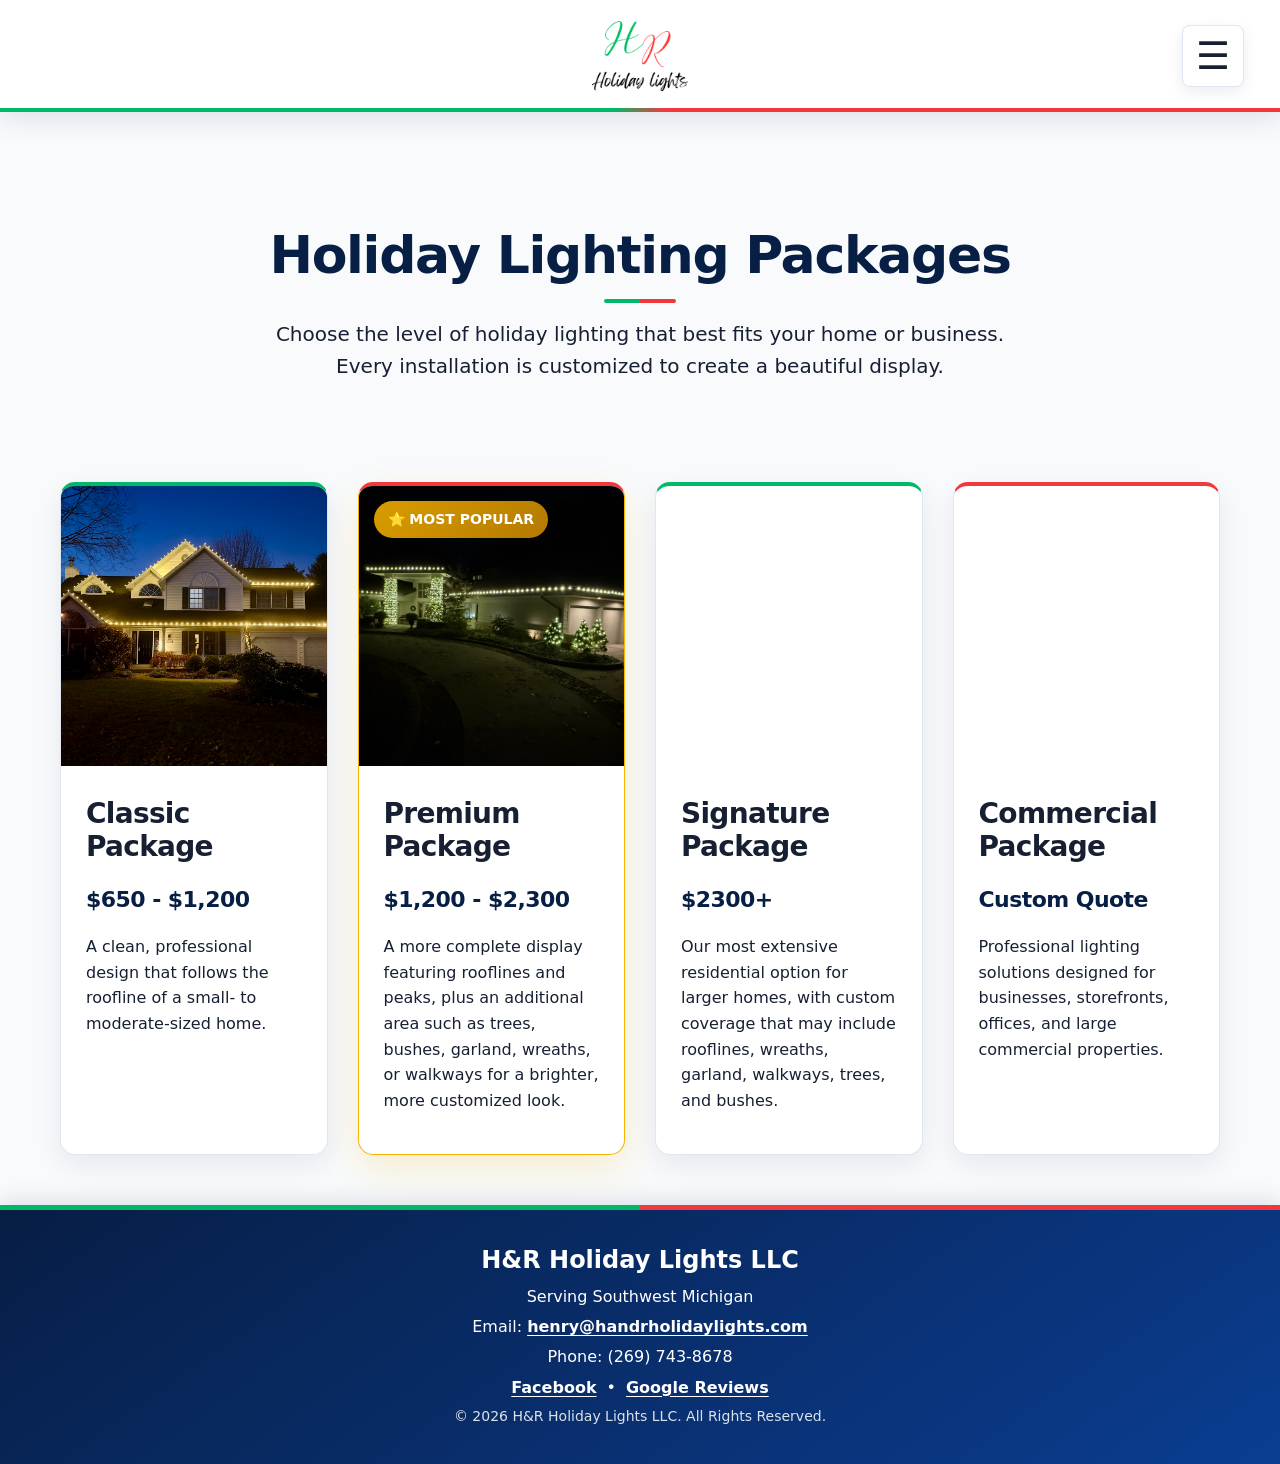
<file: packages.html>
<!DOCTYPE html>
<html lang="en">

<head>
    <meta charset="UTF-8">
    <meta name="viewport" content="width=device-width, initial-scale=1.0">
    <title>Holiday Lighting Packages | H&amp;R Holiday Lights</title>
    <meta name="description" content="Compare residential and commercial holiday lighting packages from H&amp;R Holiday Lights, with custom designs for properties throughout Southwest Michigan.">
    <meta name="robots" content="index, follow, max-image-preview:large">
    <link rel="canonical" href="https://handrholidaylights.com/packages.html">
    <meta property="og:type" content="website">
    <meta property="og:site_name" content="H&amp;R Holiday Lights">
    <meta property="og:title" content="Holiday Lighting Packages | H&amp;R Holiday Lights">
    <meta property="og:description" content="Compare residential and commercial holiday lighting packages from H&amp;R Holiday Lights, with custom designs for properties throughout Southwest Michigan.">
    <meta property="og:url" content="https://handrholidaylights.com/packages.html">
    <meta property="og:image" content="https://handrholidaylights.com/photos/Bandos.jpeg">
    <link rel="stylesheet" href="style.css">
</head>

<body>

<!-- NAVIGATION -->
<nav class="navbar">

    <div class="logo">
        <a href="index.html">
            <img src="photos/logo.png" alt="H&R Holiday Lights">
        </a>
    </div>

    <div class="menu">
        <button class="menu-button" onclick="toggleMenu()">☰</button>

        <div class="dropdown-menu">
            <a href="index.html">Home</a>
            <a href="services.html">Services</a>
            <a href="gallery.html">Our Work</a>
            <a href="packages.html">Packages</a>
            <a href="process.html">Our Process</a>
            <a href="about.html">About Us</a>
            <a href="portage-christmas-light-installation.html">Portage</a>
            <a href="kalamazoo-christmas-light-installation.html">Kalamazoo</a>
            <a href="faq.html">FAQ</a>
            <a href="index.html#quote">Free Quote</a>
        </div>
    </div>

</nav>


<!-- PACKAGES HEADER -->


<section class="gallery-hero">

    <h1>Holiday Lighting Packages</h1>

    <p>
        Choose the level of holiday lighting that best fits your home or business.
        Every installation is customized to create a beautiful display.
    </p>

</section>

<section class="packages-grid">

    <div class="package-card">

        <img src="photos/Josh.jpeg" alt="Example of a professional Classic roofline holiday lighting package" loading="lazy" decoding="async">

        <div class="package-content">

            <h2>Classic Package</h2>

            <h3 class="package-price">
                $650 - $1,200
            </h3>

            <p>
                A clean, professional design that follows the roofline of a small- to
                moderate-sized home.
            </p>

        </div>

    </div>     

    <div class="package-card popular-package">

        <div class="popular-badge">
            ⭐ MOST POPULAR
        </div>

        <img src="photos/Kari.jpeg" alt="Example of a Premium custom residential holiday lighting package" loading="lazy" decoding="async">

        <div class="package-content">

            <h2>Premium Package</h2>

            <h3 class="package-price">
                $1,200 - $2,300
            </h3>

            <p>
                A more complete display featuring rooflines and peaks, plus an additional
                area such as trees, bushes, garland, wreaths, or walkways for a brighter,
                more customized look.
            </p>

        </div>

    </div>



    <div class="package-card">

        <img src="photos/Bandos.jpeg" alt="Example of an extensive Signature residential holiday lighting package" loading="lazy" decoding="async">

        <div class="package-content">

            <h2>Signature Package</h2>

            <h3 class="package-price">
                $2300+
            </h3>

            <p>
                Our most extensive residential option for larger homes, with custom coverage
                that may include rooflines, wreaths, garland, walkways, trees, and bushes.
            </p>

        </div>

    </div>



    <div class="package-card">

        <img src="photos/Dowagiac.jpeg" alt="Example of a professional commercial holiday lighting installation" loading="lazy" decoding="async">

        <div class="package-content">

            <h2>Commercial Package</h2>

            <h3 class="package-price">
                Custom Quote
            </h3>

            <p>
                Professional lighting solutions designed for businesses,
                storefronts, offices, and large commercial properties.
            </p>

        </div>

    </div>


</section>


<footer>

    <p>H&R Holiday Lights LLC</p>

    <p>Serving Southwest Michigan</p>

    <p>Email: <a href="mailto:henry@handrholidaylights.com">henry@handrholidaylights.com</a></p>

    <p>Phone: (269) 743-8678</p>

    <p class="footer-socials">
        <a href="https://www.facebook.com/p/HR-Holiday-Lights-61552505682072/" target="_blank" rel="noopener noreferrer">Facebook</a>
        <span aria-hidden="true">•</span>
        <a href="https://www.google.com/search?q=H%26R+Holiday+Lights+Mattawan+MI+reviews" target="_blank" rel="noopener noreferrer">Google Reviews</a>
    </p>

    <p>© 2026 H&R Holiday Lights LLC. All Rights Reserved.</p>

</footer>

<script>
function toggleMenu() {
    document.querySelector(".dropdown-menu").classList.toggle("show");
}
</script>
</body>
</html>
</file>
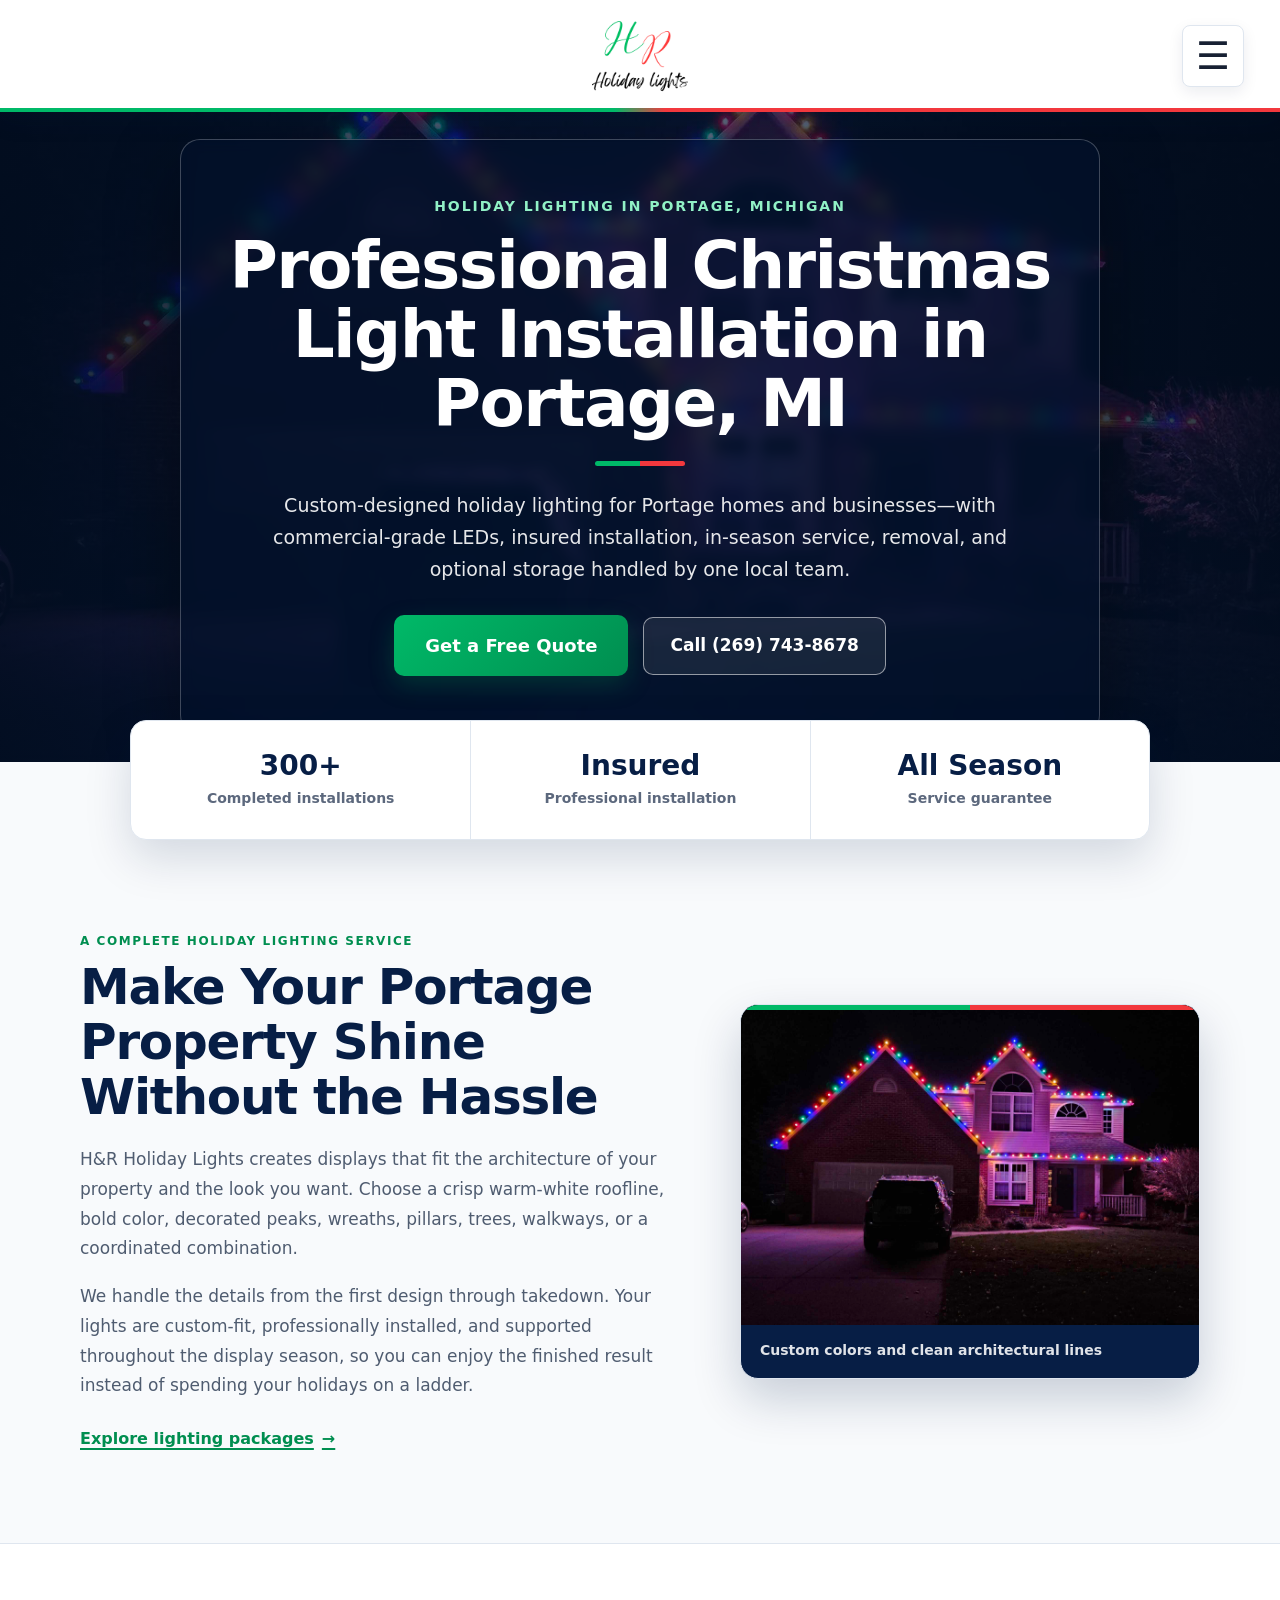
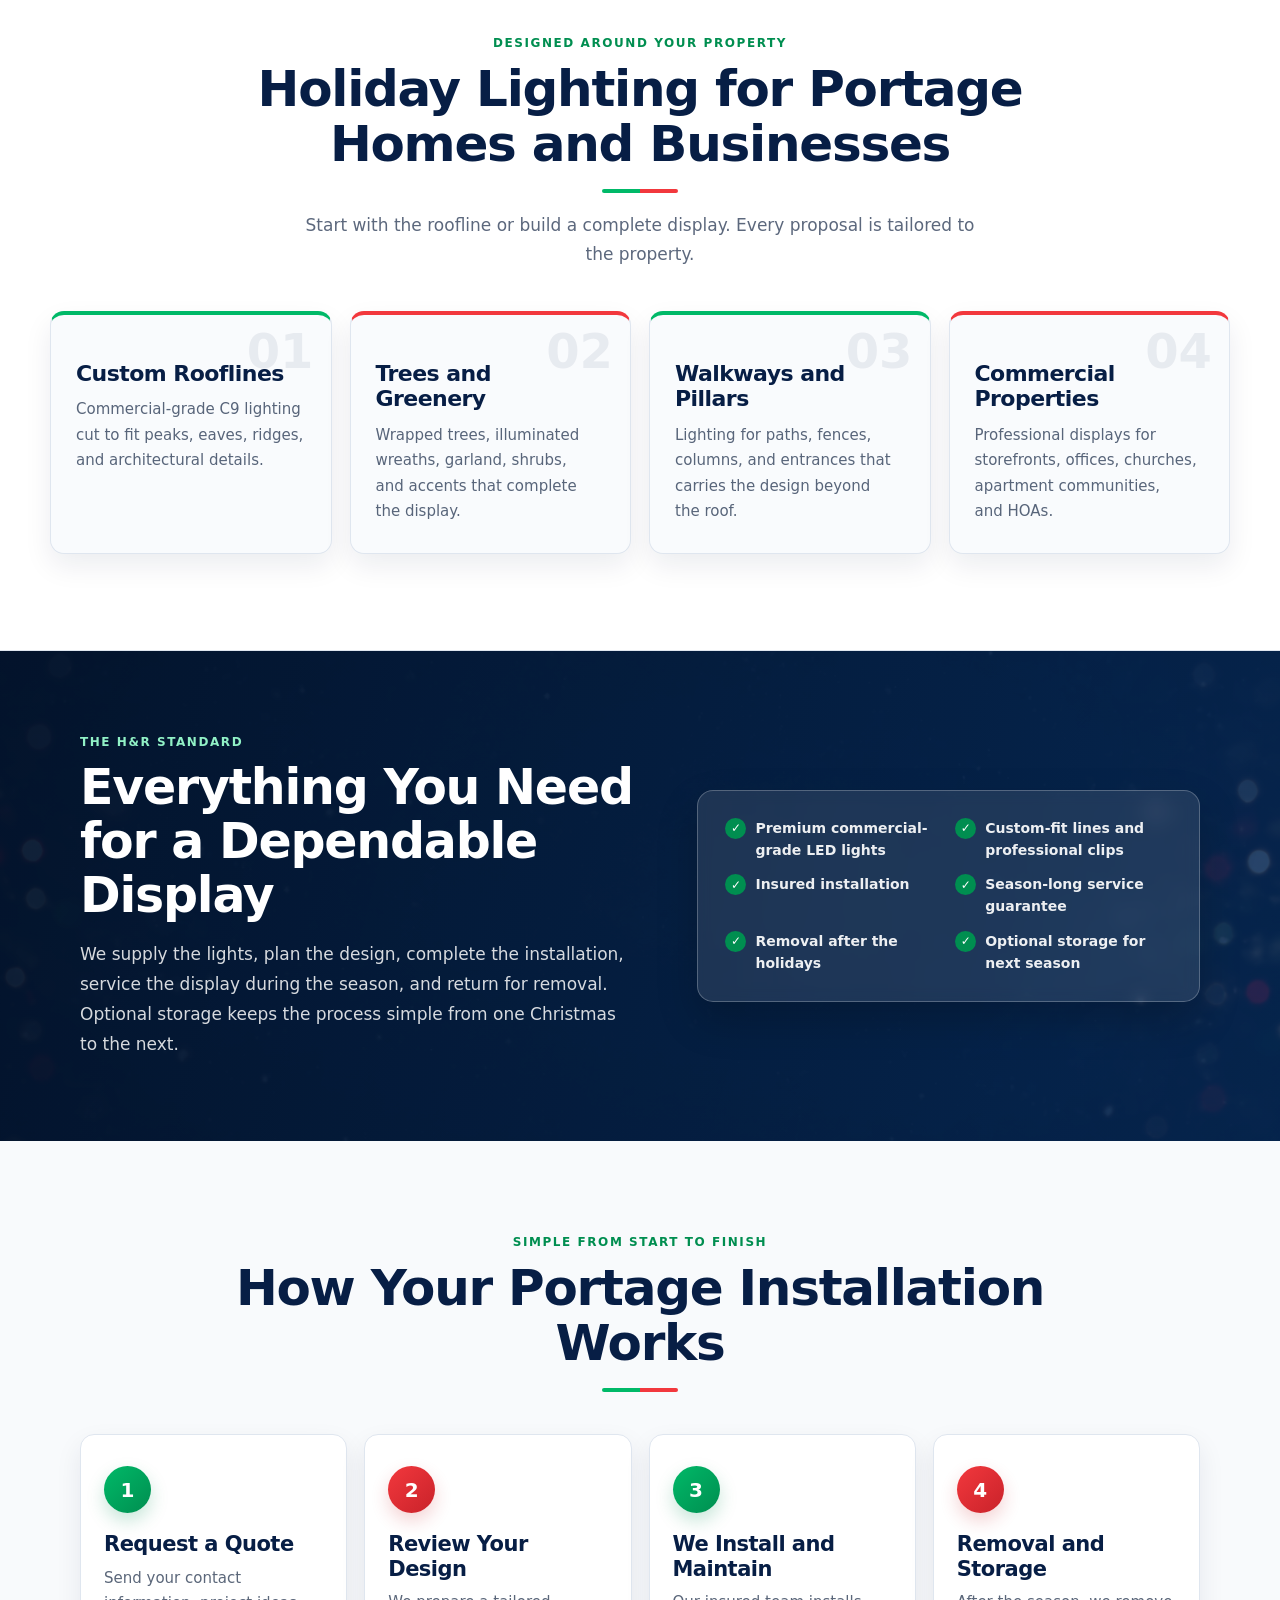
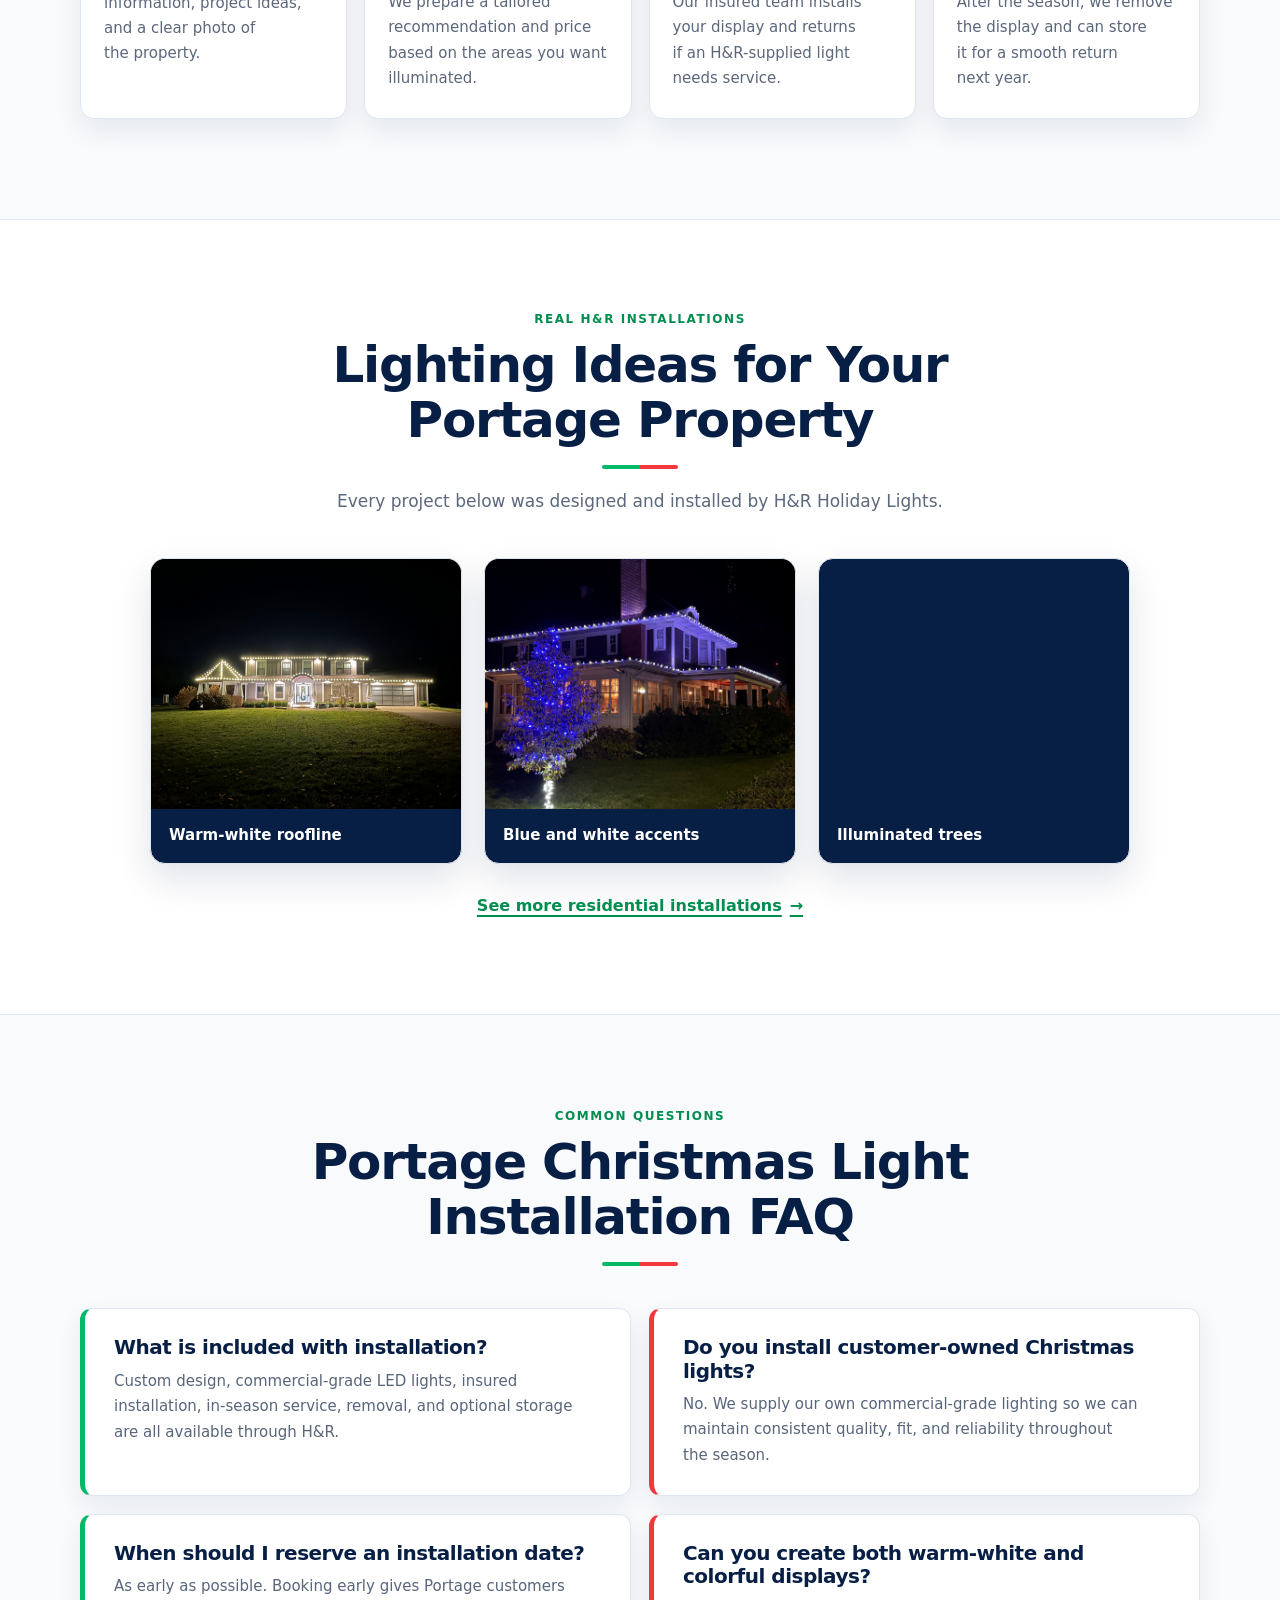
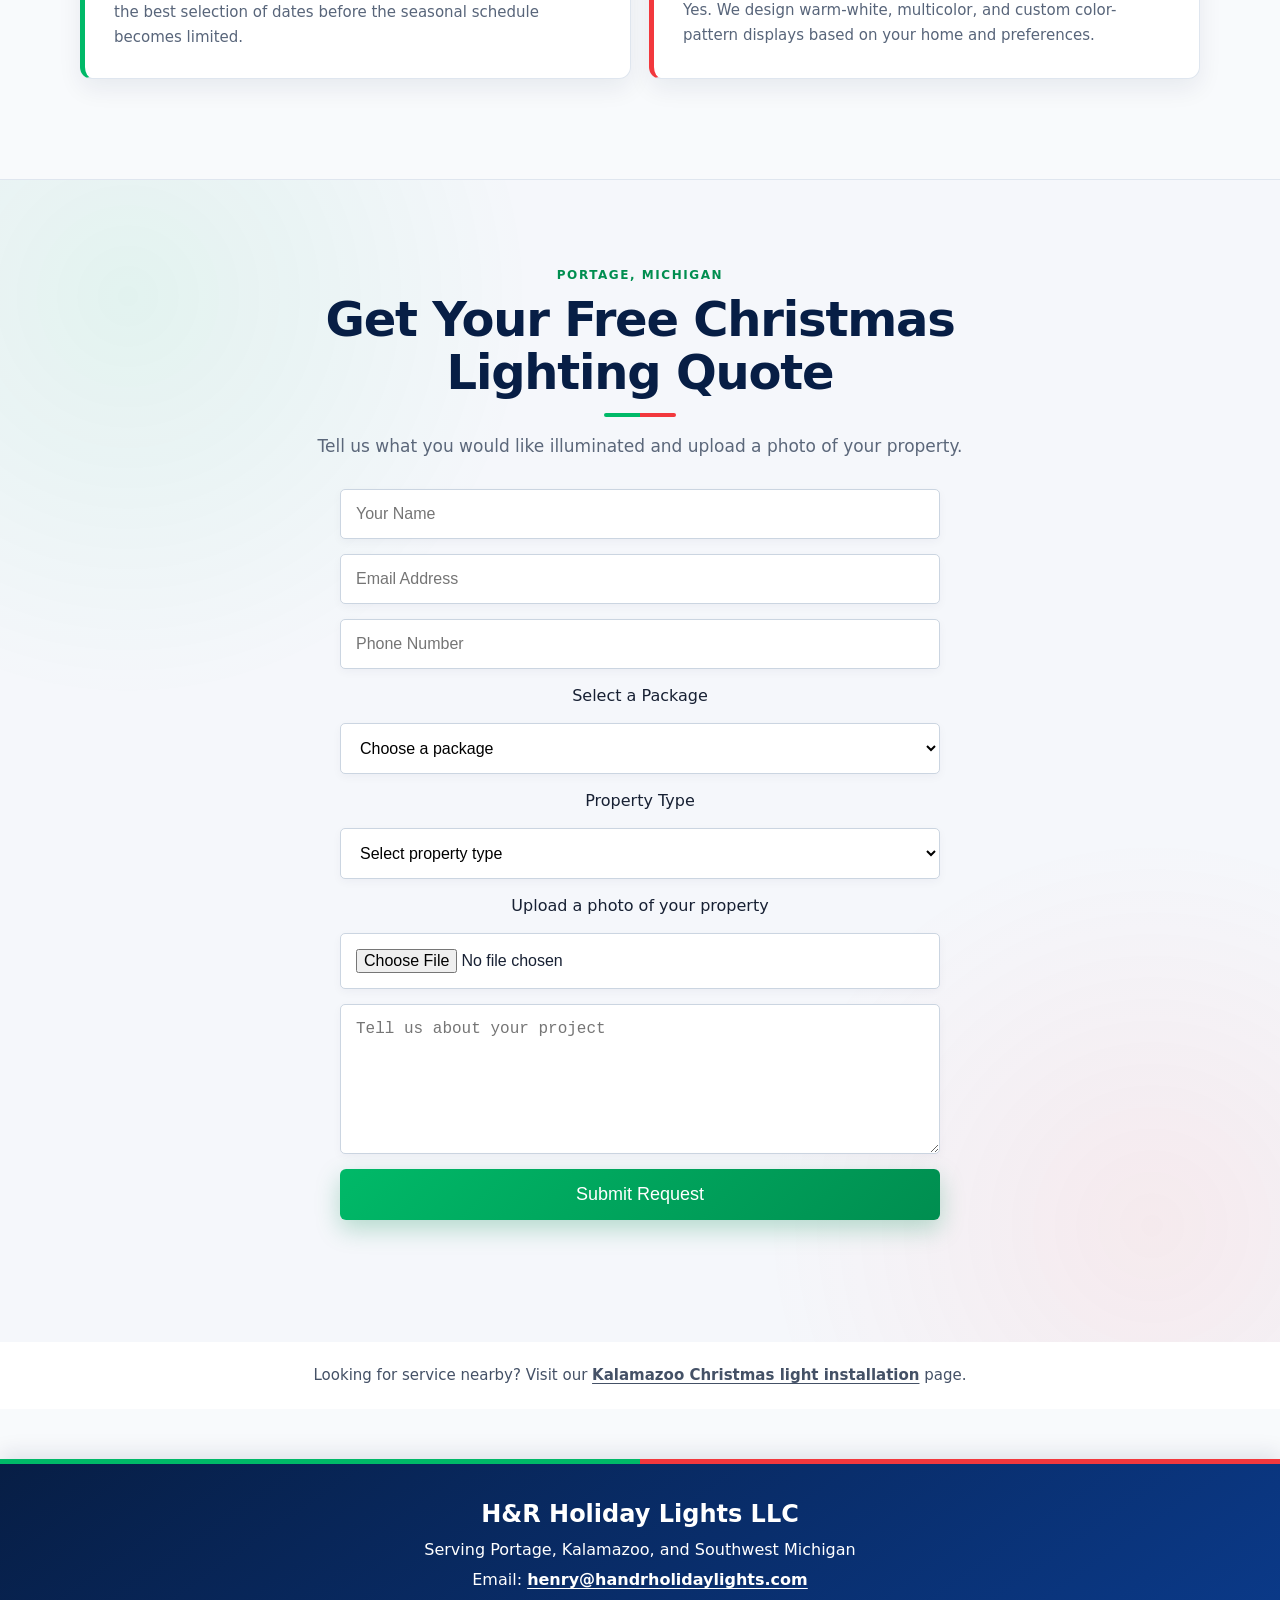
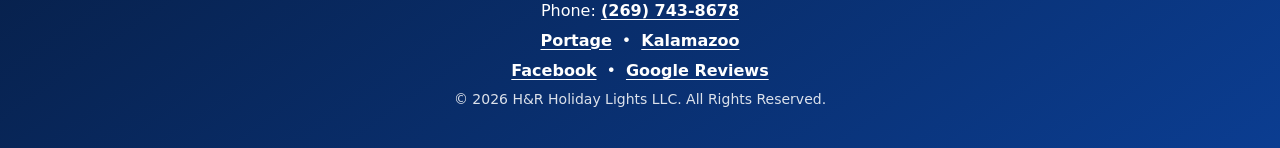
<file: portage-christmas-light-installation.html>
<!DOCTYPE html>
<html lang="en">
<head>
    <meta charset="UTF-8">
    <meta name="viewport" content="width=device-width, initial-scale=1.0">
    <title>Christmas Light Installation Portage, MI | H&amp;R Holiday Lights</title>
    <meta name="description" content="Professional Christmas light installation in Portage, MI, with custom design, commercial-grade LEDs, insured installation, maintenance, removal, and storage.">
    <meta name="robots" content="index, follow, max-image-preview:large">
    <link rel="canonical" href="https://handrholidaylights.com/portage-christmas-light-installation.html">
    <meta property="og:type" content="website">
    <meta property="og:site_name" content="H&amp;R Holiday Lights">
    <meta property="og:title" content="Christmas Light Installation in Portage, MI | H&amp;R Holiday Lights">
    <meta property="og:description" content="Custom holiday lighting for Portage homes and businesses, including design, commercial-grade lights, installation, maintenance, removal, and optional storage.">
    <meta property="og:url" content="https://handrholidaylights.com/portage-christmas-light-installation.html">
    <meta property="og:image" content="https://handrholidaylights.com/photos/Bethany.jpeg">
    <script type="application/ld+json">
    {
      "@context": "https://schema.org",
      "@graph": [
        {
          "@type": "Service",
          "@id": "https://handrholidaylights.com/portage-christmas-light-installation.html#service",
          "name": "Christmas Light Installation in Portage, Michigan",
          "serviceType": "Professional Christmas light installation",
          "url": "https://handrholidaylights.com/portage-christmas-light-installation.html",
          "description": "Custom residential and commercial holiday lighting design, commercial-grade LED lights, insured installation, in-season maintenance, removal, and optional storage in Portage, Michigan.",
          "areaServed": {
            "@type": "City",
            "name": "Portage",
            "containedInPlace": {
              "@type": "State",
              "name": "Michigan"
            }
          },
          "provider": {
            "@type": "Organization",
            "@id": "https://handrholidaylights.com/#business",
            "name": "H&R Holiday Lights LLC",
            "url": "https://handrholidaylights.com/",
            "telephone": "+1-269-743-8678",
            "email": "henry@handrholidaylights.com"
          }
        },
        {
          "@type": "BreadcrumbList",
          "itemListElement": [
            {
              "@type": "ListItem",
              "position": 1,
              "name": "Home",
              "item": "https://handrholidaylights.com/"
            },
            {
              "@type": "ListItem",
              "position": 2,
              "name": "Portage Christmas Light Installation",
              "item": "https://handrholidaylights.com/portage-christmas-light-installation.html"
            }
          ]
        },
        {
          "@type": "FAQPage",
          "mainEntity": [
            {
              "@type": "Question",
              "name": "What is included with Christmas light installation in Portage?",
              "acceptedAnswer": {
                "@type": "Answer",
                "text": "H&R Holiday Lights provides custom design, commercial-grade LED lights, insured installation, in-season service, removal, and optional storage."
              }
            },
            {
              "@type": "Question",
              "name": "Do you install customer-owned Christmas lights?",
              "acceptedAnswer": {
                "@type": "Answer",
                "text": "No. H&R supplies and installs its own commercial-grade lighting so the company can maintain consistent quality, fit, and reliability throughout the season."
              }
            },
            {
              "@type": "Question",
              "name": "When should Portage homeowners schedule holiday light installation?",
              "acceptedAnswer": {
                "@type": "Answer",
                "text": "Booking early provides the best choice of installation dates. Availability becomes more limited as the holiday season approaches."
              }
            }
          ]
        }
      ]
    }
    </script>
    <link rel="stylesheet" href="style.css">
</head>

<body class="location-body">

<nav class="navbar" aria-label="Main navigation">
    <div class="logo">
        <a href="index.html">
            <img src="photos/logo.png" alt="H&amp;R Holiday Lights">
        </a>
    </div>

    <div class="menu">
        <button class="menu-button" type="button" onclick="toggleMenu()" aria-label="Open navigation menu">☰</button>

        <div class="dropdown-menu">
            <a href="index.html">Home</a>
            <a href="services.html">Services</a>
            <a href="gallery.html">Our Work</a>
            <a href="packages.html">Packages</a>
            <a href="process.html">Our Process</a>
            <a href="about.html">About Us</a>
            <a href="portage-christmas-light-installation.html" aria-current="page">Portage</a>
            <a href="kalamazoo-christmas-light-installation.html">Kalamazoo</a>
            <a href="faq.html">FAQ</a>
            <a href="#location-quote">Free Quote</a>
        </div>
    </div>
</nav>

<main>
    <section class="location-hero location-hero-portage">
        <div class="location-hero-content">
            <span class="location-kicker">Holiday lighting in Portage, Michigan</span>
            <h1>Professional Christmas Light Installation in Portage, MI</h1>
            <p>
                Custom-designed holiday lighting for Portage homes and businesses—with
                commercial-grade LEDs, insured installation, in-season service, removal,
                and optional storage handled by one local team.
            </p>
            <div class="location-actions">
                <a href="#location-quote" class="quote-button">Get a Free Quote</a>
                <a href="tel:+12697438678" class="location-phone">Call (269) 743-8678</a>
            </div>
        </div>
    </section>

    <section class="location-trust" aria-label="H&amp;R Holiday Lights service highlights">
        <div>
            <strong>300+</strong>
            <span>Completed installations</span>
        </div>
        <div>
            <strong>Insured</strong>
            <span>Professional installation</span>
        </div>
        <div>
            <strong>All Season</strong>
            <span>Service guarantee</span>
        </div>
    </section>

    <section class="location-section location-intro-grid">
        <div class="location-copy">
            <span class="project-story-label">A complete holiday lighting service</span>
            <h2>Make Your Portage Property Shine Without the Hassle</h2>
            <p>
                H&amp;R Holiday Lights creates displays that fit the architecture of your property
                and the look you want. Choose a crisp warm-white roofline, bold color, decorated
                peaks, wreaths, pillars, trees, walkways, or a coordinated combination.
            </p>
            <p>
                We handle the details from the first design through takedown. Your lights are
                custom-fit, professionally installed, and supported throughout the display season,
                so you can enjoy the finished result instead of spending your holidays on a ladder.
            </p>
            <a href="packages.html" class="location-text-link">Explore lighting packages <span aria-hidden="true">→</span></a>
        </div>
        <figure class="location-feature-image">
            <img src="photos/Bethany.jpeg" alt="Home outlined with bright multicolor Christmas lights" width="2000" height="1500" loading="eager" decoding="async">
            <figcaption>Custom colors and clean architectural lines</figcaption>
        </figure>
    </section>

    <section class="location-services" aria-labelledby="portage-services-heading">
        <div class="location-section-heading">
            <span class="project-story-label">Designed around your property</span>
            <h2 id="portage-services-heading">Holiday Lighting for Portage Homes and Businesses</h2>
            <p>Start with the roofline or build a complete display. Every proposal is tailored to the property.</p>
        </div>

        <div class="location-service-grid">
            <article class="location-service-card">
                <span aria-hidden="true">01</span>
                <h3>Custom Rooflines</h3>
                <p>Commercial-grade C9 lighting cut to fit peaks, eaves, ridges, and architectural details.</p>
            </article>
            <article class="location-service-card">
                <span aria-hidden="true">02</span>
                <h3>Trees and Greenery</h3>
                <p>Wrapped trees, illuminated wreaths, garland, shrubs, and accents that complete the display.</p>
            </article>
            <article class="location-service-card">
                <span aria-hidden="true">03</span>
                <h3>Walkways and Pillars</h3>
                <p>Lighting for paths, fences, columns, and entrances that carries the design beyond the roof.</p>
            </article>
            <article class="location-service-card">
                <span aria-hidden="true">04</span>
                <h3>Commercial Properties</h3>
                <p>Professional displays for storefronts, offices, churches, apartment communities, and HOAs.</p>
            </article>
        </div>
    </section>

    <section class="location-band">
        <div class="location-band-copy">
            <span class="project-story-label">The H&amp;R standard</span>
            <h2>Everything You Need for a Dependable Display</h2>
            <p>
                We supply the lights, plan the design, complete the installation, service the display
                during the season, and return for removal. Optional storage keeps the process simple
                from one Christmas to the next.
            </p>
        </div>
        <ul class="location-checklist">
            <li>Premium commercial-grade LED lights</li>
            <li>Custom-fit lines and professional clips</li>
            <li>Insured installation</li>
            <li>Season-long service guarantee</li>
            <li>Removal after the holidays</li>
            <li>Optional storage for next season</li>
        </ul>
    </section>

    <section class="location-section location-process" aria-labelledby="portage-process-heading">
        <div class="location-section-heading">
            <span class="project-story-label">Simple from start to finish</span>
            <h2 id="portage-process-heading">How Your Portage Installation Works</h2>
        </div>

        <div class="location-step-grid">
            <article>
                <strong>1</strong>
                <h3>Request a Quote</h3>
                <p>Send your contact information, project ideas, and a clear photo of the property.</p>
            </article>
            <article>
                <strong>2</strong>
                <h3>Review Your Design</h3>
                <p>We prepare a tailored recommendation and price based on the areas you want illuminated.</p>
            </article>
            <article>
                <strong>3</strong>
                <h3>We Install and Maintain</h3>
                <p>Our insured team installs your display and returns if an H&amp;R-supplied light needs service.</p>
            </article>
            <article>
                <strong>4</strong>
                <h3>Removal and Storage</h3>
                <p>After the season, we remove the display and can store it for a smooth return next year.</p>
            </article>
        </div>
    </section>

    <section class="location-gallery" aria-labelledby="portage-gallery-heading">
        <div class="location-section-heading">
            <span class="project-story-label">Real H&amp;R installations</span>
            <h2 id="portage-gallery-heading">Lighting Ideas for Your Portage Property</h2>
            <p>Every project below was designed and installed by H&amp;R Holiday Lights.</p>
        </div>
        <div class="location-gallery-grid">
            <figure>
                <img src="photos/Eric.jpeg" alt="Wide home with a warm white roofline display" width="4032" height="3024" loading="lazy" decoding="async">
                <figcaption>Warm-white roofline</figcaption>
            </figure>
            <figure>
                <img src="photos/Blue.jpeg" alt="Two-story home decorated with blue and white holiday lights" width="5712" height="4284" loading="lazy" decoding="async">
                <figcaption>Blue and white accents</figcaption>
            </figure>
            <figure>
                <img src="photos/Tree bart.jpeg" alt="Residential tree illuminated with holiday mini lights" width="4032" height="3024" loading="lazy" decoding="async">
                <figcaption>Illuminated trees</figcaption>
            </figure>
        </div>
        <a href="residential.html" class="location-text-link location-gallery-link">See more residential installations <span aria-hidden="true">→</span></a>
    </section>

    <section class="location-section location-faq" aria-labelledby="portage-faq-heading">
        <div class="location-section-heading">
            <span class="project-story-label">Common questions</span>
            <h2 id="portage-faq-heading">Portage Christmas Light Installation FAQ</h2>
        </div>

        <div class="location-faq-grid">
            <article>
                <h3>What is included with installation?</h3>
                <p>Custom design, commercial-grade LED lights, insured installation, in-season service, removal, and optional storage are all available through H&amp;R.</p>
            </article>
            <article>
                <h3>Do you install customer-owned Christmas lights?</h3>
                <p>No. We supply our own commercial-grade lighting so we can maintain consistent quality, fit, and reliability throughout the season.</p>
            </article>
            <article>
                <h3>When should I reserve an installation date?</h3>
                <p>As early as possible. Booking early gives Portage customers the best selection of dates before the seasonal schedule becomes limited.</p>
            </article>
            <article>
                <h3>Can you create both warm-white and colorful displays?</h3>
                <p>Yes. We design warm-white, multicolor, and custom color-pattern displays based on your home and preferences.</p>
            </article>
        </div>
    </section>

    <section class="quote location-quote" id="location-quote">
        <span class="project-story-label">Portage, Michigan</span>
        <h2>Get Your Free Christmas Lighting Quote</h2>
        <p>Tell us what you would like illuminated and upload a photo of your property.</p>

        <form action="https://formspree.io/f/xqpzarww" method="POST" enctype="multipart/form-data">
            <input type="hidden" name="service_area" value="Portage, MI">
            <input type="text" name="name" placeholder="Your Name" aria-label="Your name" required>
            <input type="email" name="email" placeholder="Email Address" aria-label="Email address" required>
            <input type="tel" name="phone" placeholder="Phone Number" aria-label="Phone number">

            <label for="portage-package">Select a Package</label>
            <select id="portage-package" name="package" required>
                <option value="">Choose a package</option>
                <option value="Classic Package">Classic Package ($650 - $1,200)</option>
                <option value="Premium Package">Premium Package ($1,200 - $2,300)</option>
                <option value="Signature Package">Signature Package ($2,300+)</option>
                <option value="Commercial Package">Commercial Package (Custom Quote)</option>
            </select>

            <label for="portage-property">Property Type</label>
            <select id="portage-property" name="property" required>
                <option value="">Select property type</option>
                <option value="Residential Home">Residential Home</option>
                <option value="Business">Business</option>
                <option value="Church">Church</option>
                <option value="Apartment / HOA">Apartment / HOA</option>
            </select>

            <label for="portage-photos">Upload a photo of your property</label>
            <input type="file" id="portage-photos" name="photos" accept="image/*">
            <textarea name="message" placeholder="Tell us about your project" aria-label="Tell us about your project" required></textarea>
            <button type="submit">Submit Request</button>
        </form>
    </section>

    <aside class="location-nearby" aria-label="Nearby service area">
        <p>Looking for service nearby? Visit our <a href="kalamazoo-christmas-light-installation.html">Kalamazoo Christmas light installation</a> page.</p>
    </aside>
</main>

<footer>
    <p>H&amp;R Holiday Lights LLC</p>
    <p>Serving Portage, Kalamazoo, and Southwest Michigan</p>
    <p>Email: <a href="mailto:henry@handrholidaylights.com">henry@handrholidaylights.com</a></p>
    <p>Phone: <a href="tel:+12697438678">(269) 743-8678</a></p>
    <p class="footer-service-areas">
        <a href="portage-christmas-light-installation.html">Portage</a>
        <span aria-hidden="true">•</span>
        <a href="kalamazoo-christmas-light-installation.html">Kalamazoo</a>
    </p>
    <p class="footer-socials">
        <a href="https://www.facebook.com/p/HR-Holiday-Lights-61552505682072/" target="_blank" rel="noopener noreferrer">Facebook</a>
        <span aria-hidden="true">•</span>
        <a href="https://www.google.com/search?q=H%26R+Holiday+Lights+Mattawan+MI+reviews" target="_blank" rel="noopener noreferrer">Google Reviews</a>
    </p>
    <p>© 2026 H&amp;R Holiday Lights LLC. All Rights Reserved.</p>
</footer>

<script>
function toggleMenu() {
    document.querySelector(".dropdown-menu").classList.toggle("show");
}
</script>
</body>
</html>
</file>
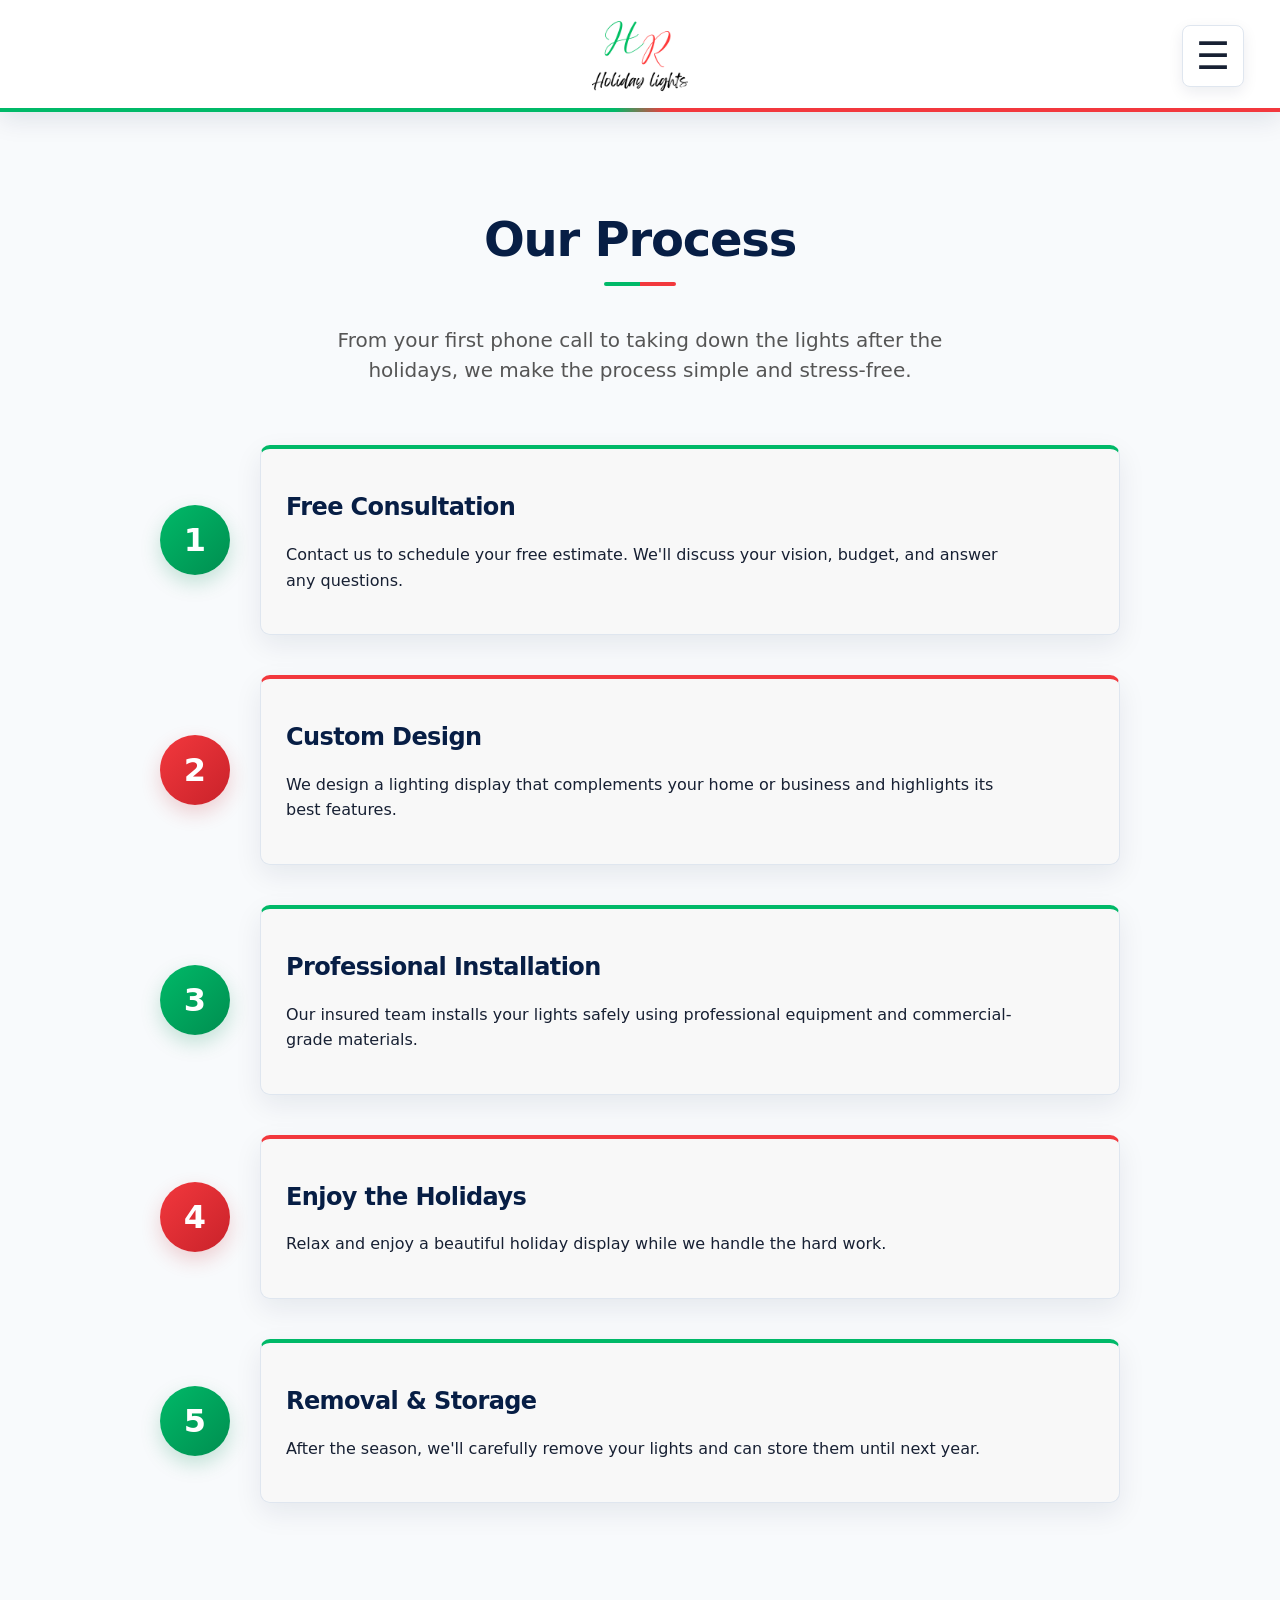
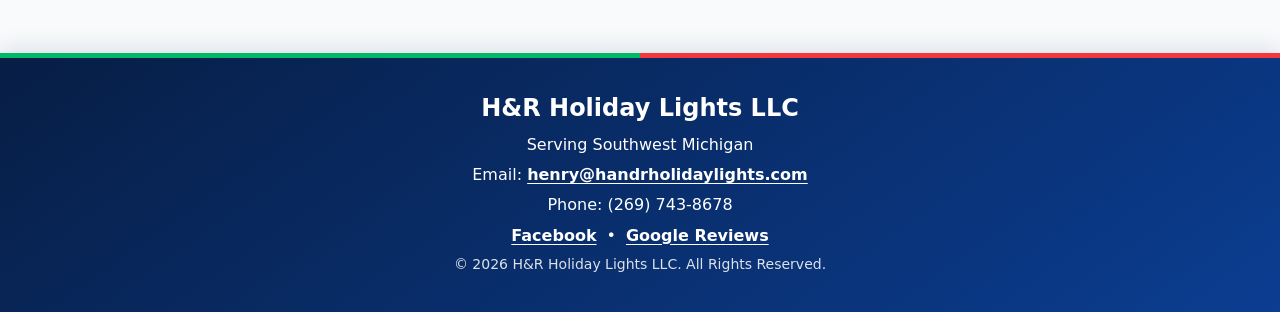
<file: process.html>
<!DOCTYPE html>
<html lang="en">
<head>
    <meta charset="UTF-8">
    <meta name="viewport" content="width=device-width, initial-scale=1.0">
    <title>Our Holiday Lighting Process | H&amp;R Holiday Lights</title>
    <meta name="description" content="Learn how H&amp;R Holiday Lights handles your free estimate, custom design, professional installation, seasonal service, removal, and optional storage.">
    <meta name="robots" content="index, follow, max-image-preview:large">
    <link rel="canonical" href="https://handrholidaylights.com/process.html">
    <meta property="og:type" content="website">
    <meta property="og:site_name" content="H&amp;R Holiday Lights">
    <meta property="og:title" content="Our Holiday Lighting Process | H&amp;R Holiday Lights">
    <meta property="og:description" content="Learn how H&amp;R Holiday Lights handles your free estimate, custom design, professional installation, seasonal service, removal, and optional storage.">
    <meta property="og:url" content="https://handrholidaylights.com/process.html">
    <meta property="og:image" content="https://handrholidaylights.com/photos/Bandos.jpeg">
    <link rel="stylesheet" href="style.css">
</head>

<body>

<!-- Navigation -->
<nav class="navbar">

    <div class="logo">
        <a href="index.html">
            <img src="photos/logo.png" alt="H&R Holiday Lights">
        </a>
    </div>

    <div class="menu">
        <button class="menu-button" onclick="toggleMenu()">☰</button>

        <div class="dropdown-menu">
            <a href="index.html">Home</a>
            <a href="services.html">Services</a>
            <a href="gallery.html">Our Work</a>
            <a href="packages.html">Packages</a>
            <a href="process.html">Our Process</a>
            <a href="about.html">About Us</a>
            <a href="portage-christmas-light-installation.html">Portage</a>
            <a href="kalamazoo-christmas-light-installation.html">Kalamazoo</a>
            <a href="faq.html">FAQ</a>
            <a href="index.html#quote">Free Quote</a>
        </div>
    </div>

</nav>

<section class="process">

    <h1>Our Process</h1>

    <p class="process-intro">
        From your first phone call to taking down the lights after the holidays,
        we make the process simple and stress-free.
    </p>

    <div class="step">

        <div class="number">1</div>

        <div class="step-text">
            <h2>Free Consultation</h2>
            <p>
                Contact us to schedule your free estimate. We'll discuss your
                vision, budget, and answer any questions.
            </p>
        </div>

    </div>

    <div class="step">

        <div class="number">2</div>

        <div class="step-text">
            <h2>Custom Design</h2>
            <p>
                We design a lighting display that complements your home or
                business and highlights its best features.
            </p>
        </div>

    </div>

    <div class="step">

        <div class="number">3</div>

        <div class="step-text">
            <h2>Professional Installation</h2>
            <p>
                Our insured team installs your lights safely using professional
                equipment and commercial-grade materials.
            </p>
        </div>

    </div>

    <div class="step">

        <div class="number">4</div>

        <div class="step-text">
            <h2>Enjoy the Holidays</h2>
            <p>
                Relax and enjoy a beautiful holiday display while we handle
                the hard work.
            </p>
        </div>

    </div>

    <div class="step">

        <div class="number">5</div>

        <div class="step-text">
            <h2>Removal & Storage</h2>
            <p>
                After the season, we'll carefully remove your lights and can
                store them until next year.
            </p>
        </div>

    </div>

</section>

<footer>
    <p>H&R Holiday Lights LLC</p>
    <p>Serving Southwest Michigan</p>
    <p>Email: <a href="mailto:henry@handrholidaylights.com">henry@handrholidaylights.com</a></p>
    <p>Phone: (269) 743-8678</p>
    <p class="footer-socials">
        <a href="https://www.facebook.com/p/HR-Holiday-Lights-61552505682072/" target="_blank" rel="noopener noreferrer">Facebook</a>
        <span aria-hidden="true">•</span>
        <a href="https://www.google.com/search?q=H%26R+Holiday+Lights+Mattawan+MI+reviews" target="_blank" rel="noopener noreferrer">Google Reviews</a>
    </p>
    <p>© 2026 H&R Holiday Lights LLC. All Rights Reserved.</p>
</footer>

<script>
function toggleMenu() {
    document.querySelector(".dropdown-menu").classList.toggle("show");
}
</script>
</body>
</html>
</file>
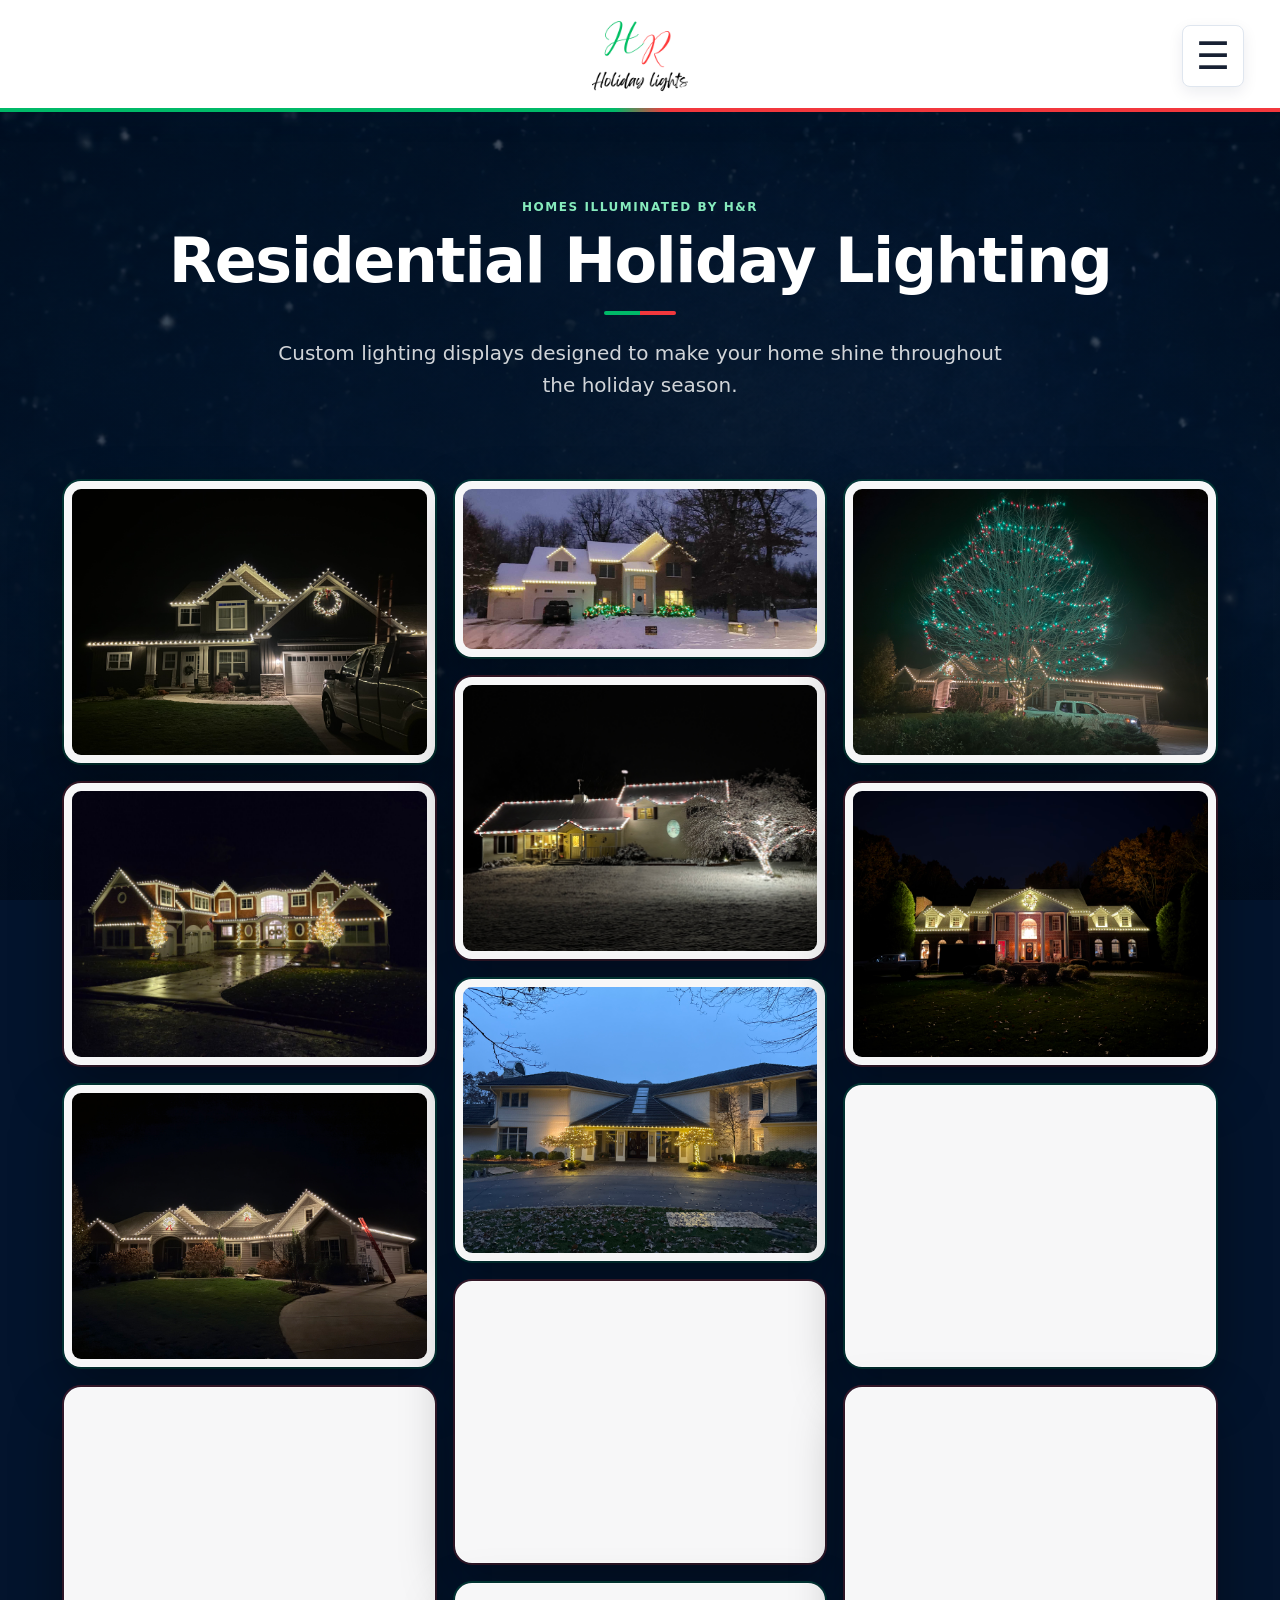
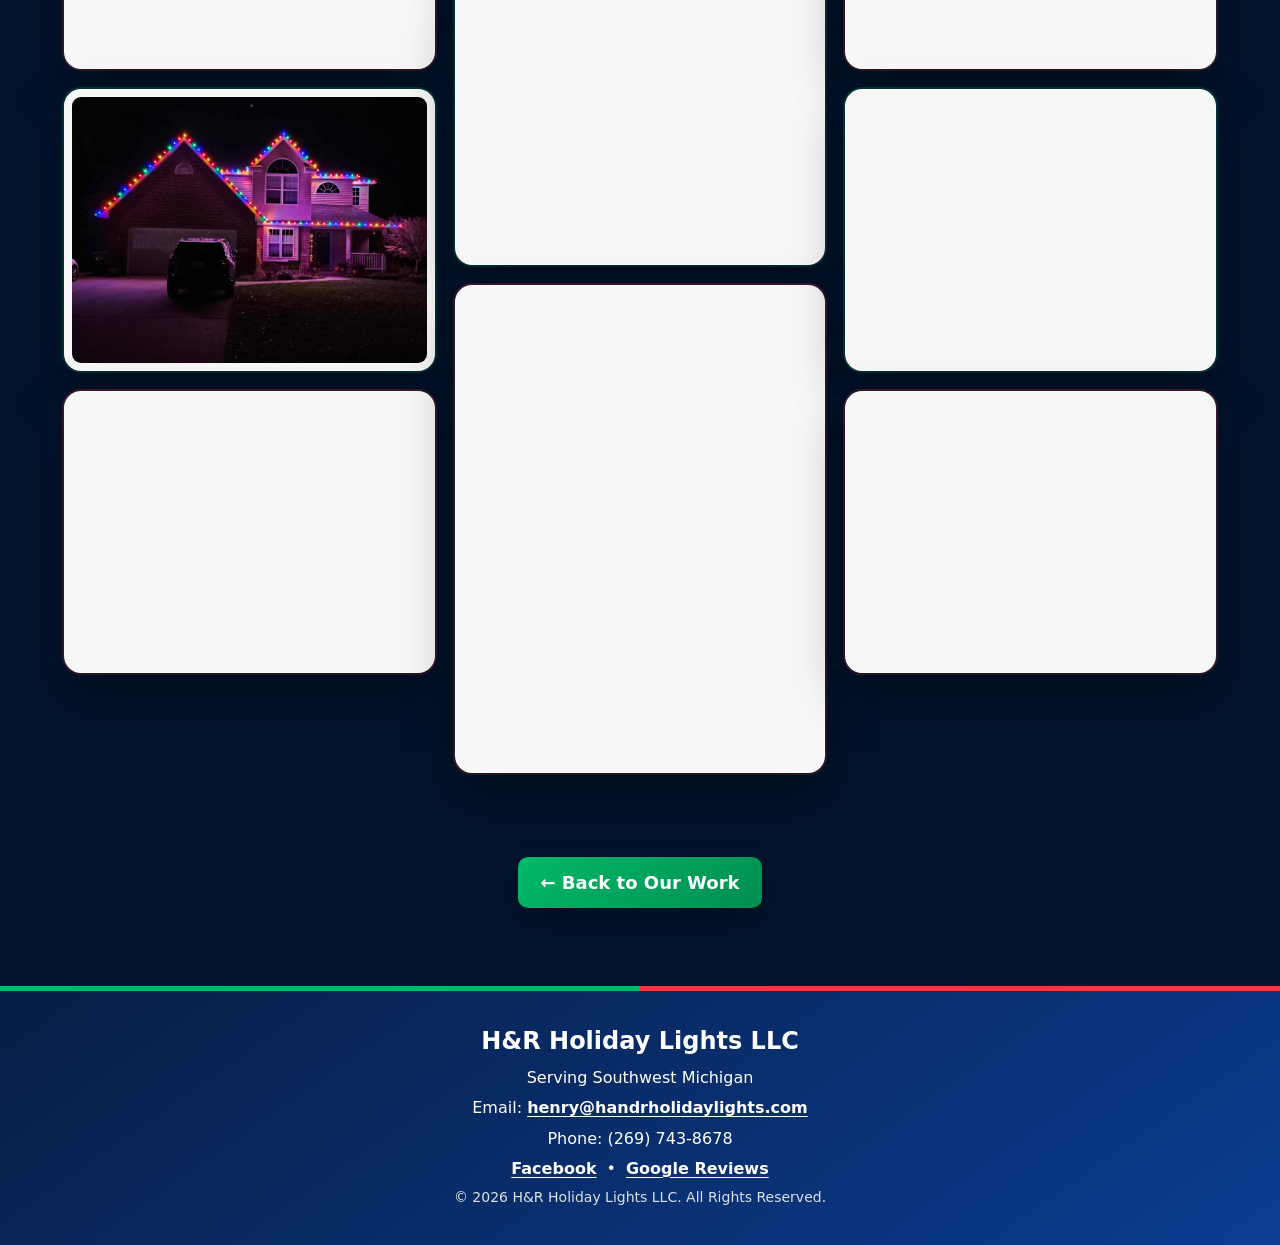
<file: residential.html>
<!DOCTYPE html>
<html lang="en">

<head>
    <meta charset="UTF-8">
    <meta name="viewport" content="width=device-width, initial-scale=1.0">
    <title>Residential Christmas Light Installation | H&amp;R Holiday Lights</title>
    <meta name="description" content="Explore residential Christmas light installations by H&amp;R Holiday Lights, featuring custom rooflines, trees, wreaths, walkways, and colorful displays.">
    <meta name="robots" content="index, follow, max-image-preview:large">
    <link rel="canonical" href="https://handrholidaylights.com/residential.html">
    <meta property="og:type" content="website">
    <meta property="og:site_name" content="H&amp;R Holiday Lights">
    <meta property="og:title" content="Residential Christmas Light Installation | H&amp;R Holiday Lights">
    <meta property="og:description" content="Explore residential Christmas light installations by H&amp;R Holiday Lights, featuring custom rooflines, trees, wreaths, walkways, and colorful displays.">
    <meta property="og:url" content="https://handrholidaylights.com/residential.html">
    <meta property="og:image" content="https://handrholidaylights.com/photos/Bandos.jpeg">
    <link rel="stylesheet" href="style.css">
</head>

<body class="gallery-body">

<!-- NAVIGATION -->
<nav class="navbar">

    <div class="logo">
        <a href="index.html">
            <img src="photos/logo.png" alt="H&R Holiday Lights">
        </a>
    </div>

    <div class="menu">
        <button class="menu-button" onclick="toggleMenu()">☰</button>

        <div class="dropdown-menu">
            <a href="index.html">Home</a>
            <a href="services.html">Services</a>
            <a href="gallery.html">Our Work</a>
            <a href="packages.html">Packages</a>
            <a href="process.html">Our Process</a>
            <a href="about.html">About Us</a>
            <a href="portage-christmas-light-installation.html">Portage</a>
            <a href="kalamazoo-christmas-light-installation.html">Kalamazoo</a>
            <a href="faq.html">FAQ</a>
            <a href="index.html#quote">Free Quote</a>
        </div>
    </div>

</nav>


<!-- RESIDENTIAL HEADER -->

<section class="gallery-hero winter-gallery-hero">

    <span class="gallery-kicker">Homes illuminated by H&amp;R</span>

    <h1>Residential Holiday Lighting</h1>

    <p>
        Custom lighting displays designed to make your home shine
        throughout the holiday season.
    </p>

</section>


<!-- RESIDENTIAL GALLERY -->

<section class="gallery-page winter-gallery-page">

    <div class="gallery-grid">

        <img src="photos/Wreath.jpeg" alt="Residential entrance decorated with an illuminated holiday wreath" width="4032" height="3024" loading="lazy" decoding="async">
        <img src="photos/Bandos.jpeg" alt="Large home outlined with warm white holiday lights" width="1600" height="1200" loading="lazy" decoding="async">
        <img src="photos/Bart.jpeg" alt="Residential roofline decorated with professional holiday lighting" width="4032" height="3024" loading="lazy" decoding="async">
        <img src="photos/Beth.jpeg" alt="Home decorated with a custom Christmas light display" width="4032" height="3024" loading="lazy" decoding="async">
        <img src="photos/Bethany.jpeg" alt="Home outlined with bright multicolor Christmas lights" width="2000" height="1500" loading="lazy" decoding="async">
        <img src="photos/Blue.jpeg" alt="Two-story home decorated with blue and white holiday lights" width="5712" height="4284" loading="lazy" decoding="async">
        <img src="photos/Bush.jpeg" alt="Shrubs wrapped with professional holiday lights" width="2016" height="908" loading="lazy" decoding="async">
        <img src="photos/candy cane.jpeg" alt="Residential candy cane themed holiday lighting" width="5712" height="4284" loading="lazy" decoding="async">
        <img src="photos/Daniella.jpeg" alt="Home decorated with warm white Christmas lights" width="4032" height="3024" loading="lazy" decoding="async">
        <img src="photos/danielle.jpeg" alt="Residential roofline highlighted with holiday lights" width="4032" height="3024" loading="lazy" decoding="async">
        <img src="photos/Eric.jpeg" alt="Wide home with a crisp warm white roofline display" width="4032" height="3024" loading="lazy" decoding="async">
        <img src="photos/Trees.jpeg" alt="Trees wrapped with festive holiday lights" width="4032" height="3024" loading="lazy" decoding="async">
        <img src="photos/Tree bart.jpeg" alt="Residential tree illuminated for the holiday season" width="4032" height="3024" loading="lazy" decoding="async">
        <img src="photos/Patricia.jpeg" alt="Home outlined with a professional Christmas light display" width="4032" height="3024" loading="lazy" decoding="async">
        <img src="photos/Kyleigh.jpeg" alt="House decorated with custom holiday roofline lighting" width="4032" height="3024" loading="lazy" decoding="async">
        <img src="photos/Kari.jpeg" alt="Residential property illuminated with holiday lights" width="4032" height="3024" loading="lazy" decoding="async">
        <img src="photos/Josh.jpeg" alt="Home featuring a professional holiday lighting installation" width="5712" height="4284" loading="lazy" decoding="async">
        <img src="photos/Gate.jpeg" alt="Property entrance gate decorated with Christmas lights" width="5712" height="4284" loading="lazy" decoding="async">

    </div>

</section>


<!-- BACK BUTTON -->

<div class="gallery-back winter-gallery-back">

    <a href="gallery.html" class="quote-button">
        ← Back to Our Work
    </a>

</div>

<footer>
    <p>H&R Holiday Lights LLC</p>
    <p>Serving Southwest Michigan</p>
    <p>Email: <a href="mailto:henry@handrholidaylights.com">henry@handrholidaylights.com</a></p>
    <p>Phone: (269) 743-8678</p>
    <p class="footer-socials">
        <a href="https://www.facebook.com/p/HR-Holiday-Lights-61552505682072/" target="_blank" rel="noopener noreferrer">Facebook</a>
        <span aria-hidden="true">•</span>
        <a href="https://www.google.com/search?q=H%26R+Holiday+Lights+Mattawan+MI+reviews" target="_blank" rel="noopener noreferrer">Google Reviews</a>
    </p>
    <p>© 2026 H&R Holiday Lights LLC. All Rights Reserved.</p>
</footer>

<script>
function toggleMenu() {
    document.querySelector(".dropdown-menu").classList.toggle("show");
}
</script>
</body>
</html>
</file>
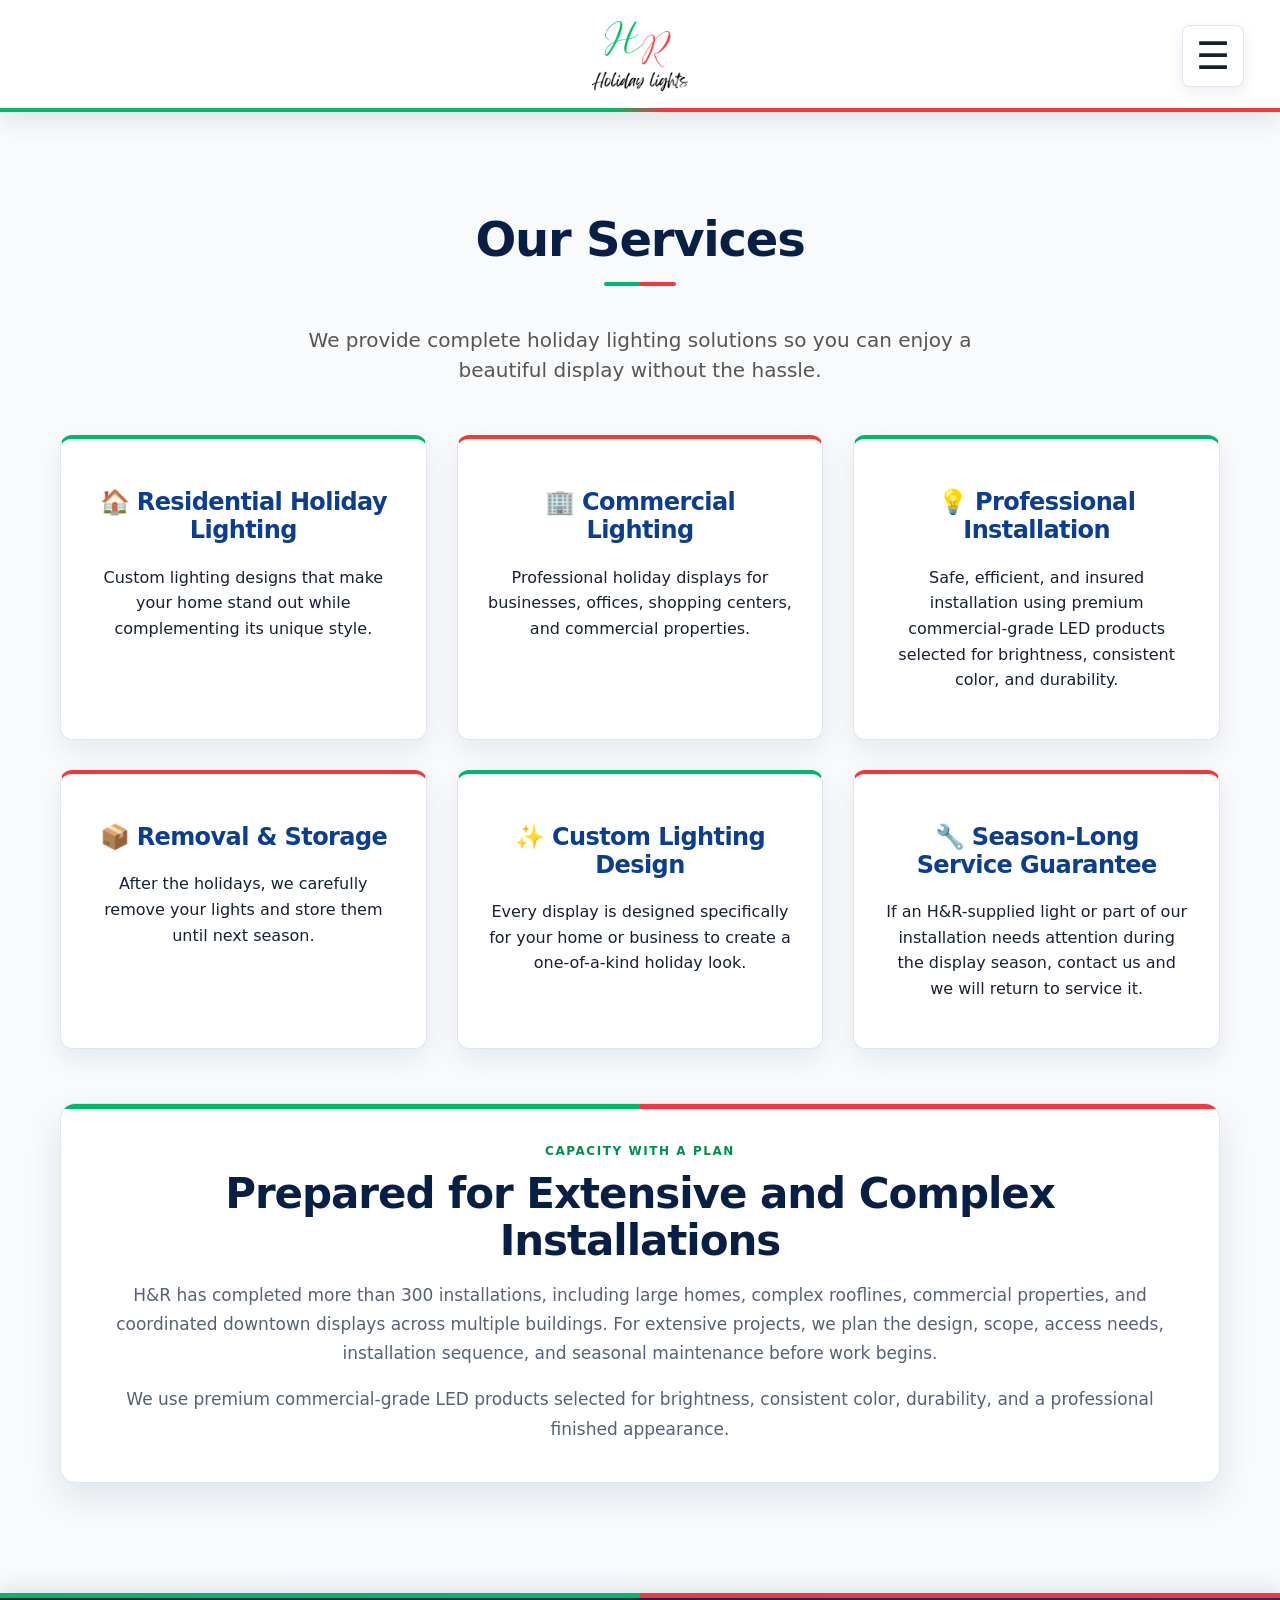
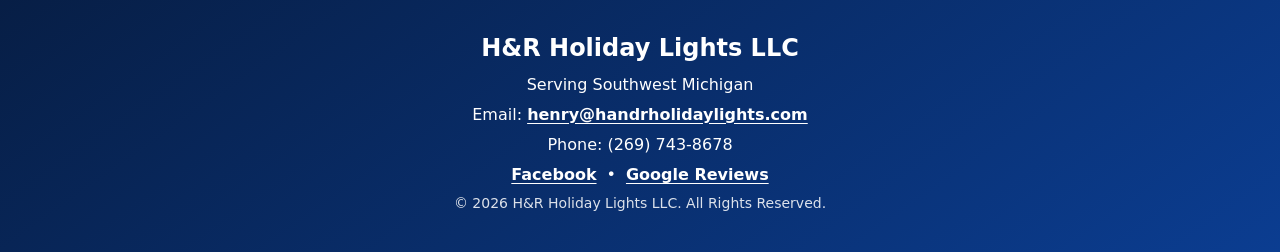
<file: services.html>
<!DOCTYPE html>
<html lang="en">
<head>
    <meta charset="UTF-8">
    <meta name="viewport" content="width=device-width, initial-scale=1.0">
    <title>Holiday Lighting Services | H&amp;R Holiday Lights</title>
    <meta name="description" content="Explore H&amp;R Holiday Lights custom design, premium commercial-grade LEDs, insured installation, complex project capacity, maintenance guarantee, removal, and storage.">
    <meta name="robots" content="index, follow, max-image-preview:large">
    <link rel="canonical" href="https://handrholidaylights.com/services.html">
    <meta property="og:type" content="website">
    <meta property="og:site_name" content="H&amp;R Holiday Lights">
    <meta property="og:title" content="Holiday Lighting Services | H&amp;R Holiday Lights">
    <meta property="og:description" content="Explore H&amp;R Holiday Lights custom design, premium commercial-grade LEDs, insured installation, complex project capacity, maintenance guarantee, removal, and storage.">
    <meta property="og:url" content="https://handrholidaylights.com/services.html">
    <meta property="og:image" content="https://handrholidaylights.com/photos/Bandos.jpeg">
    <link rel="stylesheet" href="style.css">
</head>

<body>

<!-- Navigation -->
<nav class="navbar">

    <div class="logo">
        <a href="index.html">
            <img src="photos/logo.png" alt="H&R Holiday Lights">
        </a>
    </div>

    <div class="menu">
        <button class="menu-button" onclick="toggleMenu()">☰</button>

        <div class="dropdown-menu">
            <a href="index.html">Home</a>
            <a href="services.html">Services</a>
            <a href="gallery.html">Our Work</a>
            <a href="packages.html">Packages</a>
            <a href="process.html">Our Process</a>
            <a href="about.html">About Us</a>
            <a href="portage-christmas-light-installation.html">Portage</a>
            <a href="kalamazoo-christmas-light-installation.html">Kalamazoo</a>
            <a href="faq.html">FAQ</a>
            <a href="index.html#quote">Free Quote</a>
        </div>
    </div>

</nav>

<section class="services">

    <h1>Our Services</h1>
    <p class="services-intro">
        We provide complete holiday lighting solutions so you can enjoy a beautiful display without the hassle.
    </p>

    <div class="services-grid">

        <div class="service-card">
            <h2>🏠 Residential Holiday Lighting</h2>
            <p>
                Custom lighting designs that make your home stand out while
                complementing its unique style.
            </p>
        </div>

        <div class="service-card">
            <h2>🏢 Commercial Lighting</h2>
            <p>
                Professional holiday displays for businesses, offices,
                shopping centers, and commercial properties.
            </p>
        </div>

        <div class="service-card">
            <h2>💡 Professional Installation</h2>
            <p>
                Safe, efficient, and insured installation using premium commercial-grade
                LED products selected for brightness, consistent color, and durability.
            </p>
        </div>

        <div class="service-card">
            <h2>📦 Removal & Storage</h2>
            <p>
                After the holidays, we carefully remove your lights and
                store them until next season.
            </p>
        </div>

        <div class="service-card">
            <h2>✨ Custom Lighting Design</h2>
            <p>
                Every display is designed specifically for your home or
                business to create a one-of-a-kind holiday look.
            </p>
        </div>

        <div class="service-card">
            <h2>🔧 Season-Long Service Guarantee</h2>
            <p>
                If an H&R-supplied light or part of our installation needs attention
                during the display season, contact us and we will return to service it.
            </p>
        </div>

    </div>

    <section class="service-capacity" aria-labelledby="service-capacity-heading">
        <span class="project-story-label">Capacity with a plan</span>
        <h2 id="service-capacity-heading">Prepared for Extensive and Complex Installations</h2>
        <p>
            H&R has completed more than 300 installations, including large homes,
            complex rooflines, commercial properties, and coordinated downtown displays
            across multiple buildings. For extensive projects, we plan the design, scope,
            access needs, installation sequence, and seasonal maintenance before work begins.
        </p>
        <p>
            We use premium commercial-grade LED products selected for brightness,
            consistent color, durability, and a professional finished appearance.
        </p>
    </section>

</section>

<footer>
    <p>H&R Holiday Lights LLC</p>
    <p>Serving Southwest Michigan</p>
    <p>Email: <a href="mailto:henry@handrholidaylights.com">henry@handrholidaylights.com</a></p>
    <p>Phone: (269) 743-8678</p>
    <p class="footer-socials">
        <a href="https://www.facebook.com/p/HR-Holiday-Lights-61552505682072/" target="_blank" rel="noopener noreferrer">Facebook</a>
        <span aria-hidden="true">•</span>
        <a href="https://www.google.com/search?q=H%26R+Holiday+Lights+Mattawan+MI+reviews" target="_blank" rel="noopener noreferrer">Google Reviews</a>
    </p>
    <p>© 2026 H&R Holiday Lights LLC. All Rights Reserved.</p>
</footer>

<script>
function toggleMenu() {
    document.querySelector(".dropdown-menu").classList.toggle("show");
}
</script>
</body>
</html>
</file>
<file: style.css>
/* =========================================================
   H&R HOLIDAY LIGHTS
   CLEAN MASTER CSS
========================================================= */

* {
    box-sizing: border-box;
}

html {
    scroll-behavior: smooth;
}

body {
    margin: 0;
    font-family: Arial, sans-serif;
    color: #222;
    background: white;
}

/* =========================================================
   NAVIGATION
========================================================= */

.navbar {
    position: relative;
    width: 100%;
    height: 120px;
    min-height: 120px;

    display: flex;
    align-items: center;
    justify-content: center;

    padding: 12px 40px;

    background: white;

    box-shadow: 0 2px 10px rgba(0, 0, 0, 0.15);

    z-index: 1000;
}

/* LOGO */

.logo {
    display: flex;
    align-items: center;
}

.logo a {
    display: block;
}

.logo img {
    width: 235px;
    height: auto;
    display: block;
}

/* MENU */

.menu {
    position: absolute;
    right: 40px;
    top: 50%;

    transform: translateY(-50%);

    z-index: 1001;
}

/* MENU BUTTON */

.menu-button {
    width: 64px;
    height: 64px;

    display: flex;
    align-items: center;
    justify-content: center;

    padding: 0;

    background: white;
    border: none;

    font-size: 38px;
    line-height: 1;

    cursor: pointer;

    border-radius: 8px;
}

/* DROPDOWN */

.dropdown-menu {
    display: none;

    position: absolute;
    right: 0;
    top: 74px;

    width: 220px;

    background: white;

    box-shadow: 0 4px 15px rgba(0, 0, 0, 0.2);

    border-radius: 8px;

    overflow: hidden;

    z-index: 2000;
}

.dropdown-menu.show {
    display: block;
}

.dropdown-menu a {
    display: block;

    padding: 16px 20px;

    color: #333;

    text-decoration: none;

    font-size: 17px;
}

.dropdown-menu a:hover {
    background: #f2f2f2;
}

/* =========================================================
   HERO
========================================================= */

.hero {
    height: 100vh;

    position: relative;
    overflow: hidden;

    display: flex;
    align-items: center;
    justify-content: center;

    text-align: center;

    color: white;
}

.hero::before {
    content: "";

    position: absolute;

    top: -25px;
    left: -25px;
    right: -25px;
    bottom: -25px;

    background-image: url("photos/Tree.jpeg");
    background-size: cover;
    background-position: center;

    filter: blur(15px);

    z-index: 0;
}

.hero::after {
    content: "";

    position: absolute;
    inset: 0;

    background-image: url("photos/Tree.jpeg");
    background-size: cover;
    background-position: center;

    mask-image: radial-gradient(
        ellipse at center,
        black 0%,
        black 55%,
        transparent 80%
    );

    -webkit-mask-image: radial-gradient(
        ellipse at center,
        black 0%,
        black 55%,
        transparent 80%
    );

    z-index: 1;
}

.hero-content {
    position: relative;
    z-index: 2;

    max-width: 700px;

    padding: 40px;

    background: rgba(0, 0, 0, 0.5);

    border-radius: 15px;
}

.hero h1 {
    font-size: 52px;
}

.hero h2 {
    font-size: 28px;
}

/* =========================================================
   GENERAL BUTTON
========================================================= */

.quote-button {
    display: inline-block;

    margin-top: 30px;

    padding: 20px 45px;

    background: #0b3d91;
    color: white;

    text-decoration: none;

    border-radius: 10px;

    font-size: 22px;
    font-weight: bold;

    box-shadow: 0 5px 15px rgba(0, 0, 0, 0.3);

    transition: all 0.3s ease;
}

.quote-button:hover {
    background: #d62828;

    transform: translateY(-3px);

    box-shadow: 0 8px 20px rgba(0, 0, 0, 0.4);
}

/* =========================================================
   ABOUT / HOME
========================================================= */

.about {
    max-width: 900px;

    margin: auto;

    padding: 60px 20px;

    text-align: center;
}

.about h2 {
    font-size: 40px;
    margin-bottom: 25px;
}

.about p {
    font-size: 20px;
    line-height: 1.6;
}

/* =========================================================
   HOME GALLERY
========================================================= */

.gallery {
    padding: 40px 20px;
}

.gallery h2 {
    text-align: center;
}

.homepage-grid {
    display: grid;

    grid-template-columns: repeat(2, 1fr);

    gap: 20px;

    max-width: 1000px;

    margin: auto;
}

.homepage-grid img {
    width: 100%;
    height: 300px;

    object-fit: cover;

    border-radius: 12px;
}

.gallery-button {
    text-align: center;
    margin-top: 30px;
}

/* =========================================================
   QUOTE
========================================================= */

.quote {
    padding: 70px 20px;

    text-align: center;

    background: #f5f5f5;
}

.quote h2 {
    font-size: 40px;
}

.quote form {
    max-width: 600px;

    margin: 30px auto;

    display: flex;

    flex-direction: column;

    gap: 15px;
}

.quote input,
.quote textarea,
.quote select {
    width: 100%;

    padding: 15px;

    font-size: 16px;

    border-radius: 5px;

    border: 1px solid #ccc;

    background: white;
}

.quote textarea {
    height: 150px;
}

.quote button {
    padding: 15px;

    font-size: 18px;

    background: #0b3d91;

    color: white;

    border: none;

    border-radius: 6px;

    cursor: pointer;
}

/* =========================================================
   SERVICES
========================================================= */

.services {
    max-width: 1200px;

    margin: auto;

    padding: 60px 20px;

    text-align: center;
}

.services h1 {
    font-size: 48px;
}

.services-intro {
    max-width: 700px;

    margin: 0 auto 50px;

    font-size: 20px;

    color: #555;
}

.services-grid {
    display: grid;

    grid-template-columns: repeat(
        auto-fit,
        minmax(320px, 1fr)
    );

    gap: 30px;
}

.service-card {
    padding: 30px;

    background: white;

    border-radius: 12px;

    box-shadow: 0 5px 15px rgba(0, 0, 0, 0.1);

    transition: 0.3s ease;
}

.service-card:hover {
    transform: translateY(-8px);

    box-shadow: 0 10px 25px rgba(0, 0, 0, 0.2);
}

.service-card h2 {
    color: #0b3d91;
}

.service-card p {
    line-height: 1.6;
}

/* =========================================================
   FAQ
========================================================= */

.faq {
    max-width: 900px;

    margin: auto;

    padding: 60px 20px;
}

.faq h1 {
    text-align: center;

    font-size: 48px;

    margin-bottom: 50px;
}

.faq-item {
    margin-bottom: 35px;

    padding: 25px;

    border-radius: 10px;

    background: #f8f8f8;

    box-shadow: 0 2px 10px rgba(0, 0, 0, 0.08);
}

.faq-item h3 {
    color: #0b3d91;
}

.faq-item p {
    line-height: 1.6;
}

/* =========================================================
   PROCESS
========================================================= */

.process {
    max-width: 1000px;

    margin: auto;

    padding: 60px 20px;
}

.process h1 {
    text-align: center;

    font-size: 48px;
}

.process-intro {
    text-align: center;

    max-width: 700px;

    margin: 20px auto 60px;

    font-size: 20px;

    color: #555;
}

.step {
    display: flex;

    align-items: center;

    gap: 30px;

    margin-bottom: 40px;
}

.number {
    width: 70px;
    height: 70px;

    flex-shrink: 0;

    display: flex;

    align-items: center;
    justify-content: center;

    background: #0b3d91;

    color: white;

    border-radius: 50%;

    font-size: 32px;

    font-weight: bold;
}

.step-text {
    flex: 1;

    padding: 25px;

    background: #f8f8f8;

    border-radius: 10px;

    box-shadow: 0 3px 10px rgba(0, 0, 0, 0.1);
}

.step-text h2 {
    color: #0b3d91;
}

.step-text p {
    line-height: 1.6;
}

/* =========================================================
   GALLERY
========================================================= */

.gallery-hero {
    text-align: center;

    padding: 70px 20px 50px;
}

.gallery-hero h1 {
    font-size: 52px;

    margin-bottom: 15px;
}

.gallery-hero p {
    max-width: 750px;

    margin: auto;

    font-size: 20px;

    line-height: 1.6;
}

/* RESIDENTIAL */

.gallery-grid {
    display: grid;

    grid-template-columns: repeat(3, 1fr);

    gap: 20px;

    max-width: 1200px;

    margin: 40px auto;

    padding: 0 20px;
}

.gallery-grid img {
    width: 100%;

    height: 250px;

    object-fit: cover;

    border-radius: 12px;

    box-shadow: 0 8px 20px rgba(0, 0, 0, 0.15);

    transition: transform 0.3s ease;
}

.gallery-grid img:hover {
    transform: scale(1.03);
}

/* COMMERCIAL */

.commercial-grid {
    display: grid;

    grid-template-columns: repeat(2, 1fr);

    gap: 30px;

    max-width: 1200px;

    margin: 40px auto;

    padding: 0 20px;
}

.commercial-grid img {
    width: 100%;

    height: 350px;

    object-fit: cover;

    border-radius: 12px;

    box-shadow: 0 8px 20px rgba(0, 0, 0, 0.15);

    transition: transform 0.3s ease;
}

.commercial-grid img:hover {
    transform: scale(1.03);
}

/* GALLERY OPTIONS */

.gallery-buttons {
    display: flex;

    gap: 35px;

    width: 90%;

    max-width: 1400px;

    margin: 20px auto 100px;
}

.gallery-card {
    flex: 1;

    height: 450px;

    display: flex;

    align-items: center;
    justify-content: center;

    text-align: center;

    text-decoration: none;

    color: white;

    border-radius: 15px;

    overflow: hidden;

    box-shadow: 0 8px 25px rgba(0, 0, 0, 0.25);

    transition: 0.3s ease;
}

.gallery-card:hover {
    transform: translateY(-8px);
}

.residential-card {
    background-image:
        linear-gradient(
            rgba(0, 0, 0, 0.35),
            rgba(0, 0, 0, 0.55)
        ),
        url("photos/Bandos.jpeg");

    background-size: cover;

    background-position: center;
}

.commercial-card {
    background-image:
        linear-gradient(
            rgba(0, 0, 0, 0.35),
            rgba(0, 0, 0, 0.55)
        ),
        url("photos/OFD.jpeg");

    background-size: cover;

    background-position: center;
}

.gallery-card-content {
    padding: 40px;
}

.gallery-card-content h2 {
    font-size: 48px;
}

.gallery-card-content p {
    font-size: 21px;
}

.gallery-card-content span {
    display: inline-block;

    padding: 15px 30px;

    background: white;

    color: #222;

    border-radius: 6px;

    font-weight: bold;
}

/* BACK BUTTON */

.gallery-back {
    text-align: center;

    padding: 60px 20px 80px;
}

.gallery-back a {
    color: #222;

    text-decoration: none;

    font-size: 18px;

    font-weight: 600;
}

/* =========================================================
   PACKAGES
========================================================= */

.packages-grid {
    display: grid;

    grid-template-columns: repeat(4, 1fr);

    gap: 30px;

    max-width: 1200px;

    margin: 50px auto;

    padding: 0 20px;
}

.package-card {
    background: white;

    border-radius: 15px;

    overflow: hidden;

    box-shadow: 0 5px 20px rgba(0, 0, 0, 0.15);

    position: relative;
}

.package-card img {
    width: 100%;

    height: 280px;

    object-fit: cover;
}

.package-content {
    padding: 25px;
}

.package-content h2 {
    margin-top: 0;

    font-size: 28px;
}

.package-price {
    color: #b8860b;

    font-size: 22px;
}

.package-content p {
    line-height: 1.6;
}

.popular-package {
    border: 3px solid #b8860b;
}

.popular-badge {
    position: absolute;

    top: 15px;
    left: 15px;

    background: #b8860b;

    color: white;

    padding: 8px 14px;

    border-radius: 20px;

    font-weight: bold;

    font-size: 14px;
}

/* =========================================================
   ABOUT PAGE
========================================================= */

.about-page {
    max-width: 1000px;

    margin: auto;

    padding: 70px 20px;
}

.about-heading {
    text-align: center;

    margin-bottom: 60px;
}

.about-heading h1 {
    font-size: 48px;

    margin-bottom: 15px;
}

.about-heading p {
    font-size: 21px;

    color: #555;
}

/* OWNERS */

.owners {
    display: grid;

    grid-template-columns: repeat(2, 1fr);

    gap: 60px;

    max-width: 900px;

    margin: 0 auto 90px;
}

.owner {
    text-align: center;
}

.owner-image {
    width: 100%;

    height: 400px;

    overflow: hidden;

    border-radius: 15px;

    box-shadow: 0 8px 25px rgba(0, 0, 0, 0.2);

    margin-bottom: 25px;
}

.owner-image img {
    width: 100%;

    height: 100%;

    object-fit: cover;

    display: block;
}

.owner h2 {
    font-size: 32px;

    margin: 10px 0 5px;
}

.owner h3 {
    color: #0b3d91;

    font-size: 18px;

    margin: 0 0 15px;
}

.owner p {
    font-size: 18px;

    line-height: 1.6;

    color: #555;
}

/* ABOUT STORY */

.about-story {
    display: flex;

    align-items: center;

    gap: 60px;

    margin-bottom: 80px;
}

.about-story-image {
    flex: 1;

    height: 400px;

    overflow: hidden;

    border-radius: 15px;

    box-shadow: 0 8px 25px rgba(0, 0, 0, 0.2);
}

.about-story-image img {
    width: 100%;

    height: 100%;

    object-fit: cover;

    display: block;
}

.about-story-text {
    flex: 1;
}

.about-story-text h2,
.about-section h2 {
    color: #0b3d91;

    font-size: 34px;

    margin-bottom: 15px;
}

.about-story-text p,
.about-section p {
    font-size: 20px;

    line-height: 1.7;

    color: #444;
}

.about-section {
    margin-bottom: 60px;
}

.about-cta {
    text-align: center;

    background: #f5f5f5;

    padding: 60px 20px;

    border-radius: 15px;

    margin-top: 30px;
}

.about-cta h2 {
    font-size: 38px;
}


    /* -------------------------
       BUTTONS
    ------------------------- */

    .quote-button {
        padding: 16px 30px;

        font-size: 19px;
    }
/* =========================================================
   MOBILE ONLY
========================================================= */

@media (max-width: 800px) {

    /* -----------------------------------------
       LARGER MOBILE NAVIGATION
    ----------------------------------------- */

    .navbar {
        height: 110px;
        min-height: 110px;
        padding: 10px 15px;
        justify-content: flex-start;
    }

    .logo img {
        width: 200px;
    }

    /* -----------------------------------------
       LARGER HAMBURGER BUTTON
    ----------------------------------------- */

    .menu {
        right: 15px;
        top: 50%;
        transform: translateY(-50%);
    }

    .menu-button {
        width: 64px;
        height: 64px;
        padding: 0;
        font-size: 44px;
        line-height: 1;
    }

    .dropdown-menu {
        top: 72px;
        width: 270px;
    }

    .dropdown-menu a {
        padding: 20px 24px;
        font-size: 21px;
        font-weight: 600;
    }


    /* -----------------------------------------
       MOBILE HERO
       ZOOM THE TREE PHOTO OUT
       THIS DOES NOT AFFECT THE GALLERY
    ----------------------------------------- */

    .hero {
        height: 50svh;
        min-height: 380px;
    }

    .hero::before {
        background-size: 100% auto;
        background-repeat: no-repeat;
        background-position: center center;
    }

    .hero::after {
        background-size: 100% auto;
        background-repeat: no-repeat;
        background-position: center center;
        background-color: #111;
    }


    /* -----------------------------------------
       HERO TEXT
    ----------------------------------------- */

    .hero-content {
        width: calc(100% - 30px);
        max-width: 650px;
        padding: 30px 20px;
    }

    .hero h1 {
        font-size: 40px;
    }

    .hero h2 {
        font-size: 23px;
    }


    /* -----------------------------------------
       ABOUT PAGE
    ----------------------------------------- */

    .owners {
        grid-template-columns: 1fr;
        gap: 50px;
    }

    .owner-image {
        height: 350px;
    }

    .about-heading h1 {
        font-size: 40px;
    }

    .about-story {
        flex-direction: column;
        gap: 35px;
    }

    .about-story-image {
        width: 100%;
        height: 350px;
    }

    .about-story-text h2 {
        text-align: center;
    }


    /* -----------------------------------------
       HOME GALLERY
       LEAVE THESE IMAGES ALONE
    ----------------------------------------- */

    .homepage-grid img {
        height: 300px;
    }


    /* -----------------------------------------
       GENERAL BUTTONS
    ----------------------------------------- */

    .quote-button {
        padding: 16px 30px;
        font-size: 19px;
    }

}

/* =========================================================
   FINAL RESPONSIVE DESIGN REFINEMENTS
========================================================= */

:root {
    --brand-blue: #0b3d91;
    --brand-blue-dark: #07285f;
    --brand-red: #d62828;
    --soft-background: #f5f7fb;
    --card-shadow: 0 12px 30px rgba(13, 35, 71, 0.14);
}

body {
    line-height: 1.5;
    overflow-x: hidden;
}

/* Keep the square logo completely inside the navigation bar. */
.navbar {
    position: sticky;
    top: 0;
    height: 112px;
    min-height: 112px;
    padding: 8px 36px;
}

.logo img {
    width: auto;
    height: 96px;
    max-height: 96px;
    object-fit: contain;
}

.menu {
    right: 36px;
}

.menu-button {
    width: 62px;
    height: 62px;
    font-size: 38px;
    color: #172033;
}

.menu-button:hover,
.menu-button:focus-visible {
    background: #eef3fb;
}

.dropdown-menu {
    top: 70px;
    border: 1px solid #e2e7ef;
}

.dropdown-menu a:focus-visible,
.quote-button:focus-visible,
.gallery-card:focus-visible {
    outline: 3px solid #f4b400;
    outline-offset: 3px;
}

/* A slightly shorter desktop hero keeps the next section within reach. */
.hero {
    height: min(760px, calc(100vh - 112px));
    min-height: 560px;
}

.hero-content {
    width: min(700px, calc(100% - 48px));
}

.hero h1,
.hero h2,
.hero p {
    margin-top: 0;
}

.hero p {
    font-size: 18px;
    line-height: 1.55;
}

/* Show full gallery photos instead of cropping their edges. */
.gallery-page {
    width: 100%;
    padding: 0 0 20px;
}

.gallery-grid {
    display: block;
    column-count: 3;
    column-gap: 20px;
}

.commercial-grid {
    display: block;
    column-count: 2;
    column-gap: 30px;
}

.gallery-grid img,
.commercial-grid img,
.homepage-grid img {
    width: 100%;
    height: auto;
    object-fit: contain;
    display: block;
    background: #eef1f5;
}

.gallery-grid img,
.commercial-grid img {
    break-inside: avoid;
    margin-bottom: 20px;
}

.gallery-card {
    height: auto;
    min-height: 320px;
    aspect-ratio: 4 / 3;
}

.residential-card,
.commercial-card {
    background-size: cover;
    background-repeat: no-repeat;
    background-color: #101727;
}

/* Restored blue footer treatment. */
footer {
    background: var(--brand-blue);
    color: white;
    text-align: center;
    padding: 38px 20px;
    margin-top: 50px;
    box-shadow: 0 -6px 20px rgba(8, 31, 70, 0.1);
}

footer p {
    margin: 7px 0;
    line-height: 1.45;
}

footer p:first-child {
    margin-top: 0;
    font-size: 24px;
    font-weight: 700;
}

footer p:last-child {
    margin-bottom: 0;
    font-size: 14px;
    opacity: 0.86;
}

footer > p > a {
    color: white;
    font-weight: 750;
    text-underline-offset: 3px;
}

footer > p > a:hover {
    color: #b8f6db;
}

/* About page: shared photo first, story next, owners at the bottom. */
.about-page {
    max-width: 1100px;
    padding: 48px 24px 80px;
}

.about-hero {
    position: relative;
    height: min(620px, 68vh);
    min-height: 480px;
    margin-bottom: 54px;
    overflow: hidden;
    border-radius: 22px;
    background: #101827;
    box-shadow: var(--card-shadow);
}

.about-hero::after {
    content: "";
    position: absolute;
    inset: 0;
    background: linear-gradient(to top, rgba(3, 13, 31, 0.88), transparent 58%);
}

.about-hero img {
    width: 100%;
    height: 100%;
    display: block;
    object-fit: cover;
    object-position: center 62%;
}

.about-hero-copy {
    position: absolute;
    left: 0;
    right: 0;
    bottom: 0;
    z-index: 1;
    padding: 36px 42px;
    color: white;
}

.about-hero-copy h1 {
    margin: 0 0 8px;
    font-size: clamp(38px, 5vw, 58px);
    line-height: 1.08;
}

.about-hero-copy p {
    margin: 0;
    font-size: 21px;
}

.about-story {
    display: block;
    margin: 0 auto 28px;
}

.about-story-text,
.about-section {
    max-width: 880px;
    margin: 0 auto 24px;
    padding: 30px 34px;
    border: 1px solid #e4e9f1;
    border-radius: 16px;
    background: white;
    box-shadow: 0 8px 24px rgba(13, 35, 71, 0.07);
}

.about-story-text h2,
.about-section h2 {
    margin-top: 0;
}

.about-story-text p:last-child,
.about-section p:last-child {
    margin-bottom: 0;
}

.team-heading {
    margin: 74px auto 28px;
    text-align: center;
}

.team-heading .eyebrow {
    margin: 0 0 6px;
    color: var(--brand-red);
    font-size: 15px;
    font-weight: 800;
    letter-spacing: 0.12em;
    text-transform: uppercase;
}

.team-heading h2 {
    margin: 0;
    color: var(--brand-blue);
    font-size: 38px;
}

.owners {
    display: flex;
    align-items: flex-start;
    justify-content: center;
    gap: 0;
    max-width: 900px;
    margin: 0 auto 115px;
    padding: 24px 0 45px;
}

.owner {
    position: relative;
    width: 390px;
    overflow: hidden;
    text-align: left;
    border: 1px solid #e1e6ef;
    border-radius: 18px;
    background: white;
    box-shadow: var(--card-shadow);
}

.owner-henry {
    z-index: 1;
    transform: translate(28px, -12px) rotate(-1.4deg);
}

.owner-rachel {
    z-index: 2;
    transform: translate(-28px, 48px) rotate(1.4deg);
}

.owner-image {
    width: 100%;
    height: auto;
    aspect-ratio: 4 / 5;
    margin: 0;
    border-radius: 0;
    box-shadow: none;
}

.owner-image img {
    object-position: center top;
}

.owner-copy {
    padding: 20px 24px 24px;
}

.owner-copy h2 {
    margin: 0 0 2px;
    font-size: 29px;
}

.owner-copy h3 {
    margin-bottom: 10px;
}

.owner-copy p {
    margin: 0;
    font-size: 17px;
    line-height: 1.55;
}

.about-cta {
    margin-top: 0;
    border: 1px solid #e1e7f0;
}

@media (max-width: 900px) {
    .gallery-grid {
        column-count: 2;
    }
}

@media (max-width: 800px) {
    .navbar {
        height: 100px;
        min-height: 100px;
        padding: 7px 14px;
        justify-content: center;
    }

    .logo img {
        width: auto;
        height: 84px;
        max-height: 84px;
    }

    .menu {
        right: 12px;
    }

    .menu-button {
        width: 58px;
        height: 58px;
        font-size: 40px;
    }

    .dropdown-menu {
        top: 66px;
        width: min(280px, calc(100vw - 24px));
        max-height: calc(100vh - 112px);
        overflow-y: auto;
    }

    .dropdown-menu a {
        padding: 17px 21px;
        font-size: 19px;
    }

    /* Keep the mobile photo height the user approved; reduce only the text. */
    .hero {
        height: 50svh;
        min-height: 380px;
    }

    .hero-content {
        width: calc(100% - 34px);
        padding: 18px 18px 20px;
        border-radius: 12px;
    }

    .hero h1 {
        margin-bottom: 8px;
        font-size: 29px;
        line-height: 1.08;
    }

    .hero h2 {
        margin-bottom: 9px;
        font-size: 18px;
        line-height: 1.25;
    }

    .hero p {
        margin-bottom: 0;
        font-size: 14px;
        line-height: 1.45;
    }

    .hero .quote-button {
        margin-top: 14px;
        padding: 12px 21px;
        font-size: 16px;
    }

    /* Stack package cards so each option is easy to read on a phone. */
    .packages-grid {
        grid-template-columns: 1fr;
        gap: 24px;
        width: 100%;
        max-width: 540px;
        margin: 28px auto 52px;
        padding: 0 14px;
    }

    .package-card {
        width: 100%;
    }

    .gallery-hero {
        padding: 44px 18px 28px;
    }

    .gallery-hero h1 {
        margin-top: 0;
        font-size: 36px;
        line-height: 1.12;
    }

    .gallery-hero p {
        font-size: 17px;
    }

    .gallery-buttons {
        flex-direction: column;
        gap: 22px;
        width: calc(100% - 32px);
        margin-bottom: 58px;
    }

    .gallery-card {
        width: 100%;
        min-height: 0;
        aspect-ratio: 4 / 3;
    }

    .gallery-card-content {
        padding: 24px 18px;
    }

    .gallery-card-content h2 {
        margin: 0 0 5px;
        font-size: 32px;
    }

    .gallery-card-content p {
        margin: 0 0 14px;
        font-size: 17px;
    }

    .gallery-card-content span {
        padding: 11px 18px;
        font-size: 14px;
    }

    .gallery-grid,
    .commercial-grid {
        display: block;
        column-count: 1;
        width: 100%;
        margin: 20px auto;
        padding: 0 14px;
    }

    .gallery-grid img,
    .commercial-grid img {
        max-height: none;
        border-radius: 10px;
    }

    .homepage-grid {
        grid-template-columns: 1fr;
    }

    .homepage-grid img {
        height: auto;
    }

    footer {
        margin-top: 38px;
        padding: 32px 18px;
    }

    .about-page {
        padding: 22px 14px 62px;
    }

    .about-hero {
        height: 330px;
        min-height: 0;
        margin-bottom: 28px;
        border-radius: 16px;
    }

    .about-hero img {
        object-position: center 64%;
    }

    .about-hero-copy {
        padding: 22px 20px;
    }

    .about-hero-copy h1 {
        margin-bottom: 5px;
        font-size: 30px;
    }

    .about-hero-copy p {
        font-size: 15px;
    }

    .about-story,
    .about-story-text,
    .about-section {
        width: 100%;
    }

    .about-story-text,
    .about-section {
        margin-bottom: 16px;
        padding: 22px 20px;
    }

    .about-story-text h2,
    .about-section h2 {
        text-align: left;
        font-size: 27px;
    }

    .about-story-text p,
    .about-section p {
        font-size: 16px;
        line-height: 1.62;
    }

    .team-heading {
        margin: 54px auto 10px;
    }

    .team-heading h2 {
        font-size: 30px;
    }

    .owners {
        display: flex;
        flex-direction: column;
        align-items: stretch;
        gap: 0;
        width: 100%;
        margin: 0 auto 52px;
        padding: 8px 0 24px;
    }

    .owner {
        width: 76%;
        max-width: 280px;
    }

    .owner-henry {
        align-self: flex-start;
        transform: rotate(-1.2deg);
    }

    .owner-rachel {
        align-self: flex-end;
        margin-top: -58px;
        transform: rotate(1.2deg);
    }

    .owner-copy {
        padding: 16px 18px 19px;
    }

    .owner-copy h2 {
        font-size: 25px;
    }

    .owner-copy p {
        font-size: 15px;
    }

    .about-cta {
        padding: 36px 18px;
    }

    .about-cta h2 {
        font-size: 29px;
    }
}

@media (max-width: 380px) {
    .logo img {
        height: 76px;
        max-height: 76px;
    }

    .menu-button {
        width: 54px;
        height: 54px;
        font-size: 37px;
    }

    .hero h1 {
        font-size: 26px;
    }

    .hero h2 {
        font-size: 16px;
    }
}

/* =========================================================
   BRAND POLISH — INSPIRED BY THE H&R LOGO
========================================================= */

:root {
    --logo-green: #00b968;
    --logo-green-dark: #008e50;
    --logo-red: #f2383d;
    --logo-red-dark: #c9222a;
    --holiday-navy: #071e45;
    --holiday-ink: #172033;
    --holiday-gold: #f4b400;
    --holiday-line: #dfe6ef;
}

body {
    font-family: Inter, ui-sans-serif, system-ui, -apple-system, BlinkMacSystemFont,
        "Segoe UI", sans-serif;
    color: var(--holiday-ink);
    background: #f8fafc;
}

h1,
h2,
h3 {
    line-height: 1.16;
    letter-spacing: -0.025em;
}

p {
    text-wrap: pretty;
}

/* The red-to-green line echoes the two initials in the logo. */
.navbar::after {
    content: "";
    position: absolute;
    left: 0;
    right: 0;
    bottom: 0;
    height: 4px;
    background: linear-gradient(
        90deg,
        var(--logo-green) 0%,
        var(--logo-green) 48%,
        var(--logo-red) 52%,
        var(--logo-red) 100%
    );
}

.navbar {
    box-shadow: 0 8px 24px rgba(7, 30, 69, 0.1);
}

.menu-button {
    border: 1px solid #dfe6ef;
    box-shadow: 0 5px 15px rgba(7, 30, 69, 0.08);
    transition: transform 0.2s ease, background 0.2s ease, box-shadow 0.2s ease;
}

.menu-button:hover {
    transform: translateY(-1px);
    box-shadow: 0 8px 20px rgba(7, 30, 69, 0.13);
}

.dropdown-menu {
    padding: 7px;
    border-radius: 13px;
    box-shadow: 0 18px 45px rgba(7, 30, 69, 0.18);
}

.dropdown-menu a {
    border-radius: 8px;
    transition: color 0.2s ease, background 0.2s ease;
}

.dropdown-menu a:hover {
    color: var(--holiday-navy);
    background: linear-gradient(90deg, rgba(0, 185, 104, 0.1), rgba(242, 56, 61, 0.08));
}

.hero-content {
    border: 1px solid rgba(255, 255, 255, 0.25);
    box-shadow: 0 22px 60px rgba(0, 0, 0, 0.32);
    backdrop-filter: blur(4px);
}

.hero h1::after {
    content: "";
    display: block;
    width: 86px;
    height: 5px;
    margin: 16px auto 0;
    border-radius: 999px;
    background: linear-gradient(90deg, var(--logo-green) 50%, var(--logo-red) 50%);
}

.quote-button,
.quote button {
    border: 0;
    background: linear-gradient(135deg, var(--logo-green), var(--logo-green-dark));
    box-shadow: 0 9px 24px rgba(0, 142, 80, 0.27);
}

.quote-button:hover,
.quote button:hover {
    background: linear-gradient(135deg, var(--logo-red), var(--logo-red-dark));
    box-shadow: 0 11px 26px rgba(201, 34, 42, 0.25);
}

/* Review cards are ready for verified customer quotes as they arrive. */
.reviews-showcase {
    padding: 82px 20px 84px;
    background:
        radial-gradient(circle at 8% 16%, rgba(0, 185, 104, 0.08), transparent 25%),
        radial-gradient(circle at 92% 84%, rgba(242, 56, 61, 0.07), transparent 25%),
        white;
}

.reviews-heading {
    width: min(760px, 100%);
    margin: 0 auto 34px;
    text-align: center;
}

.reviews-heading > span,
.review-slot-label,
.review-card-source {
    color: var(--logo-green-dark);
    font-size: 12px;
    font-weight: 850;
    letter-spacing: 0.12em;
    text-transform: uppercase;
}

.reviews-heading h2 {
    margin: 8px 0 10px;
    color: var(--holiday-navy);
    font-size: clamp(30px, 4vw, 42px);
    line-height: 1.12;
}

.reviews-heading h2::after {
    content: "";
    display: block;
    width: 72px;
    height: 4px;
    margin: 14px auto 0;
    border-radius: 999px;
    background: linear-gradient(90deg, var(--logo-green) 50%, var(--logo-red) 50%);
}

.reviews-heading p {
    max-width: 650px;
    margin: 18px auto 0;
    color: #566177;
    font-size: 16px;
    line-height: 1.7;
}

.review-carousel {
    width: min(1120px, 100%);
    margin: 0 auto;
}

.review-viewport {
    overflow: hidden;
    border-radius: 16px;
    touch-action: pan-y;
}

.review-track {
    display: flex;
    align-items: stretch;
    transition: transform 0.55s ease;
}

.review-slide {
    min-width: 100%;
}

.review-card {
    position: relative;
    min-height: 250px;
    padding: 28px;
    overflow: hidden;
    border: 1px solid var(--holiday-line);
    border-radius: 16px;
    background: white;
    box-shadow: 0 13px 32px rgba(7, 30, 69, 0.09);
}

.review-card::before {
    content: "";
    position: absolute;
    inset: 0 0 auto;
    height: 4px;
    background: linear-gradient(90deg, var(--logo-green) 50%, var(--logo-red) 50%);
}

.review-card-top {
    display: flex;
    align-items: center;
    justify-content: space-between;
    gap: 16px;
    margin-bottom: 30px;
}

.review-card-current {
    min-height: 0;
    padding: 38px 42px;
}

.review-carousel-controls {
    display: flex;
    align-items: center;
    justify-content: center;
    gap: 18px;
    margin-top: 24px;
}

.review-carousel-controls[hidden] {
    display: none;
}

.review-arrow {
    display: grid;
    width: 44px;
    height: 44px;
    padding: 0;
    place-items: center;
    border: 1px solid rgba(0, 142, 80, 0.24);
    border-radius: 50%;
    color: var(--holiday-navy);
    background: white;
    box-shadow: 0 7px 18px rgba(7, 30, 69, 0.1);
    font-size: 22px;
    cursor: pointer;
}

.review-arrow:hover,
.review-arrow:focus-visible {
    color: white;
    background: var(--logo-green-dark);
}

.review-dots {
    display: flex;
    gap: 9px;
}

.review-dots button {
    width: 10px;
    height: 10px;
    padding: 0;
    border: 0;
    border-radius: 999px;
    background: #cbd5e1;
    cursor: pointer;
    transition: width 0.2s ease, background 0.2s ease;
}

.review-dots button.is-active {
    width: 28px;
    background: var(--logo-green);
}

.review-all-link {
    display: table;
    margin: 22px auto 0;
    color: var(--logo-green-dark);
    font-weight: 800;
    text-underline-offset: 4px;
}

.reviewer {
    display: flex;
    align-items: center;
    gap: 14px;
}

.reviewer-avatar {
    display: grid;
    width: 50px;
    height: 50px;
    flex: 0 0 50px;
    place-items: center;
    border-radius: 50%;
    color: white;
    background: #5d73c5;
    font-size: 21px;
    font-weight: 750;
}

.review-card .reviewer h3 {
    margin: 0 0 4px;
}

.review-card-stars {
    color: var(--holiday-gold);
    font-size: 20px;
    letter-spacing: 2px;
}

.review-card h3 {
    margin: 0 0 12px;
    color: var(--holiday-navy);
    font-size: 21px;
    line-height: 1.3;
}

.review-card p {
    margin: 0;
    color: #566177;
    font-size: 15px;
    line-height: 1.7;
}

.review-card blockquote {
    max-width: 900px;
    margin: 0;
    padding: 0;
    border: 0;
}

.review-card blockquote p {
    margin: 0 0 18px;
    color: #2f3a4d;
    font-size: 17px;
    line-height: 1.75;
}

.review-card blockquote p:last-child {
    margin-bottom: 0;
}

.review-actions {
    display: flex;
    flex-wrap: wrap;
    gap: 12px;
    margin-top: 28px;
}

.review-card a {
    display: inline-flex;
    align-items: center;
    justify-content: center;
    gap: 7px;
    min-height: 44px;
    margin-top: 0;
    padding: 10px 16px;
    border: 1px solid rgba(0, 142, 80, 0.25);
    border-radius: 9px;
    color: var(--logo-green-dark);
    background: rgba(0, 185, 104, 0.07);
    font-weight: 800;
    text-decoration: none;
    transition: transform 0.2s ease, color 0.2s ease, border-color 0.2s ease;
}

.review-card a:hover {
    transform: translateY(-1px);
    color: var(--logo-red-dark);
    border-color: rgba(201, 34, 42, 0.35);
}

.review-card a.facebook-link {
    border-color: rgba(24, 119, 242, 0.24);
    color: #1559aa;
    background: rgba(24, 119, 242, 0.07);
}

.review-card-slot {
    border-style: dashed;
    background: rgba(248, 250, 252, 0.72);
}

.review-slot-number {
    position: absolute;
    top: 18px;
    right: 22px;
    color: rgba(7, 30, 69, 0.07);
    font-size: 56px;
    font-weight: 900;
    line-height: 1;
}

.review-card-slot .review-slot-label {
    display: block;
    margin-bottom: 30px;
}

.review-card-slot h3,
.review-card-slot p {
    max-width: 270px;
}

.footer-socials {
    display: flex;
    align-items: center;
    justify-content: center;
    gap: 10px;
}

.footer-socials a {
    color: white;
    font-weight: 750;
    text-underline-offset: 3px;
}

.footer-socials a:hover {
    color: #b8f6db;
}

/* Consistent section rhythm and professional card treatment. */
.about,
.gallery,
.services,
.process,
.faq,
.packages-grid,
.about-page {
    position: relative;
}

.about {
    padding-top: 82px;
}

.about h2,
.gallery > h2,
.quote > h2,
.services > h1,
.process > h1,
.faq > h1,
.gallery-hero h1 {
    color: var(--holiday-navy);
}

.about h2::after,
.gallery > h2::after,
.quote > h2::after,
.services > h1::after,
.process > h1::after,
.faq > h1::after,
.gallery-hero h1::after {
    content: "";
    display: block;
    width: 72px;
    height: 4px;
    margin: 14px auto 0;
    border-radius: 999px;
    background: linear-gradient(90deg, var(--logo-green) 50%, var(--logo-red) 50%);
}

.gallery,
.quote {
    border-top: 1px solid #e7ebf1;
}

.quote {
    background:
        radial-gradient(circle at 10% 10%, rgba(0, 185, 104, 0.08), transparent 26%),
        radial-gradient(circle at 90% 90%, rgba(242, 56, 61, 0.07), transparent 25%),
        #f5f7fb;
}

.service-card,
.package-card,
.faq-item,
.step-text,
.about-story-text,
.about-section,
.about-cta {
    border: 1px solid var(--holiday-line);
    box-shadow: 0 10px 28px rgba(7, 30, 69, 0.08);
}

.service-card,
.package-card,
.faq-item,
.step-text {
    border-top: 4px solid var(--logo-green);
}

.service-card:nth-child(even),
.package-card:nth-child(even),
.faq-item:nth-child(even),
.step:nth-child(even) .step-text {
    border-top-color: var(--logo-red);
}

.service-card,
.package-card,
.faq-item {
    transition: transform 0.22s ease, box-shadow 0.22s ease;
}

.service-card:hover,
.package-card:hover,
.faq-item:hover {
    transform: translateY(-3px);
    box-shadow: 0 15px 36px rgba(7, 30, 69, 0.13);
}

.number {
    background: linear-gradient(135deg, var(--logo-green), var(--logo-green-dark));
    box-shadow: 0 8px 20px rgba(0, 142, 80, 0.22);
}

.step:nth-child(even) .number {
    background: linear-gradient(135deg, var(--logo-red), var(--logo-red-dark));
    box-shadow: 0 8px 20px rgba(201, 34, 42, 0.2);
}

.package-price,
.owner h3,
.step-text h2,
.about-story-text h2,
.about-section h2,
.team-heading h2 {
    color: var(--holiday-navy);
}

.popular-package {
    border-color: var(--holiday-gold);
    box-shadow: 0 15px 38px rgba(244, 180, 0, 0.18);
}

.popular-badge {
    background: linear-gradient(135deg, #d89d00, #b57900);
}

.gallery-grid img,
.commercial-grid img,
.homepage-grid img {
    border: 1px solid #dfe5ed;
    box-shadow: 0 10px 26px rgba(7, 30, 69, 0.1);
}

.quote input,
.quote textarea,
.quote select {
    border: 1px solid #cbd5e1;
    background: white;
    box-shadow: 0 3px 10px rgba(7, 30, 69, 0.04);
    transition: border-color 0.2s ease, box-shadow 0.2s ease;
}

.quote input:focus,
.quote textarea:focus,
.quote select:focus {
    outline: none;
    border-color: var(--logo-green);
    box-shadow: 0 0 0 4px rgba(0, 185, 104, 0.12);
}

footer {
    position: relative;
    background: linear-gradient(145deg, var(--holiday-navy), #0b3d91);
}

footer::before {
    content: "";
    position: absolute;
    top: 0;
    left: 0;
    right: 0;
    height: 5px;
    background: linear-gradient(90deg, var(--logo-green) 50%, var(--logo-red) 50%);
}

@media (max-width: 800px) {
    .hero h1::after {
        width: 62px;
        height: 4px;
        margin-top: 10px;
    }

    .reviews-showcase {
        padding: 58px 14px 64px;
    }

    .reviews-heading {
        margin-bottom: 26px;
    }

    .reviews-heading h2 {
        font-size: 30px;
    }

    .review-card {
        min-height: 0;
        padding: 24px;
    }

    .review-card-current {
        padding: 26px 24px;
    }

    .review-card-top {
        align-items: flex-start;
    }

    .review-card-stars {
        font-size: 17px;
        letter-spacing: 1px;
    }

    .review-card blockquote p {
        font-size: 16px;
        line-height: 1.68;
    }

    .review-actions {
        flex-direction: column;
    }

    .review-actions a {
        width: 100%;
    }

    .review-card-top,
    .review-card-slot .review-slot-label {
        margin-bottom: 22px;
    }

    .about {
        padding-top: 60px;
    }

    .service-card:hover,
    .package-card:hover,
    .faq-item:hover {
        transform: none;
    }
}

@media (max-width: 430px) {
    .review-card-top {
        flex-direction: column;
    }
}

/* =========================================================
   WINTER INSTALLATION SHOWCASE
========================================================= */

.holiday-showcase {
    position: relative;
    padding: 92px 24px;
    overflow: hidden;
    border-top: 0;
    background-image:
        linear-gradient(rgba(3, 20, 45, 0.12), rgba(3, 20, 45, 0.36)),
        url("photos/snow-backdrop.png");
    background-position: center;
    background-size: cover;
}

.showcase-inner {
    display: grid;
    grid-template-columns: minmax(0, 1fr) minmax(280px, 0.76fr) minmax(0, 1fr);
    align-items: center;
    gap: 28px;
    width: min(1380px, 100%);
    margin: 0 auto;
}

.showcase-photo-column {
    display: grid;
    gap: 24px;
}

.showcase-photo-column-left {
    transform: translateY(-20px);
}

.showcase-photo-column-right {
    transform: translateY(20px);
}

.showcase-photo {
    margin: 0;
    padding: 8px;
    border: 1px solid rgba(255, 255, 255, 0.3);
    border-radius: 16px;
    background: rgba(255, 255, 255, 0.96);
    box-shadow: 0 22px 55px rgba(0, 0, 0, 0.34);
    transition: transform 0.22s ease, box-shadow 0.22s ease;
}

.showcase-photo:nth-child(odd) {
    box-shadow:
        0 22px 55px rgba(0, 0, 0, 0.34),
        0 0 0 2px rgba(0, 185, 104, 0.28);
}

.showcase-photo:nth-child(even) {
    box-shadow:
        0 22px 55px rgba(0, 0, 0, 0.34),
        0 0 0 2px rgba(242, 56, 61, 0.25);
}

.showcase-photo:hover {
    transform: translateY(-3px);
    box-shadow: 0 28px 62px rgba(0, 0, 0, 0.42);
}

.showcase-photo img {
    display: block;
    width: 100%;
    height: auto;
    object-fit: contain;
    border-radius: 10px;
}

.showcase-photo figcaption {
    padding: 11px 8px 6px;
    color: var(--holiday-navy);
    font-size: 13px;
    font-weight: 800;
    letter-spacing: 0.04em;
    text-align: center;
    text-transform: uppercase;
}

.showcase-copy {
    position: relative;
    z-index: 2;
    padding: 34px 28px;
    border: 1px solid rgba(255, 255, 255, 0.2);
    border-radius: 20px;
    color: white;
    background: rgba(3, 20, 45, 0.82);
    box-shadow: 0 24px 65px rgba(0, 0, 0, 0.38);
    text-align: center;
    backdrop-filter: blur(8px);
}

.showcase-eyebrow {
    display: block;
    color: #86ebbd;
    font-size: 12px;
    font-weight: 850;
    letter-spacing: 0.13em;
    text-transform: uppercase;
}

.showcase-copy h2 {
    margin: 10px 0 0;
    color: white;
    font-size: clamp(29px, 3vw, 42px);
    line-height: 1.12;
}

.showcase-copy h2::after {
    content: "";
    display: block;
    width: 74px;
    height: 4px;
    margin: 17px auto 0;
    border-radius: 999px;
    background: linear-gradient(90deg, var(--logo-green) 50%, var(--logo-red) 50%);
}

.showcase-copy p {
    margin: 19px auto 0;
    color: rgba(255, 255, 255, 0.84);
    font-size: 16px;
    line-height: 1.7;
}

.showcase-copy .quote-button {
    margin-top: 24px;
    padding: 14px 24px;
    font-size: 16px;
}

@media (max-width: 1050px) {
    .showcase-inner {
        grid-template-columns: repeat(2, minmax(0, 1fr));
        align-items: start;
    }

    .showcase-copy {
        grid-column: 1 / -1;
        grid-row: 1;
        width: min(720px, 100%);
        margin: 0 auto 8px;
    }

    .showcase-photo-column-left,
    .showcase-photo-column-right {
        transform: none;
    }
}

@media (max-width: 700px) {
    .holiday-showcase {
        padding: 56px 14px 62px;
        background-position: center top;
    }

    .showcase-inner {
        grid-template-columns: 1fr;
        gap: 18px;
    }

    .showcase-copy {
        grid-column: auto;
        padding: 28px 20px;
        border-radius: 16px;
    }

    .showcase-copy h2 {
        font-size: 30px;
    }

    .showcase-photo-column {
        gap: 18px;
    }

    .showcase-photo {
        padding: 6px;
        border-radius: 13px;
    }

    .showcase-photo:hover {
        transform: none;
    }
}

/* =========================================================
   WINTER GALLERY PAGES
========================================================= */

body.gallery-body {
    min-height: 100vh;
    background-color: #03142d;
    background-image:
        linear-gradient(rgba(3, 20, 45, 0.25), rgba(3, 20, 45, 0.55)),
        url("photos/snow-backdrop.png");
    background-position: center;
    background-size: cover;
    background-attachment: fixed;
}

.winter-gallery-hero {
    position: relative;
    padding: 86px 20px 58px;
    color: white;
}

.gallery-kicker {
    display: block;
    margin-bottom: 9px;
    color: #86ebbd;
    font-size: 12px;
    font-weight: 850;
    letter-spacing: 0.13em;
    text-transform: uppercase;
}

.winter-gallery-hero h1 {
    margin: 0;
    color: white;
    font-size: clamp(40px, 6vw, 62px);
}

.winter-gallery-hero p {
    margin-top: 22px;
    color: rgba(255, 255, 255, 0.82);
}

.winter-gallery-choices {
    display: grid;
    grid-template-columns: repeat(2, minmax(0, 1fr));
    gap: 30px;
    width: min(1240px, calc(100% - 40px));
    margin: 0 auto 86px;
}

.winter-gallery-choices .gallery-card {
    display: block;
    min-height: 0;
    height: auto;
    padding: 8px;
    overflow: hidden;
    border: 1px solid rgba(255, 255, 255, 0.3);
    border-radius: 17px;
    color: var(--holiday-ink);
    background: rgba(255, 255, 255, 0.97);
    aspect-ratio: auto;
    box-shadow:
        0 24px 58px rgba(0, 0, 0, 0.36),
        0 0 0 2px rgba(0, 185, 104, 0.24);
}

.winter-gallery-choices .gallery-card:nth-child(even) {
    box-shadow:
        0 24px 58px rgba(0, 0, 0, 0.36),
        0 0 0 2px rgba(242, 56, 61, 0.24);
}

.winter-gallery-choices .residential-card,
.winter-gallery-choices .commercial-card {
    background-image: none;
}

.winter-gallery-choices .gallery-card:hover {
    transform: translateY(-4px);
    box-shadow: 0 30px 68px rgba(0, 0, 0, 0.46);
}

.winter-gallery-choices .gallery-card > img {
    display: block;
    width: 100%;
    height: auto;
    border-radius: 11px;
}

.winter-gallery-choices .gallery-card-content {
    padding: 28px 22px 24px;
}

.winter-gallery-choices .gallery-card-content h2 {
    margin: 0 0 7px;
    color: var(--holiday-navy);
    font-size: 38px;
}

.winter-gallery-choices .gallery-card-content p {
    margin: 0 0 20px;
    color: #566177;
    font-size: 17px;
}

.winter-gallery-choices .gallery-card-content span {
    padding: 12px 18px;
    border-radius: 9px;
    color: white;
    background: linear-gradient(135deg, var(--logo-green), var(--logo-green-dark));
    font-size: 14px;
}

.winter-gallery-choices .gallery-card:nth-child(even) .gallery-card-content span {
    background: linear-gradient(135deg, var(--logo-red), var(--logo-red-dark));
}

.winter-gallery-page {
    width: 100%;
    padding: 22px 0 54px;
}

.gallery-body .gallery-grid,
.gallery-body .commercial-grid {
    width: min(1280px, 100%);
    margin: 0 auto;
    padding: 0 24px;
}

.gallery-body .gallery-grid img,
.gallery-body .commercial-grid img {
    padding: 7px;
    border: 1px solid rgba(255, 255, 255, 0.34);
    border-radius: 17px;
    background: rgba(255, 255, 255, 0.97);
    box-shadow:
        0 22px 52px rgba(0, 0, 0, 0.36),
        0 0 0 2px rgba(0, 185, 104, 0.22);
}

.gallery-body .gallery-grid img:nth-child(even),
.gallery-body .commercial-grid img:nth-child(even) {
    box-shadow:
        0 22px 52px rgba(0, 0, 0, 0.36),
        0 0 0 2px rgba(242, 56, 61, 0.22);
}

.gallery-body .gallery-grid img:hover,
.gallery-body .commercial-grid img:hover {
    transform: translateY(-3px);
    box-shadow: 0 28px 62px rgba(0, 0, 0, 0.46);
}

.commercial-video-feature {
    width: min(1080px, calc(100% - 48px));
    margin: 28px auto 0;
    padding: 8px;
    overflow: hidden;
    border: 1px solid rgba(255, 255, 255, 0.34);
    border-radius: 18px;
    background: rgba(255, 255, 255, 0.97);
    box-shadow:
        0 24px 58px rgba(0, 0, 0, 0.4),
        -2px 0 0 rgba(0, 185, 104, 0.42),
        2px 0 0 rgba(242, 56, 61, 0.38);
}

.commercial-video-frame {
    overflow: hidden;
    border-radius: 11px;
    background: #020812;
    aspect-ratio: 910 / 512;
}

.commercial-video-frame video {
    display: block;
    width: 100%;
    height: 100%;
    background: #020812;
    object-fit: contain;
}

.commercial-video-feature figcaption {
    padding: 25px 24px 22px;
    text-align: center;
}

.commercial-video-feature figcaption > span {
    display: block;
    color: var(--logo-green-dark);
    font-size: 12px;
    font-weight: 850;
    letter-spacing: 0.12em;
    text-transform: uppercase;
}

.commercial-video-feature h2 {
    margin: 7px 0 8px;
    color: var(--holiday-navy);
    font-size: 30px;
}

.commercial-video-feature p {
    margin: 0;
    color: #566177;
    font-size: 16px;
    line-height: 1.6;
}

.winter-gallery-back {
    margin: 0;
    padding: 0 20px 78px;
    text-align: center;
}

.winter-gallery-back a {
    display: inline-flex;
    align-items: center;
    justify-content: center;
    min-height: 48px;
    padding: 12px 22px;
    border-radius: 10px;
    color: white;
    background: linear-gradient(135deg, var(--logo-green), var(--logo-green-dark));
    box-shadow: 0 12px 28px rgba(0, 0, 0, 0.28);
    font-weight: 800;
    text-decoration: none;
}

.winter-gallery-back a:hover {
    background: linear-gradient(135deg, var(--logo-red), var(--logo-red-dark));
}

.gallery-body footer {
    margin-top: 0;
}

@media (max-width: 800px) {
    body.gallery-body {
        background-position: center, center top;
        background-size: auto, auto 780px;
        background-repeat: repeat, repeat-y;
        background-attachment: scroll;
    }

    .winter-gallery-hero {
        padding: 58px 18px 38px;
    }

    .winter-gallery-hero h1 {
        font-size: 38px;
    }

    .winter-gallery-choices {
        grid-template-columns: 1fr;
        gap: 20px;
        width: calc(100% - 28px);
        margin-bottom: 58px;
    }

    .winter-gallery-choices .gallery-card-content {
        padding: 22px 16px 20px;
    }

    .winter-gallery-choices .gallery-card-content h2 {
        font-size: 31px;
    }

    .gallery-body .gallery-grid,
    .gallery-body .commercial-grid {
        margin: 0 auto;
        padding: 0 14px;
    }

    .gallery-body .gallery-grid img,
    .gallery-body .commercial-grid img {
        margin-bottom: 18px;
        padding: 5px;
        border-radius: 13px;
    }

    .gallery-body .gallery-grid img:hover,
    .gallery-body .commercial-grid img:hover {
        transform: none;
    }

    .commercial-video-feature {
        width: calc(100% - 28px);
        margin-top: 18px;
        padding: 5px;
        border-radius: 14px;
    }

    .commercial-video-frame {
        border-radius: 9px;
    }

    .commercial-video-feature figcaption {
        padding: 20px 15px 18px;
    }

    .commercial-video-feature h2 {
        font-size: 25px;
    }

    .winter-gallery-page {
        padding-top: 14px;
    }

    .winter-gallery-back {
        padding-bottom: 56px;
    }
}

/* =========================================================
   PROJECT STORIES
   Reusable editorial cards for real installation spotlights.
========================================================= */

.featured-project {
    padding: 92px 24px;
    background:
        radial-gradient(circle at 8% 15%, rgba(0, 185, 104, 0.08), transparent 28%),
        radial-gradient(circle at 92% 85%, rgba(242, 56, 61, 0.07), transparent 25%),
        #f6f8fb;
    border-top: 1px solid var(--holiday-line);
    border-bottom: 1px solid var(--holiday-line);
}

.featured-project-inner {
    position: relative;
    display: grid;
    grid-template-columns: minmax(0, 1.08fr) minmax(340px, 0.92fr);
    width: min(1180px, 100%);
    margin: 0 auto;
    overflow: hidden;
    border: 1px solid var(--holiday-line);
    border-radius: 20px;
    background: white;
    box-shadow: 0 24px 60px rgba(7, 30, 69, 0.14);
}

.featured-project-inner::before,
.project-story-card::before {
    content: "";
    position: absolute;
    z-index: 2;
    top: 0;
    right: 0;
    left: 0;
    height: 5px;
    background: linear-gradient(90deg, var(--logo-green) 50%, var(--logo-red) 50%);
}

.featured-project-media,
.project-story-image {
    margin: 0;
    background: #03142d;
}

.featured-project-media img,
.project-story-image img {
    display: block;
    width: 100%;
    height: 100%;
    object-fit: contain;
}

.featured-project-copy {
    align-self: center;
    padding: clamp(34px, 5vw, 64px);
}

.project-story-label {
    display: block;
    margin-bottom: 10px;
    color: var(--logo-green-dark);
    font-size: 12px;
    font-weight: 850;
    letter-spacing: 0.13em;
    text-transform: uppercase;
}

.featured-project-copy h2,
.project-story-content h2,
.project-stories-heading h2 {
    margin: 0;
    color: var(--holiday-navy);
    line-height: 1.12;
}

.featured-project-copy h2 {
    font-size: clamp(32px, 4vw, 48px);
}

.featured-project-copy p {
    color: #4f5d72;
    font-size: 17px;
    line-height: 1.72;
}

.featured-project-copy .quote-button {
    margin-top: 12px;
    padding: 15px 24px;
    font-size: 16px;
}

.project-carousel-track {
    width: min(1180px, 100%);
    margin: 0 auto;
}

.project-carousel .featured-project-inner {
    width: 100%;
}

.project-slide[hidden] {
    display: none;
}

.project-slide.is-active {
    animation: project-slide-in 0.48s ease both;
}

@keyframes project-slide-in {
    from {
        opacity: 0;
        transform: translateX(26px);
    }
    to {
        opacity: 1;
        transform: translateX(0);
    }
}

.project-slide-commercial .featured-project-media {
    grid-column: 2;
    grid-row: 1;
}

.project-slide-commercial .featured-project-copy {
    grid-column: 1;
    grid-row: 1;
}

.project-slide-video-link {
    position: relative;
    display: block;
    overflow: hidden;
}

.project-slide-video-link > span {
    position: absolute;
    top: 50%;
    left: 50%;
    display: grid;
    width: 66px;
    height: 66px;
    place-items: center;
    padding-left: 4px;
    transform: translate(-50%, -50%);
    border: 2px solid rgba(255, 255, 255, 0.92);
    border-radius: 50%;
    color: white;
    background: rgba(7, 30, 69, 0.8);
    box-shadow: 0 10px 28px rgba(0, 0, 0, 0.32);
    font-size: 26px;
}

.project-slide-video-link:hover img,
.project-slide-video-link:focus-visible img {
    opacity: 0.84;
}

.project-carousel-proof {
    margin-top: 19px;
}

.project-slide-commercial .project-carousel-proof li {
    color: var(--holiday-navy);
    background: #f3f7fb;
    border-color: var(--holiday-line);
}

.project-carousel-controls {
    display: flex;
    align-items: center;
    justify-content: center;
    gap: 18px;
    margin-top: 24px;
}

.project-carousel-arrow {
    width: 48px;
    height: 48px;
    padding: 0;
    border: 1px solid #ccd6e3;
    border-radius: 50%;
    color: var(--holiday-navy);
    background: white;
    box-shadow: 0 8px 20px rgba(7, 30, 69, 0.1);
    font-size: 23px;
    font-weight: 800;
    cursor: pointer;
}

.project-carousel-arrow:hover,
.project-carousel-arrow:focus-visible {
    color: white;
    background: var(--holiday-navy);
    outline: none;
}

.project-carousel-dots {
    display: flex;
    align-items: center;
    gap: 9px;
}

.project-carousel-dots button {
    width: 11px;
    height: 11px;
    padding: 0;
    border: 0;
    border-radius: 999px;
    background: #abb7c7;
    cursor: pointer;
    transition: width 0.2s ease, background 0.2s ease;
}

.project-carousel-dots button.is-active {
    width: 30px;
    background: linear-gradient(90deg, var(--logo-green) 50%, var(--logo-red) 50%);
}

.project-stories {
    width: min(1220px, 100%);
    margin: 0 auto;
    padding: 0 20px 100px;
}

.project-stories-heading {
    max-width: 760px;
    margin: 0 auto 34px;
    color: white;
    text-align: center;
}

.project-stories-heading h2 {
    color: white;
    font-size: clamp(35px, 5vw, 52px);
}

.project-stories-heading h2::after {
    content: "";
    display: block;
    width: 78px;
    height: 4px;
    margin: 15px auto 0;
    border-radius: 999px;
    background: linear-gradient(90deg, var(--logo-green) 50%, var(--logo-red) 50%);
}

.project-stories-heading p {
    margin: 18px auto 0;
    color: rgba(255, 255, 255, 0.84);
    font-size: 17px;
    line-height: 1.7;
}

.project-story-card {
    position: relative;
    display: grid;
    grid-template-columns: minmax(0, 1.08fr) minmax(360px, 0.92fr);
    overflow: hidden;
    border: 1px solid rgba(255, 255, 255, 0.35);
    border-radius: 20px;
    background: white;
    box-shadow: 0 28px 70px rgba(0, 0, 0, 0.38);
}

.project-story-content {
    padding: clamp(34px, 5vw, 58px);
}

.project-story-content h2 {
    font-size: clamp(30px, 3.5vw, 43px);
}

.project-story-content > p {
    margin: 18px 0 0;
    color: #4f5d72;
    font-size: 16px;
    line-height: 1.72;
}

.project-story-details {
    display: grid;
    gap: 0;
    margin: 26px 0 4px;
    border-top: 1px solid var(--holiday-line);
    border-bottom: 1px solid var(--holiday-line);
}

.project-story-details div {
    display: grid;
    grid-template-columns: 108px 1fr;
    gap: 16px;
    padding: 13px 0;
    border-bottom: 1px solid var(--holiday-line);
}

.project-story-details div:last-child {
    border-bottom: 0;
}

.project-story-details dt {
    color: var(--logo-green-dark);
    font-size: 11px;
    font-weight: 850;
    letter-spacing: 0.1em;
    text-transform: uppercase;
}

.project-story-details dd {
    margin: 0;
    color: var(--holiday-ink);
    font-size: 14px;
    font-weight: 700;
    line-height: 1.45;
}

@media (max-width: 900px) {
    .featured-project-inner,
    .project-story-card {
        grid-template-columns: 1fr;
    }

    .featured-project-media img,
    .project-story-image img {
        height: auto;
    }

    .featured-project-copy,
    .project-story-content {
        padding: 34px 28px 40px;
    }

    .project-slide-commercial .featured-project-media,
    .project-slide-commercial .featured-project-copy {
        grid-column: auto;
        grid-row: auto;
    }
}

@media (max-width: 600px) {
    .featured-project {
        padding: 58px 14px 64px;
    }

    .featured-project-inner,
    .project-story-card {
        border-radius: 14px;
    }

    .featured-project-copy,
    .project-story-content {
        padding: 28px 20px 32px;
    }

    .featured-project-copy h2,
    .project-story-content h2 {
        font-size: 30px;
    }

    .featured-project-copy p,
    .project-story-content > p,
    .project-stories-heading p {
        font-size: 15px;
    }

    .featured-project-copy .quote-button {
        width: 100%;
        padding-right: 18px;
        padding-left: 18px;
    }

    .project-stories {
        padding: 0 14px 64px;
    }

    .project-story-details div {
        grid-template-columns: 1fr;
        gap: 4px;
    }

    .project-carousel-controls {
        margin-top: 18px;
    }

    .project-carousel-arrow {
        width: 46px;
        height: 46px;
    }
}

@media (prefers-reduced-motion: reduce) {
    .review-track {
        transition: none;
    }
    .project-slide.is-active {
        animation: none;
    }
}

/* =========================================================
   CAPACITY, QUALITY, AND SERVICE PROOF
========================================================= */

.capacity-proof {
    padding: 86px 24px 94px;
    background: white;
    border-top: 1px solid var(--holiday-line);
}

.capacity-proof-heading {
    max-width: 850px;
    margin: 0 auto 38px;
    text-align: center;
}

.capacity-proof-heading h2,
.quality-promise h2,
.service-capacity h2 {
    margin: 0;
    color: var(--holiday-navy);
    line-height: 1.12;
}

.capacity-proof-heading h2 {
    font-size: clamp(34px, 4.7vw, 52px);
}

.capacity-proof-heading > p {
    margin: 18px auto 0;
    color: #566177;
    font-size: 18px;
    line-height: 1.72;
}

.capacity-proof-grid {
    display: grid;
    grid-template-columns: repeat(3, minmax(0, 1fr));
    gap: 20px;
    width: min(1120px, 100%);
    margin: 0 auto;
}

.capacity-proof-grid article {
    position: relative;
    padding: 31px 27px 28px;
    overflow: hidden;
    border: 1px solid var(--holiday-line);
    border-top: 4px solid var(--logo-green);
    border-radius: 15px;
    background: #f9fbfd;
    box-shadow: 0 12px 30px rgba(7, 30, 69, 0.08);
}

.capacity-proof-grid article:nth-child(even) {
    border-top-color: var(--logo-red);
}

.capacity-proof-grid strong {
    display: block;
    color: var(--logo-green-dark);
    font-size: 31px;
    line-height: 1;
}

.capacity-proof-grid article:nth-child(even) strong {
    color: var(--logo-red-dark);
}

.capacity-proof-grid h3 {
    margin: 12px 0 8px;
    color: var(--holiday-navy);
    font-size: 21px;
}

.capacity-proof-grid p {
    margin: 0;
    color: #566177;
    font-size: 15px;
    line-height: 1.65;
}

.homepage-commercial-spotlight {
    display: grid;
    grid-template-columns: minmax(0, 0.95fr) minmax(380px, 1.05fr);
    align-items: stretch;
    width: min(1120px, 100%);
    margin: 28px auto 0;
    overflow: hidden;
    border: 1px solid rgba(7, 30, 69, 0.2);
    border-radius: 17px;
    color: white;
    background: var(--holiday-navy);
    box-shadow: 0 18px 46px rgba(7, 30, 69, 0.18);
}

.homepage-commercial-media {
    position: relative;
    display: block;
    min-height: 350px;
    overflow: hidden;
    background: #020812;
}

.homepage-commercial-media img {
    display: block;
    width: 100%;
    height: 100%;
    object-fit: cover;
    transition: transform 0.25s ease, opacity 0.25s ease;
}

.homepage-commercial-media > span {
    position: absolute;
    top: 50%;
    left: 50%;
    display: grid;
    width: 66px;
    height: 66px;
    place-items: center;
    padding-left: 4px;
    transform: translate(-50%, -50%);
    border: 2px solid rgba(255, 255, 255, 0.9);
    border-radius: 50%;
    color: white;
    background: rgba(7, 30, 69, 0.76);
    box-shadow: 0 10px 28px rgba(0, 0, 0, 0.32);
    font-size: 26px;
}

.homepage-commercial-media:hover img,
.homepage-commercial-media:focus-visible img {
    transform: scale(1.025);
    opacity: 0.86;
}

.homepage-commercial-copy {
    align-self: center;
    padding: 38px 40px 42px;
}

.homepage-commercial-copy .project-story-label {
    color: #85eabd;
}

.homepage-commercial-copy h3 {
    margin: 0;
    color: white;
    font-size: clamp(29px, 3.6vw, 42px);
    line-height: 1.12;
}

.homepage-commercial-copy > p {
    margin: 17px 0 0;
    color: rgba(255, 255, 255, 0.82);
    font-size: 16px;
    line-height: 1.7;
}

.commercial-proof-list {
    display: flex;
    flex-wrap: wrap;
    gap: 8px;
    margin: 21px 0 0;
    padding: 0;
    list-style: none;
}

.commercial-proof-list li {
    padding: 8px 11px;
    border: 1px solid rgba(255, 255, 255, 0.22);
    border-radius: 999px;
    color: rgba(255, 255, 255, 0.9);
    background: rgba(255, 255, 255, 0.08);
    font-size: 12px;
    font-weight: 750;
}

.homepage-commercial-copy .quote-button {
    margin-top: 23px;
    padding: 14px 22px;
    font-size: 15px;
}

#dowagiac-project {
    scroll-margin-top: 140px;
}

.quality-promise {
    display: grid;
    grid-template-columns: minmax(0, 1.1fr) minmax(330px, 0.9fr);
    align-items: center;
    gap: 34px;
    padding: 72px max(24px, calc((100% - 1120px) / 2));
    color: white;
    background:
        linear-gradient(rgba(3, 20, 45, 0.82), rgba(3, 20, 45, 0.9)),
        url("photos/snow-backdrop.png") center / cover;
    border-top: 1px solid rgba(255, 255, 255, 0.18);
    border-bottom: 1px solid rgba(255, 255, 255, 0.18);
}

.quality-promise .project-story-label {
    color: #85eabd;
}

.quality-promise h2 {
    color: white;
    font-size: clamp(34px, 4.4vw, 50px);
}

.quality-promise-copy > p {
    margin: 18px 0 0;
    color: rgba(255, 255, 255, 0.84);
    font-size: 17px;
    line-height: 1.72;
}

.service-guarantee {
    display: grid;
    grid-template-columns: 52px 1fr;
    gap: 18px;
    padding: 30px;
    border: 1px solid rgba(255, 255, 255, 0.28);
    border-radius: 16px;
    background: rgba(255, 255, 255, 0.11);
    box-shadow: 0 18px 46px rgba(0, 0, 0, 0.24);
    backdrop-filter: blur(8px);
}

.service-guarantee > span {
    display: grid;
    width: 52px;
    height: 52px;
    place-items: center;
    border-radius: 50%;
    color: white;
    background: linear-gradient(135deg, var(--logo-green), var(--logo-green-dark));
    font-size: 27px;
    font-weight: 900;
}

.service-guarantee h3 {
    margin: 2px 0 8px;
    color: white;
    font-size: 23px;
}

.service-guarantee p {
    margin: 0;
    color: rgba(255, 255, 255, 0.84);
    font-size: 15px;
    line-height: 1.65;
}

.service-capacity {
    position: relative;
    margin: 54px auto 0;
    padding: 38px;
    overflow: hidden;
    border: 1px solid var(--holiday-line);
    border-radius: 15px;
    background: white;
    box-shadow: 0 15px 38px rgba(7, 30, 69, 0.1);
}

.service-capacity::before {
    content: "";
    position: absolute;
    top: 0;
    right: 0;
    left: 0;
    height: 5px;
    background: linear-gradient(90deg, var(--logo-green) 50%, var(--logo-red) 50%);
}

.service-capacity h2 {
    font-size: clamp(30px, 4vw, 42px);
}

.service-capacity p {
    margin: 17px 0 0;
    color: #566177;
    font-size: 17px;
    line-height: 1.72;
}

.commercial-video-feature figcaption > p {
    max-width: 850px;
    margin: 15px auto 0;
    text-align: left;
}

.commercial-video-feature .commercial-story-details {
    max-width: 850px;
    margin: 25px auto 4px;
    text-align: left;
}

.commercial-video-feature .commercial-video-prompt {
    margin-top: 20px;
    color: var(--holiday-navy);
    font-weight: 800;
    text-align: center;
}

@media (max-width: 850px) {
    .capacity-proof-grid,
    .quality-promise,
    .homepage-commercial-spotlight {
        grid-template-columns: 1fr;
    }

    .homepage-commercial-media {
        min-height: 0;
    }

    .homepage-commercial-media img {
        height: auto;
        object-fit: contain;
    }

    .quality-promise {
        padding: 60px 20px;
    }
}

@media (max-width: 600px) {
    .capacity-proof {
        padding: 60px 14px 66px;
    }

    .capacity-proof-heading > p,
    .quality-promise-copy > p,
    .service-capacity p {
        font-size: 15px;
    }

    .capacity-proof-grid {
        gap: 14px;
    }

    .capacity-proof-grid article,
    .service-capacity {
        padding: 25px 21px;
        border-radius: 13px;
    }

    .homepage-commercial-spotlight {
        border-radius: 13px;
    }

    .homepage-commercial-copy {
        padding: 29px 21px 34px;
    }

    .homepage-commercial-copy > p {
        font-size: 15px;
    }

    .homepage-commercial-copy .quote-button {
        width: 100%;
    }

    .service-guarantee {
        grid-template-columns: 44px 1fr;
        gap: 14px;
        padding: 23px 19px;
        border-radius: 13px;
    }

    .service-guarantee > span {
        width: 44px;
        height: 44px;
        font-size: 23px;
    }

    .service-guarantee h3 {
        font-size: 20px;
    }

    .commercial-video-feature figcaption > p,
    .commercial-video-feature .commercial-story-details {
        text-align: left;
    }
}

/* =========================================================
   PORTAGE AND KALAMAZOO LOCATION PAGES
========================================================= */

.location-body {
    background: #f8fafc;
}

.home-service-areas {
    padding: 82px 24px 88px;
    border-bottom: 1px solid var(--holiday-line);
    background:
        radial-gradient(circle at 8% 12%, rgba(0, 185, 104, 0.08), transparent 24%),
        radial-gradient(circle at 92% 88%, rgba(242, 56, 61, 0.07), transparent 24%),
        #f8fafc;
}

.home-service-area-grid {
    display: grid;
    grid-template-columns: repeat(2, minmax(0, 1fr));
    gap: 22px;
    width: min(1040px, 100%);
    margin: 0 auto;
}

.home-service-area-card {
    position: relative;
    display: block;
    padding: 32px 34px 34px;
    overflow: hidden;
    border: 1px solid var(--holiday-line);
    border-top: 5px solid var(--logo-green);
    border-radius: 16px;
    color: inherit;
    background: white;
    box-shadow: 0 14px 34px rgba(7, 30, 69, 0.09);
    text-decoration: none;
    transition: transform 0.22s ease, box-shadow 0.22s ease;
}

.home-service-area-card:nth-child(even) {
    border-top-color: var(--logo-red);
}

.home-service-area-card:hover,
.home-service-area-card:focus-visible {
    transform: translateY(-4px);
    box-shadow: 0 19px 43px rgba(7, 30, 69, 0.14);
}

.home-service-area-card > span {
    color: var(--logo-green-dark);
    font-size: 13px;
    font-weight: 850;
    letter-spacing: 0.1em;
    text-transform: uppercase;
}

.home-service-area-card:nth-child(even) > span {
    color: var(--logo-red-dark);
}

.home-service-area-card h3 {
    margin: 10px 0 12px;
    color: var(--holiday-navy);
    font-size: 27px;
}

.home-service-area-card p {
    margin: 0 0 20px;
    color: #59667a;
    font-size: 16px;
    line-height: 1.7;
}

.home-service-area-card strong {
    color: var(--holiday-navy);
    font-size: 15px;
}

.location-hero {
    position: relative;
    display: grid;
    min-height: 650px;
    place-items: center;
    overflow: hidden;
    isolation: isolate;
    color: white;
    text-align: center;
}

.location-hero::before,
.location-hero::after {
    content: "";
    position: absolute;
    inset: 0;
}

.location-hero::before {
    z-index: -2;
    background-position: center;
    background-size: cover;
    transform: scale(1.015);
}

.location-hero-portage::before {
    background-image: url("photos/Bethany.jpeg");
}

.location-hero-kalamazoo::before {
    background-image: url("photos/Bandos.jpeg");
}

.location-hero::after {
    z-index: -1;
    background:
        linear-gradient(90deg, rgba(2, 14, 34, 0.9), rgba(5, 27, 61, 0.62), rgba(2, 14, 34, 0.82)),
        linear-gradient(to top, rgba(2, 14, 34, 0.75), transparent 55%);
}

.location-hero-content {
    width: min(920px, calc(100% - 40px));
    margin: 0 auto;
    padding: 54px 48px 58px;
    border: 1px solid rgba(255, 255, 255, 0.24);
    border-radius: 20px;
    background: rgba(3, 18, 43, 0.66);
    box-shadow: 0 25px 70px rgba(0, 0, 0, 0.36);
    backdrop-filter: blur(7px);
}

.location-kicker {
    display: inline-block;
    margin-bottom: 14px;
    color: #91f1c6;
    font-size: 14px;
    font-weight: 850;
    letter-spacing: 0.14em;
    text-transform: uppercase;
}

.location-hero h1 {
    max-width: 880px;
    margin: 0 auto;
    color: white;
    font-size: clamp(40px, 6vw, 66px);
    line-height: 1.05;
}

.location-hero h1::after {
    content: "";
    display: block;
    width: 90px;
    height: 5px;
    margin: 22px auto 0;
    border-radius: 999px;
    background: linear-gradient(90deg, var(--logo-green) 50%, var(--logo-red) 50%);
}

.location-hero p {
    max-width: 770px;
    margin: 23px auto 0;
    color: rgba(255, 255, 255, 0.9);
    font-size: 19px;
    line-height: 1.7;
}

.location-actions {
    display: flex;
    flex-wrap: wrap;
    align-items: center;
    justify-content: center;
    gap: 15px;
    margin-top: 30px;
}

.location-actions .quote-button {
    margin-top: 0;
    padding: 17px 31px;
    font-size: 18px;
}

.location-phone {
    display: inline-flex;
    min-height: 58px;
    align-items: center;
    justify-content: center;
    padding: 14px 26px;
    border: 1px solid rgba(255, 255, 255, 0.54);
    border-radius: 10px;
    color: white;
    background: rgba(255, 255, 255, 0.08);
    font-size: 17px;
    font-weight: 800;
    text-decoration: none;
    transition: background 0.2s ease, transform 0.2s ease;
}

.location-phone:hover,
.location-phone:focus-visible {
    transform: translateY(-2px);
    background: rgba(255, 255, 255, 0.16);
}

.location-trust {
    position: relative;
    z-index: 3;
    display: grid;
    grid-template-columns: repeat(3, minmax(0, 1fr));
    width: min(1020px, calc(100% - 40px));
    margin: -42px auto 0;
    overflow: hidden;
    border: 1px solid var(--holiday-line);
    border-radius: 16px;
    background: white;
    box-shadow: 0 18px 46px rgba(7, 30, 69, 0.15);
}

.location-trust div {
    display: flex;
    min-height: 118px;
    flex-direction: column;
    align-items: center;
    justify-content: center;
    padding: 23px 20px;
    text-align: center;
}

.location-trust div + div {
    border-left: 1px solid var(--holiday-line);
}

.location-trust strong {
    color: var(--holiday-navy);
    font-size: 28px;
    line-height: 1.1;
}

.location-trust span {
    margin-top: 7px;
    color: #5c687d;
    font-size: 14px;
    font-weight: 650;
}

.location-section {
    width: min(1120px, calc(100% - 40px));
    margin: 0 auto;
    padding: 92px 0;
}

.location-intro-grid {
    display: grid;
    grid-template-columns: minmax(0, 1fr) minmax(390px, 0.9fr);
    align-items: center;
    gap: 58px;
}

.location-copy h2,
.location-section-heading h2,
.location-band h2,
.location-quote h2 {
    color: var(--holiday-navy);
    line-height: 1.1;
}

.location-copy h2 {
    margin: 8px 0 20px;
    font-size: clamp(34px, 4.4vw, 50px);
}

.location-copy p {
    margin: 0 0 18px;
    color: #4f5c70;
    font-size: 17px;
    line-height: 1.75;
}

.location-text-link {
    display: inline-flex;
    align-items: center;
    gap: 8px;
    margin-top: 8px;
    color: var(--logo-green-dark);
    font-size: 16px;
    font-weight: 850;
    text-decoration-thickness: 2px;
    text-underline-offset: 4px;
}

.location-text-link:hover,
.location-text-link:focus-visible {
    color: var(--logo-red-dark);
}

.location-feature-image {
    position: relative;
    margin: 0;
    overflow: hidden;
    border: 1px solid var(--holiday-line);
    border-radius: 18px;
    background: var(--holiday-navy);
    box-shadow: 0 20px 48px rgba(7, 30, 69, 0.2);
}

.location-feature-image::before {
    content: "";
    position: absolute;
    z-index: 2;
    top: 0;
    right: 0;
    left: 0;
    height: 5px;
    background: linear-gradient(90deg, var(--logo-green) 50%, var(--logo-red) 50%);
}

.location-feature-image img {
    display: block;
    width: 100%;
    aspect-ratio: 4 / 3;
    object-fit: cover;
}

.location-feature-image figcaption {
    padding: 15px 19px 17px;
    color: rgba(255, 255, 255, 0.88);
    font-size: 14px;
    font-weight: 700;
}

.location-services,
.location-gallery {
    padding: 90px 24px 96px;
    border-top: 1px solid var(--holiday-line);
    border-bottom: 1px solid var(--holiday-line);
    background: white;
}

.location-section-heading {
    width: min(820px, 100%);
    margin: 0 auto 42px;
    text-align: center;
}

.location-section-heading h2 {
    margin: 8px 0 0;
    font-size: clamp(34px, 4.6vw, 50px);
}

.location-section-heading h2::after {
    content: "";
    display: block;
    width: 76px;
    height: 4px;
    margin: 17px auto 0;
    border-radius: 999px;
    background: linear-gradient(90deg, var(--logo-green) 50%, var(--logo-red) 50%);
}

.location-section-heading > p {
    max-width: 690px;
    margin: 18px auto 0;
    color: #5c687d;
    font-size: 17px;
    line-height: 1.7;
}

.location-service-grid {
    display: grid;
    grid-template-columns: repeat(4, minmax(0, 1fr));
    gap: 18px;
    width: min(1180px, 100%);
    margin: 0 auto;
}

.location-service-card {
    position: relative;
    padding: 30px 25px 28px;
    overflow: hidden;
    border: 1px solid var(--holiday-line);
    border-top: 4px solid var(--logo-green);
    border-radius: 14px;
    background: #f9fbfd;
    box-shadow: 0 12px 28px rgba(7, 30, 69, 0.08);
}

.location-service-card:nth-child(even) {
    border-top-color: var(--logo-red);
}

.location-service-card > span {
    position: absolute;
    top: 12px;
    right: 17px;
    color: rgba(7, 30, 69, 0.07);
    font-size: 48px;
    font-weight: 900;
    line-height: 1;
}

.location-service-card h3 {
    position: relative;
    margin: 16px 0 11px;
    color: var(--holiday-navy);
    font-size: 22px;
}

.location-service-card p {
    position: relative;
    margin: 0;
    color: #58657a;
    font-size: 15px;
    line-height: 1.7;
}

.location-band {
    display: grid;
    grid-template-columns: minmax(0, 1.05fr) minmax(380px, 0.95fr);
    align-items: center;
    gap: 62px;
    padding: 82px max(24px, calc((100% - 1120px) / 2));
    color: white;
    background:
        linear-gradient(105deg, rgba(3, 20, 45, 0.94), rgba(6, 41, 87, 0.86)),
        url("photos/snow-backdrop.png") center / cover;
}

.location-band .project-story-label {
    color: #91f1c6;
}

.location-band h2 {
    margin: 8px 0 18px;
    color: white;
    font-size: clamp(34px, 4.4vw, 49px);
}

.location-band-copy p {
    margin: 0;
    color: rgba(255, 255, 255, 0.84);
    font-size: 17px;
    line-height: 1.75;
}

.location-checklist {
    display: grid;
    grid-template-columns: repeat(2, minmax(0, 1fr));
    gap: 13px;
    margin: 0;
    padding: 27px;
    border: 1px solid rgba(255, 255, 255, 0.24);
    border-radius: 16px;
    background: rgba(255, 255, 255, 0.1);
    box-shadow: 0 18px 42px rgba(0, 0, 0, 0.2);
    list-style: none;
    backdrop-filter: blur(7px);
}

.location-checklist li {
    position: relative;
    min-height: 28px;
    padding-left: 30px;
    color: rgba(255, 255, 255, 0.92);
    font-size: 14px;
    font-weight: 700;
    line-height: 1.55;
}

.location-checklist li::before {
    content: "✓";
    position: absolute;
    top: 0;
    left: 0;
    display: grid;
    width: 21px;
    height: 21px;
    place-items: center;
    border-radius: 50%;
    color: white;
    background: var(--logo-green-dark);
    font-size: 12px;
    font-weight: 900;
}

.location-process {
    padding-bottom: 100px;
}

.location-step-grid {
    display: grid;
    grid-template-columns: repeat(4, minmax(0, 1fr));
    gap: 17px;
}

.location-step-grid article {
    position: relative;
    padding: 31px 23px 27px;
    border: 1px solid var(--holiday-line);
    border-radius: 14px;
    background: white;
    box-shadow: 0 11px 27px rgba(7, 30, 69, 0.08);
}

.location-step-grid strong {
    display: grid;
    width: 47px;
    height: 47px;
    place-items: center;
    border-radius: 50%;
    color: white;
    background: linear-gradient(135deg, var(--logo-green), var(--logo-green-dark));
    box-shadow: 0 8px 18px rgba(0, 142, 80, 0.22);
    font-size: 20px;
}

.location-step-grid article:nth-child(even) strong {
    background: linear-gradient(135deg, var(--logo-red), var(--logo-red-dark));
    box-shadow: 0 8px 18px rgba(201, 34, 42, 0.2);
}

.location-step-grid h3 {
    margin: 19px 0 9px;
    color: var(--holiday-navy);
    font-size: 21px;
}

.location-step-grid p {
    margin: 0;
    color: #5b677a;
    font-size: 15px;
    line-height: 1.68;
}

.location-gallery {
    text-align: center;
}

.location-gallery-grid {
    display: grid;
    grid-template-columns: repeat(3, minmax(0, 1fr));
    gap: 22px;
    width: min(1160px, 100%);
    margin: 0 auto;
}

.location-gallery-grid figure {
    margin: 0;
    overflow: hidden;
    border: 1px solid var(--holiday-line);
    border-radius: 15px;
    background: var(--holiday-navy);
    box-shadow: 0 15px 36px rgba(7, 30, 69, 0.13);
}

.location-gallery-grid img {
    display: block;
    width: 100%;
    aspect-ratio: 4 / 3;
    object-fit: cover;
    transition: transform 0.3s ease;
}

.location-gallery-grid figure:hover img {
    transform: scale(1.025);
}

.location-gallery-grid figcaption {
    padding: 15px 18px 17px;
    color: white;
    font-size: 15px;
    font-weight: 750;
    text-align: left;
}

.location-gallery-link {
    margin-top: 30px;
}

.location-faq {
    padding-bottom: 100px;
}

.location-faq-grid {
    display: grid;
    grid-template-columns: repeat(2, minmax(0, 1fr));
    gap: 18px;
}

.location-faq-grid article {
    padding: 27px 29px;
    border: 1px solid var(--holiday-line);
    border-left: 5px solid var(--logo-green);
    border-radius: 12px;
    background: white;
    box-shadow: 0 10px 25px rgba(7, 30, 69, 0.07);
}

.location-faq-grid article:nth-child(even) {
    border-left-color: var(--logo-red);
}

.location-faq-grid h3 {
    margin: 0 0 9px;
    color: var(--holiday-navy);
    font-size: 20px;
}

.location-faq-grid p {
    margin: 0;
    color: #58657a;
    font-size: 15px;
    line-height: 1.7;
}

.location-quote {
    padding-top: 86px;
    padding-bottom: 92px;
    border-top: 1px solid var(--holiday-line);
}

.location-quote > .project-story-label {
    display: block;
    margin-bottom: 9px;
}

.location-quote h2 {
    max-width: 760px;
    margin: 0 auto;
    font-size: clamp(34px, 4.5vw, 48px);
}

.location-quote > p {
    max-width: 660px;
    margin: 17px auto 0;
    color: #5b677a;
    font-size: 17px;
}

.location-nearby {
    padding: 22px 20px;
    color: #445166;
    background: white;
    text-align: center;
}

.location-nearby p {
    margin: 0;
    font-size: 15px;
}

.location-nearby a,
.location-body footer a {
    color: inherit;
    font-weight: 800;
    text-underline-offset: 3px;
}

.footer-service-areas {
    display: flex;
    align-items: center;
    justify-content: center;
    gap: 10px;
}

.dropdown-menu a[aria-current="page"] {
    color: var(--holiday-navy);
    background: linear-gradient(90deg, rgba(0, 185, 104, 0.13), rgba(242, 56, 61, 0.1));
    font-weight: 850;
}

@media (max-width: 980px) {
    .location-intro-grid,
    .location-band {
        grid-template-columns: 1fr;
    }

    .location-intro-grid {
        gap: 38px;
    }

    .location-feature-image {
        width: min(680px, 100%);
        margin: 0 auto;
    }

    .location-service-grid,
    .location-step-grid {
        grid-template-columns: repeat(2, minmax(0, 1fr));
    }

    .location-band {
        gap: 34px;
    }
}

@media (max-width: 700px) {
    .home-service-areas {
        padding: 62px 14px 68px;
    }

    .home-service-area-grid {
        grid-template-columns: 1fr;
        gap: 16px;
    }

    .home-service-area-card {
        padding: 27px 23px 29px;
    }

    .home-service-area-card h3 {
        font-size: 24px;
    }

    .location-hero {
        min-height: 610px;
    }

    .location-hero-content {
        width: calc(100% - 28px);
        padding: 38px 21px 42px;
        border-radius: 15px;
    }

    .location-kicker {
        font-size: 12px;
    }

    .location-hero h1 {
        font-size: 37px;
    }

    .location-hero h1::after {
        width: 70px;
        height: 4px;
        margin-top: 16px;
    }

    .location-hero p {
        margin-top: 17px;
        font-size: 16px;
        line-height: 1.62;
    }

    .location-actions {
        flex-direction: column;
        gap: 11px;
        margin-top: 23px;
    }

    .location-actions .quote-button,
    .location-phone {
        width: 100%;
    }

    .location-trust {
        grid-template-columns: 1fr;
        width: calc(100% - 28px);
        margin-top: -28px;
    }

    .location-trust div {
        min-height: 92px;
        padding: 18px;
    }

    .location-trust div + div {
        border-top: 1px solid var(--holiday-line);
        border-left: 0;
    }

    .location-trust strong {
        font-size: 24px;
    }

    .location-section {
        width: calc(100% - 28px);
        padding: 64px 0;
    }

    .location-intro-grid {
        gap: 30px;
    }

    .location-copy h2,
    .location-section-heading h2,
    .location-band h2,
    .location-quote h2 {
        font-size: 31px;
    }

    .location-copy p,
    .location-section-heading > p,
    .location-band-copy p,
    .location-quote > p {
        font-size: 16px;
    }

    .location-services,
    .location-gallery {
        padding: 64px 14px 68px;
    }

    .location-section-heading {
        margin-bottom: 30px;
    }

    .location-service-grid,
    .location-step-grid,
    .location-gallery-grid,
    .location-faq-grid {
        grid-template-columns: 1fr;
    }

    .location-service-card,
    .location-step-grid article {
        padding: 27px 22px 25px;
    }

    .location-band {
        gap: 27px;
        padding: 62px 18px;
    }

    .location-checklist {
        grid-template-columns: 1fr;
        padding: 23px 20px;
    }

    .location-process,
    .location-faq {
        padding-bottom: 70px;
    }

    .location-gallery-grid {
        gap: 16px;
    }

    .location-faq-grid article {
        padding: 23px 21px;
    }

    .location-quote {
        padding: 66px 14px 72px;
    }
}

@media (max-width: 380px) {
    .location-hero h1 {
        font-size: 32px;
    }

    .location-hero p {
        font-size: 15px;
    }
}


/* Keep Portage and Kalamazoo project photos compact and consistently framed. */
.location-intro-grid {
    grid-template-columns: minmax(0, 1fr) minmax(320px, 460px);
}

.location-feature-image {
    width: min(460px, 100%);
    justify-self: end;
}

.location-feature-image img {
    aspect-ratio: 16 / 10;
    max-height: 320px;
}

.location-gallery-grid {
    width: min(980px, 100%);
}

.location-gallery-grid img {
    aspect-ratio: 16 / 10;
    max-height: 250px;
}

@media (max-width: 980px) {
    .location-intro-grid {
        grid-template-columns: 1fr;
    }

    .location-feature-image {
        width: min(560px, 100%);
        justify-self: center;
    }
}

@media (max-width: 700px) {
    .location-feature-image,
    .location-gallery-grid figure {
        width: 100%;
    }

    .location-feature-image img,
    .location-gallery-grid img {
        max-height: 260px;
    }
}
</file>
